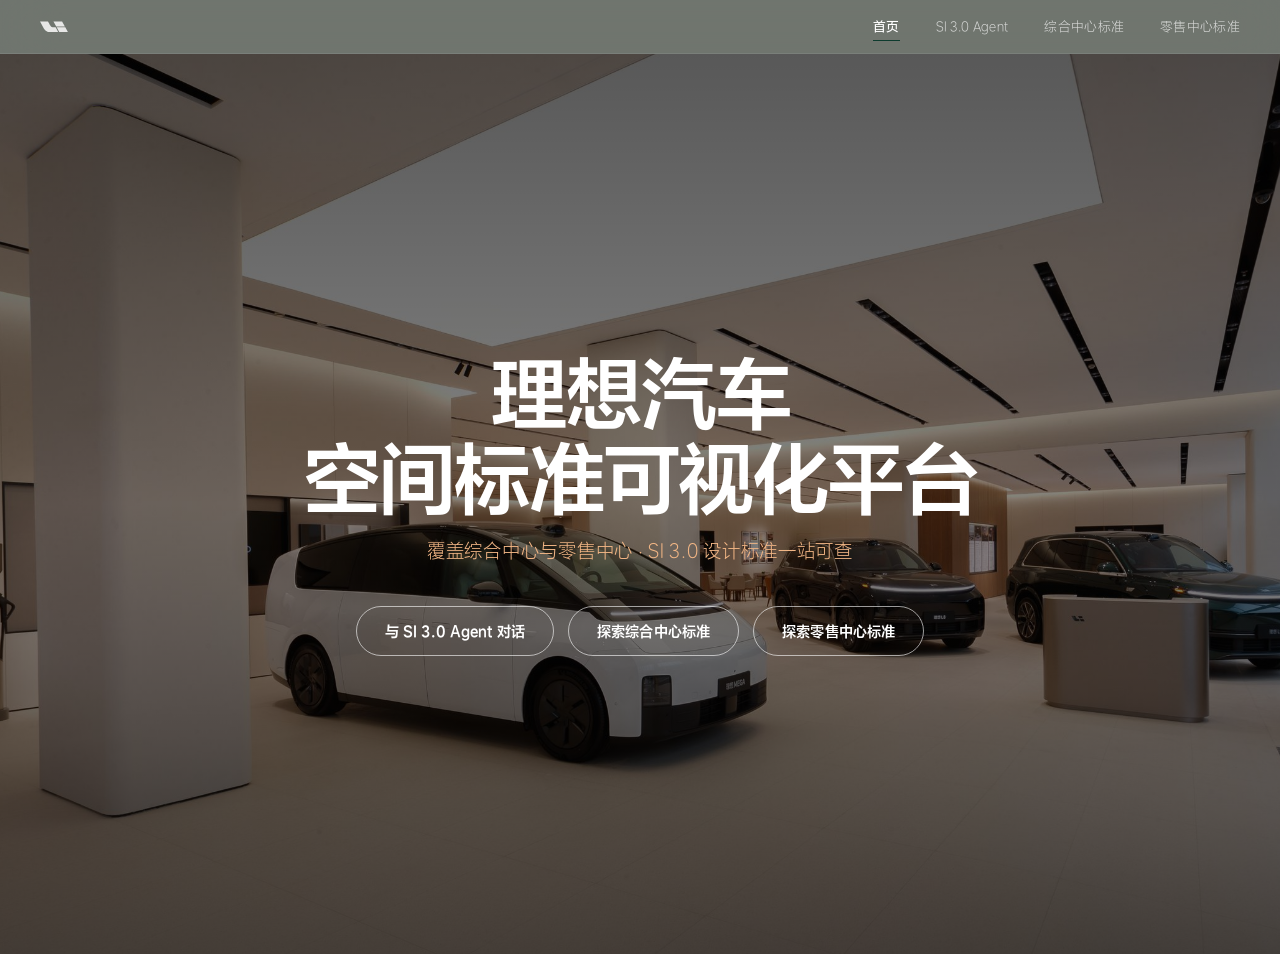
<file: index.html>
<!DOCTYPE html>
<html lang="zh-CN" translate="no">
<head>
  <meta charset="UTF-8">
  <meta name="viewport" content="width=device-width, initial-scale=1.0">
  <meta name="google" content="notranslate">
  <title>理想汽车 SI3.0 空间标准可视化平台</title>
  <link rel="icon" type="image/svg+xml" href="favicon.svg">
  <link rel="stylesheet" href="style.css?v=8">
  <link rel="stylesheet" href="interior.css?v=9">
  <link rel="preload" as="image" href="assets/home/cover.jpg" fetchpriority="high">
</head>
<body>

  <!-- ═══ NAV ═══ -->
  <nav class="nav">
    <div class="nav-inner">
      <div class="nav-logo" id="navLogo" title="返回首页">
        <svg width="54" height="22" viewBox="0 0 49 20" fill="none" xmlns="http://www.w3.org/2000/svg">
          <path fill-rule="evenodd" clip-rule="evenodd" fill="#111110" d="M38.3666 0.736389L43.2286 9.57411H28.2074L23.3684 0.736389H38.3666ZM24.1257 11.0241C22.4057 11.0241 20.617 10.8629 19.5162 9.91939C18.5987 9.20598 18.0941 8.37744 17.5667 7.43397C17.452 7.24681 16.1277 4.82963 15.106 2.96474L15.1055 2.96381C14.4929 1.84564 13.9891 0.926227 13.9204 0.80549H0C0.500179 1.7225 1.00036 2.64336 1.5011 3.56527L1.50114 3.56535L1.50117 3.56539C2.72228 5.81354 3.94676 8.06789 5.1828 10.2876C6.69629 13.0494 8.14103 15.6273 10.7783 17.5144C12.0399 18.4577 13.3698 19.0794 14.9294 19.4707C16.4659 19.839 18.0254 19.8849 19.6076 19.8849H31.9917L27.1299 11.0241H24.1257ZM29.0105 11.0011L33.8725 19.8849H48.8707L43.9857 11.0011H29.0105Z"/>
        </svg>
      </div>
      <div class="nav-links">
        <button class="nav-item active" data-section="home">首页</button>
        <button class="nav-item" data-section="agent">SI 3.0 Agent</button>
        <button class="nav-item" data-section="integrated">综合中心标准</button>
        <button class="nav-item" data-section="retail">零售中心标准</button>
      </div>
    </div>
  </nav>

  <!-- ═══ SECTION 0: 首页 Landing Page ═══ -->
  <section class="section active" id="section-home">
    <div class="home-lp-hero">
      <img src="assets/home/cover.jpg" class="home-lp-bg" alt="理想汽车综合中心" fetchpriority="high">
      <div class="home-lp-overlay"></div>
      <div class="home-lp-body">
        <h1 class="home-lp-title">理想汽车<br>空间标准可视化平台</h1>
        <p class="home-lp-subtitle">覆盖综合中心与零售中心 · SI 3.0 设计标准一站可查</p>
        <div class="home-lp-btns">
          <button id="lpBtnAgent" class="home-lp-btn home-lp-btn-outline">与 SI 3.0 Agent 对话</button>
          <button id="lpBtnIntegrated" class="home-lp-btn home-lp-btn-outline">探索综合中心标准</button>
          <button id="lpBtnRetail" class="home-lp-btn home-lp-btn-outline">探索零售中心标准</button>
        </div>
      </div>
    </div>
  </section>

  <!-- ═══ SECTION 1: SI 3.0 Agent（原首页）═══ -->
  <section class="section" id="section-agent">
    <div class="home-hero">
      <div class="home-hero-grid"></div>
      <div class="home-hero-radial"></div>
      <div class="home-hero-content">
        <h1 class="home-title">
          <span class="title-line">
            <span class="word-reveal" style="--d:0">理想汽车</span>
            <span class="word-reveal" style="--d:1">空间产品</span>
          </span>
          <span class="title-line">
            <span class="word-reveal accent-mint" style="--d:2" translate="no">SI 3.0</span>
            <span class="word-reveal accent-mint" style="--d:3" translate="no">Agent</span>
          </span>
        </h1>
        <div class="agent-card">
          <div class="agent-messages" id="agentMessages"></div>
          <div class="agent-chips" id="agentChips">
            <button class="chip" data-query="标识定位原则">标识定位原则</button>
            <button class="chip" data-query="横楣材料规格">横楣材料规格</button>
            <button class="chip" data-query="幕墙玻璃标准">幕墙玻璃标准</button>
            <button class="chip" data-query="门斗构造要求">门斗构造要求</button>
          </div>
          <div class="agent-input-row">
            <input class="agent-input" id="agentInput" type="text" placeholder="询问 SI 3.0 设计标准..." autocomplete="off">
            <button class="agent-send" id="agentSend">
              <svg width="16" height="16" viewBox="0 0 16 16" fill="none"><path d="M14 8L2 2l3 6-3 6 12-6z" fill="currentColor"/></svg>
            </button>
          </div>
        </div>
      </div>
    </div>
    <div class="home-features">
      <div class="feature-card" data-section="facade">
        <div class="fc-icon">
          <svg width="24" height="24" viewBox="0 0 24 24" fill="none"><rect x="3" y="3" width="18" height="18" rx="2" stroke="currentColor" stroke-width="1.5" fill="none"/><path d="M3 9h18M9 9v12" stroke="currentColor" stroke-width="1.2"/></svg>
        </div>
        <div class="fc-body">
          <div class="fc-title">外立面标准查询</div>
          <div class="fc-desc">交互式建筑立面，点击热点获取标识、横楣、幕墙、门斗设计规范</div>
        </div>
        <div class="fc-arrow">→</div>
      </div>
      <div class="feature-card" data-section="interior">
        <div class="fc-icon">
          <svg width="24" height="24" viewBox="0 0 24 24" fill="none"><rect x="3" y="4" width="18" height="16" rx="2" stroke="currentColor" stroke-width="1.5" fill="none"/><path d="M8 10h8M8 14h5" stroke="currentColor" stroke-width="1.2"/></svg>
        </div>
        <div class="fc-body">
          <div class="fc-title">室内空间设计</div>
          <div class="fc-desc">展厅、交付中心室内设计标准与空间配置规范</div>
        </div>
        <div class="fc-arrow">→</div>
      </div>
      <div class="feature-card fc-soon">
        <div class="fc-icon">
          <svg width="24" height="24" viewBox="0 0 24 24" fill="none"><circle cx="12" cy="12" r="3" stroke="currentColor" stroke-width="1.5" fill="none"/><path d="M12 2v3M12 19v3M2 12h3M19 12h3M4.2 4.2l2.1 2.1M17.7 17.7l2.1 2.1M17.7 6.3l-2.1 2.1M6.3 17.7l-2.1 2.1" stroke="currentColor" stroke-width="1.5"/></svg>
        </div>
        <div class="fc-body">
          <div class="fc-title">智能生成 <span translate="no">Agent</span></div>
          <div class="fc-desc">输入项目参数，自动生成符合 SI 3.0 标准的外立面方案</div>
        </div>
        <div class="fc-badge">即将推出</div>
      </div>
    </div>
    <footer class="home-footer">© 2026 理想汽车 · 空间设计标准 SI 3.0</footer>
  </section>

  <!-- ═══ SECTION 1: 综合中心标准 落地页 ═══ -->
  <section class="section" id="section-integrated">
    <div class="split-hero">
      <div class="split-panel" id="splitIntFacade">
        <img class="split-panel-bg" src="assets/标准封面图/综合中心外立面.jpg" alt="理想汽车综合中心外立面标准封面" loading="lazy">
        <div class="split-panel-overlay"></div>
        <div class="split-panel-content">
          <div class="split-panel-title">综合中心外立面标准</div>
          <div class="split-panel-desc">交互式建筑立面 · 标识 / 灯光 / 横楣 / 幕墙 / 门斗</div>
          <div class="split-panel-cta">进入 →</div>
        </div>
      </div>
      <div class="split-panel" id="splitIntInterior">
        <img class="split-panel-bg" src="assets/标准封面图/综合中心室内.jpg" alt="理想汽车综合中心室内标准封面" loading="lazy">
        <div class="split-panel-overlay"></div>
        <div class="split-panel-content">
          <div class="split-panel-title">综合中心室内标准</div>
          <div class="split-panel-desc">交互式室内标准 · 空间 / 材料 / 设计</div>
          <div class="split-panel-cta">进入 →</div>
        </div>
      </div>
    </div>
  </section>

  <!-- ═══ SECTION 2: 外立面标准 ═══ -->
  <section class="section" id="section-facade">

    <!-- Hero -->
    <div class="hero-wrap">
      <div class="hero-container">
        <img src="assets/facade.jpg" alt="理想汽车综合中心外立面" class="facade-img" draggable="false" loading="lazy">

        <!-- Click zones — recalibrated v3 from facade.jpg pixel analysis (4000×2000, building starts y=40%) -->
        <div class="hotspot-zones">
          <!-- 幕墙 z:3 — glass curtain wall: y 53%→78% -->
          <div class="hz" data-id="muqiang"    style="left:0;top:53%;width:100%;height:25%;z-index:3"></div>
          <!-- 横楣 z:4 — wave panel band: y 41%→51% -->
          <div class="hz" data-id="hengmei"   style="left:0;top:41%;width:100%;height:10%;z-index:4"></div>
          <!-- 灯光 top z:5 — top cornice LED strip: y 36%→41% -->
          <div class="hz" data-id="dengguang" style="left:0;top:36%;width:100%;height:5%;z-index:5"></div>
          <!-- 灯光 bottom z:5 — bottom cornice LED strip: y 51%→53.5% -->
          <div class="hz" data-id="dengguang" style="left:0;top:51%;width:100%;height:2.5%;z-index:5"></div>
          <!-- 标识 Logo z:6 — Li Auto logo center: x 44%→56%, y 41%→48% -->
          <div class="hz" data-id="biaoshi"   style="left:44%;top:41%;width:12%;height:7%;z-index:6"></div>
          <!-- 标识 名称牌 z:6 — 理想综合中心 sign: x 82%→95%, y 41%→51% -->
          <div class="hz" data-id="biaoshi"   style="left:82%;top:41%;width:13%;height:10%;z-index:6"></div>
          <!-- 门斗 z:7 — entrance vestibule: x 42%→58%, y 53%→69% -->
          <div class="hz" data-id="mendou"    style="left:42%;top:53%;width:16%;height:16%;z-index:7"></div>
          <!-- 标识 门斗发光字 z:8 — luminous sign above door: x 44%→56%, y 53%→57% -->
          <div class="hz" data-id="biaoshi"   style="left:44%;top:53%;width:12%;height:4%;z-index:8"></div>
        </div>

        <!-- Visual indicators: label → stem → dot (dot anchored at top:xx%) -->
        <div class="hotspot-indicators">
          <div class="hi" data-id="biaoshi"   style="left:48.5%;top:44%">
            <div class="hi-ring"></div>
            <div class="hi-dot"></div>
            <div class="hi-label">标识</div>
          </div>
          <div class="hi" data-id="dengguang" style="left:20%;top:39%">
            <div class="hi-ring"></div>
            <div class="hi-dot"></div>
            <div class="hi-label">灯光</div>
          </div>
          <div class="hi" data-id="hengmei"   style="left:7%;top:46%">
            <div class="hi-ring"></div>
            <div class="hi-dot"></div>
            <div class="hi-label">横楣</div>
          </div>
          <div class="hi" data-id="muqiang"   style="left:90%;top:65%">
            <div class="hi-ring"></div>
            <div class="hi-dot"></div>
            <div class="hi-label">幕墙</div>
          </div>
          <div class="hi" data-id="mendou"    style="left:48.5%;top:62%">
            <div class="hi-ring"></div>
            <div class="hi-dot"></div>
            <div class="hi-label">门斗</div>
          </div>
        </div>

        <!-- Guide button (replaced by nav mega menu) -->
        <div class="guide-wrap" id="guideWrap" style="display:none">
          <button class="guide-btn" id="guideBtn">
            <svg width="14" height="12" viewBox="0 0 14 12" fill="none"><rect y="0" width="14" height="1.5" rx="0.75" fill="currentColor"/><rect y="5" width="14" height="1.5" rx="0.75" fill="currentColor"/><rect y="10" width="14" height="1.5" rx="0.75" fill="currentColor"/></svg>
            指南
          </button>
          <div class="guide-dropdown hidden" id="guideDropdown">
            <div class="guide-item" data-id="biaoshi">
              <svg class="gd-icon" viewBox="0 0 16 16"><rect x="2" y="2" width="12" height="12" rx="2" stroke="currentColor" stroke-width="1.5" fill="none"/><path d="M5 8h6M8 5v6" stroke="currentColor" stroke-width="1.5"/></svg>
              标识定位原则
            </div>
            <div class="guide-item" data-id="dengguang">
              <svg class="gd-icon" viewBox="0 0 16 16"><circle cx="8" cy="8" r="3" stroke="currentColor" stroke-width="1.5" fill="none"/><path d="M8 2v1M8 13v1M2 8h1M13 8h1M3.5 3.5l.7.7M11.8 11.8l.7.7M11.8 4.2l-.7.7M4.2 11.8l-.7.7" stroke="currentColor" stroke-width="1.5"/></svg>
              灯光设计标准
            </div>
            <div class="guide-item" data-id="hengmei">
              <svg class="gd-icon" viewBox="0 0 16 16"><path d="M2 5c2-2 4 2 6 0s4-2 6 0M2 9c2-2 4 2 6 0s4-2 6 0" stroke="currentColor" stroke-width="1.5" fill="none"/></svg>
              横楣设计规范
            </div>
            <div class="guide-item" data-id="muqiang">
              <svg class="gd-icon" viewBox="0 0 16 16"><rect x="2" y="2" width="12" height="12" rx="1" stroke="currentColor" stroke-width="1.5" fill="none"/><path d="M2 8h12M8 2v12" stroke="currentColor" stroke-width="1"/></svg>
              幕墙饰面标准
            </div>
            <div class="guide-item" data-id="mendou">
              <svg class="gd-icon" viewBox="0 0 16 16"><path d="M4 14V6l4-4 4 4v8" stroke="currentColor" stroke-width="1.5" fill="none"/><rect x="6" y="9" width="4" height="5" stroke="currentColor" stroke-width="1.2" fill="none"/></svg>
              门斗构造细则
            </div>
          </div>
        </div>
      </div>

      <!-- Hero text -->
      <div class="hero-text">
        <h1 class="hero-title">交互式外立面标准</h1>
        <p class="hero-sub">点击建筑上的热点查看设计标准细节</p>
        <div class="scroll-hint">
          <svg width="16" height="20" viewBox="0 0 16 20" fill="none"><rect x="5.5" y="0.5" width="5" height="9" rx="2.5" stroke="#999" stroke-width="1"/><circle cx="8" cy="4" r="1.5" fill="#999"/><path d="M4 13l4 4 4-4" stroke="#999" stroke-width="1.2"/></svg>
          向下滑动查看设计总览
        </div>
      </div>
    </div>

    <!-- ─── Overview sections ─── -->
    <div class="overview-wrap">
      <h2 class="overview-heading">外观设计总览</h2>

      <!-- 设计理念 -->
      <div class="overview-row reveal">
        <div class="overview-left">
          <h3 class="overview-sub-title">设计理念</h3>
          <p class="overview-desc">临街展示面：科技感、通透性、统一性。</p>
        </div>
        <div class="overview-right">
          <div class="photo-grid">
            <div class="photo-cell"><img src="assets/overview/photo1.jpg" alt="横楣波浪板立面" loading="lazy"></div>
            <div class="photo-cell"><img src="assets/overview/photo2.jpg" alt="幕墙通透立面" loading="lazy"></div>
            <div class="photo-cell"><img src="assets/overview/photo3.jpg" alt="铝板幕墙立面" loading="lazy"></div>
          </div>
        </div>
      </div>

      <!-- 构成元素 -->
      <div class="overview-row reveal">
        <div class="overview-left">
          <h3 class="overview-sub-title">构成元素</h3>
          <ul class="overview-list">
            <li>外立面由标识、横楣、幕墙三大元素构成；</li>
            <li>一般情况下三种元素都为必选，其中墙体材质需结合预算选用铝塑板或铝单板。</li>
          </ul>
        </div>
        <div class="overview-right">
          <div class="material-grid">

            <!-- ── 标识 ── -->
            <div class="material-col">
              <div class="mcol-head">标识</div>
              <div class="mcard required">
                <div class="mswatch"><img src="assets/overview/biaoshi-swatch-1.jpg" alt="一级标识" loading="lazy"></div>
                <div class="mname">一级标识</div>
                <div class="mspec">颜色：LED灯（正发光）<br>材料：5mm 乳白色亚克力<br>色温：6500K</div>
              </div>
              <div class="mcard required">
                <div class="mswatch"><img src="assets/overview/biaoshi-swatch-2.jpg" alt="二级标识" loading="lazy"></div>
                <div class="mname">二级标识</div>
                <div class="mspec">颜色：LED灯（正发光）<br>材料：5mm 乳白色亚克力<br>色温：6500K</div>
              </div>
              <div class="mcard optional">
                <div class="mswatch"><img src="assets/overview/biaoshi-swatch-3.jpg" alt="三级标识" loading="lazy"></div>
                <div class="mname">三级标识</div>
                <div class="mspec">颜色：LED灯（正发光）<br>材料：5mm 乳白色亚克力<br>色温：6500K</div>
              </div>
            </div>

            <!-- ── 门楣 ── -->
            <div class="material-col">
              <div class="mcol-head">门楣</div>
              <div class="mcard required">
                <div class="mswatch"><img src="assets/overview/hengmei-swatch-1.jpg" alt="波浪板" loading="lazy"></div>
                <div class="mname">波浪板</div>
                <div class="mspec">规格：直径70mm<br>颜色：鼠灰-JX816<br>吉祥铝塑板色卡</div>
              </div>
              <div class="mcard required">
                <div class="mswatch"><img src="assets/overview/hengmei-swatch-2.jpg" alt="铝塑板/铝单板" loading="lazy"></div>
                <div class="mname">铝塑板 / 铝单板</div>
                <div class="mspec">颜色：珠珠灰-JX815<br>（吉祥铝塑板色卡）</div>
              </div>
              <div class="mcard required">
                <div class="mswatch"><img src="assets/overview/hengmei-swatch-3.jpg" alt="洗墙灯" loading="lazy"></div>
                <div class="mname">洗墙灯</div>
                <div class="mspec">材料：LED 线条灯（待定）<br>色温：5500K</div>
              </div>
            </div>

            <!-- ── 幕墙 ── -->
            <div class="material-col">
              <div class="mcol-head">幕墙</div>
              <div class="mcard required">
                <div class="mswatch"><img src="assets/overview/muqiang-swatch-1.jpg" alt="铝塑板/铝单板" loading="lazy"></div>
                <div class="mname">铝塑板 / 铝单板</div>
                <div class="mspec">颜色：珠珠灰-JX815<br>（吉祥铝塑板色卡）</div>
              </div>
              <div class="mcard required">
                <div class="mswatch"><img src="assets/overview/muqiang-swatch-2.jpg" alt="透明玻璃" loading="lazy"></div>
                <div class="mname">透明玻璃</div>
                <div class="mspec">材料：双层钢化玻璃（夹胶或中空）<br>颜色：超白 / 普白<br>透光率75%以上</div>
              </div>
            </div>

          </div><!-- /material-grid -->

          <div class="mat-legend">
            <span class="leg-req">● 必选</span>
            <span class="leg-opt">○ 方案决定</span>
          </div>
        </div>
      </div>

    </div>
  </section>

  <!-- ═══ SECTION 3: 室内标准 ═══ -->
  <section class="section" id="section-interior">

    <!-- ① 360° 虚拟漫游 Hero -->
    <div class="int-hero" id="int-heroSection">
      <div class="int-hero-scene-overlay" id="int-heroSceneOverlay"></div>
      <div class="int-hero-pan-hint" id="int-heroPanHint">
        <span class="int-hero-pan-text">拖拽探索 360° 空间</span>
        <div class="int-hero-pan-arrows">
          <svg width="36" height="36" viewBox="0 0 36 36" fill="none" stroke="rgba(255,255,255,.6)" stroke-width="1.4" stroke-linecap="round" stroke-linejoin="round">
            <path d="M18 4 L18 8M18 28 L18 32M4 18 L8 18M28 18 L32 18"/>
            <path d="M18 4 L15 7M18 4 L21 7M18 32 L15 29M18 32 L21 29M4 18 L7 15M4 18 L7 21M32 18 L29 15M32 18 L29 21"/>
            <circle cx="18" cy="18" r="6" stroke-dasharray="3 2"/>
          </svg>
        </div>
      </div>
    </div>
    <div class="hero-text">
      <h1 class="hero-title">交互式室内标准</h1>
      <p class="hero-sub">点击热点查看室内设计标准细节</p>
      <div class="scroll-hint">
        <svg width="16" height="20" viewBox="0 0 16 20" fill="none"><rect x="5.5" y="0.5" width="5" height="9" rx="2.5" stroke="#999" stroke-width="1"/><circle cx="8" cy="4" r="1.5" fill="#999"/><path d="M4 13l4 4 4-4" stroke="#999" stroke-width="1.2"/></svg>
        向下滑动查看设计总览
      </div>
    </div>

    <!-- ② 设计原则介绍 -->
    <section class="int-philosophy">
      <div class="container">
        <span class="int-eyebrow fade-up">理想汽车 SI3.0</span>
        <h2 class="int-display-title fade-up" data-delay="1">室内设计原则</h2>
      </div>
    </section>

    <!-- ③ 三大版块卡片 -->
    <section class="int-zones-section">
      <div class="container">
        <div class="int-zones-grid">
          <div class="int-zone-card fade-up" data-delay="1" onclick="location.href='interior-overview.html'">
            <div class="int-zone-bar" style="background:#004724"></div>
            <div class="int-zone-name">室内设计原则</div>
            <div class="int-zone-desc">从设计总览到模块与软装原则，涵盖各功能分区的室内设计完整体系。</div>
            <div class="int-zone-link">点击查看具体信息</div>
            <div class="int-zone-ghost">01</div>
          </div>
          <div class="int-zone-card fade-up" data-delay="2">
            <div class="int-zone-bar" style="background:#004724"></div>
            <div class="int-zone-name">空间系统原则</div>
            <div class="int-zone-desc">照明系统与标识系统规范，构建理想门店完整的空间体验框架。</div>
            <div class="int-zone-link" style="color:#ddd">即将推出</div>
            <div class="int-zone-ghost">02</div>
          </div>
          <div class="int-zone-card fade-up" data-delay="3">
            <div class="int-zone-bar" style="background:#004724"></div>
            <div class="int-zone-name">材料与节点</div>
            <div class="int-zone-desc">主材、五金清单及各类节点详图，为施工落地提供精准的材料与工艺依据。</div>
            <div class="int-zone-link" style="color:#ddd">即将推出</div>
            <div class="int-zone-ghost">03</div>
          </div>
        </div>
      </div>
    </section>

    <!-- detail content lives in interior-overview.html -->

  </section>

  <!-- ═══ SECTION 4: 零售中心标准 落地页 ═══ -->
  <section class="section" id="section-retail">
    <div class="split-hero">
      <div class="split-panel split-panel--disabled">
        <img src="assets/标准封面图/零售中心外立面..jpg" class="split-panel-bg" alt="理想汽车零售中心外立面标准封面" loading="lazy">
        <div class="split-panel-overlay"></div>
        <div class="split-panel-content">
          <div class="split-panel-title">零售中心外立面标准</div>
          <div class="split-panel-desc">零售中心外立面设计规范</div>
        </div>
      </div>
      <div class="split-panel split-panel--disabled">
        <img src="assets/标准封面图/零售中心室内.jpg" class="split-panel-bg" alt="理想汽车零售中心室内标准封面" loading="lazy">
        <div class="split-panel-overlay"></div>
        <div class="split-panel-content">
          <div class="split-panel-title">零售中心室内标准</div>
          <div class="split-panel-desc">零售中心室内设计规范</div>
        </div>
      </div>
    </div>
  </section>

  <!-- ═══ MODAL ═══ -->
  <div class="modal-overlay hidden" id="modalOverlay">
    <div class="modal-card" id="modalCard">
      <button class="modal-close" id="modalClose">×</button>
      <h2 class="modal-title" id="modalTitle"></h2>
      <div class="modal-divider"></div>
      <div class="modal-body" id="modalBody"></div>
    </div>
  </div>


  <div id="globalToast" class="global-toast"></div>

  <script src="three.min.js" defer></script>
  <script src="data.js" defer></script>
  <script src="main.js" defer></script>
</body>
</html>
</file>
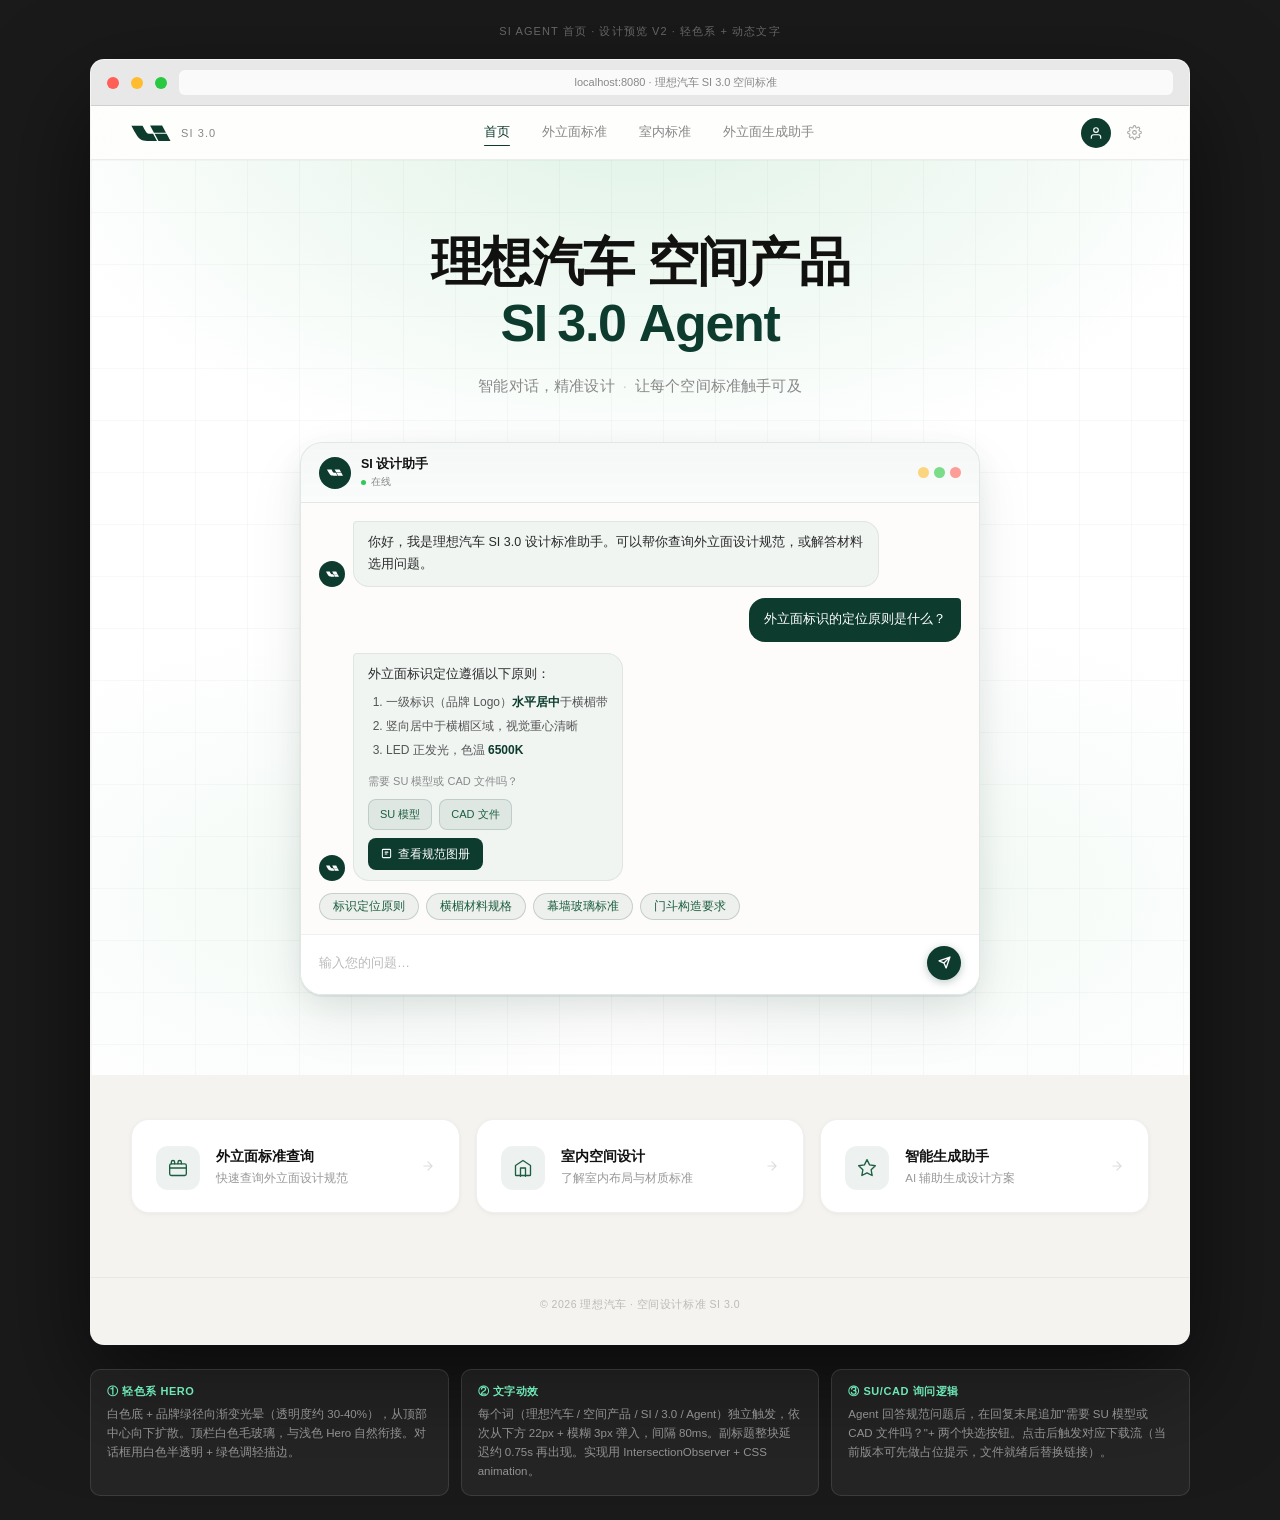
<file: .superpowers/brainstorm/2478-1777000662/content/design-preview-v2.html>
<!DOCTYPE html>
<html lang="zh-CN">
<head>
<meta charset="UTF-8">
<meta name="viewport" content="width=device-width, initial-scale=1.0">
<title>SI Agent 首页设计预览 v2</title>
<style>
  * { box-sizing: border-box; margin: 0; padding: 0; }
  body {
    font-family: "PingFang SC", "Hiragino Sans GB", "Microsoft YaHei", -apple-system, sans-serif;
    background: #1a1a1a;
    color: #fff;
    padding: 24px;
    min-height: 100vh;
    display: flex;
    flex-direction: column;
    align-items: center;
    gap: 20px;
  }

  .preview-label {
    font-size: 11px;
    letter-spacing: 0.1em;
    text-transform: uppercase;
    color: rgba(255,255,255,0.35);
    text-align: center;
  }

  .browser-frame {
    width: 100%;
    max-width: 1100px;
    background: #f4f3ef;
    border-radius: 14px;
    overflow: hidden;
    box-shadow: 0 40px 100px rgba(0,0,0,0.6);
    border: 1px solid rgba(255,255,255,0.08);
  }

  .browser-chrome {
    background: #e8e8e8;
    padding: 10px 16px;
    display: flex;
    align-items: center;
    gap: 12px;
    border-bottom: 1px solid rgba(0,0,0,0.1);
  }
  .dot { width: 12px; height: 12px; border-radius: 50%; }
  .dot-r { background: #FF5F57; } .dot-y { background: #FEBC2E; } .dot-g { background: #28C840; }
  .url-bar {
    flex: 1;
    background: rgba(255,255,255,0.8);
    border-radius: 6px;
    padding: 5px 12px;
    font-size: 11px;
    color: #888;
    text-align: center;
  }

  /* ══════════════════════════════
     NAV — gradient to white
  ══════════════════════════════ */
  .nav {
    position: sticky;
    top: 0;
    background: rgba(255,255,255,0.85);
    backdrop-filter: saturate(200%) blur(24px);
    -webkit-backdrop-filter: saturate(200%) blur(24px);
    padding: 0 40px;
    height: 54px;
    display: flex;
    align-items: center;
    justify-content: space-between;
    border-bottom: 0.5px solid rgba(0,0,0,0.07);
    z-index: 100;
  }
  .nav-left { display: flex; align-items: center; gap: 10px; cursor: pointer; }
  .nav-brand-si { font-size: 11px; font-weight: 500; color: #888; letter-spacing: 0.1em; }

  .nav-links { display: flex; gap: 32px; }
  .nav-link { font-size: 12.5px; color: #888; position: relative; padding: 4px 0; cursor: pointer; transition: color 0.2s; }
  .nav-link:hover { color: #111; }
  .nav-link.active { color: #0D3B2E; font-weight: 500; }
  .nav-link.active::after { content:''; position:absolute; bottom:-1px; left:0; right:0; height:1.5px; background:#0D3B2E; border-radius:1px; }

  .nav-right { display: flex; align-items: center; gap: 8px; }
  .nav-avatar { width: 30px; height: 30px; border-radius: 50%; background: #0D3B2E; display: flex; align-items: center; justify-content: center; cursor: pointer; }
  .nav-settings { width: 30px; height: 30px; border-radius: 50%; display: flex; align-items: center; justify-content: center; cursor: pointer; color: #aaa; }
  .nav-settings:hover { background: rgba(0,0,0,0.05); color: #444; }

  /* ══════════════════════════════
     HERO — light green gradient
  ══════════════════════════════ */
  .hero {
    position: relative;
    padding: 72px 40px 80px;
    display: flex;
    flex-direction: column;
    align-items: center;
    overflow: hidden;
    /* Light warm-green radial gradient */
    background:
      radial-gradient(ellipse 90% 70% at 50% -10%, rgba(167,220,185,0.38) 0%, transparent 65%),
      radial-gradient(ellipse 60% 50% at 20% 80%, rgba(167,220,185,0.12) 0%, transparent 60%),
      radial-gradient(ellipse 60% 50% at 80% 80%, rgba(167,220,185,0.12) 0%, transparent 60%),
      #ffffff;
  }

  /* Very subtle architectural mesh */
  .hero::before {
    content: '';
    position: absolute; inset: 0;
    background-image:
      linear-gradient(rgba(13,59,46,0.03) 1px, transparent 1px),
      linear-gradient(90deg, rgba(13,59,46,0.03) 1px, transparent 1px);
    background-size: 52px 52px;
    pointer-events: none;
  }

  .hero-content {
    position: relative;
    z-index: 1;
    text-align: center;
    margin-bottom: 44px;
  }

  /* Apple-style word-by-word reveal animation */
  .hero-title {
    font-size: clamp(38px, 5vw, 52px);
    font-weight: 700;
    line-height: 1.18;
    color: #111110;
    margin-bottom: 18px;
    letter-spacing: -0.025em;
    perspective: 600px;
  }

  .hero-title .line1 { display: block; }
  .hero-title .line2 { display: block; color: #0D3B2E; }

  .word {
    display: inline-block;
    opacity: 0;
    transform: translateY(22px);
    filter: blur(3px);
    animation: wordReveal 0.65s cubic-bezier(0.34, 1.15, 0.64, 1) forwards;
  }

  /* staggered delays for each word */
  .w1  { animation-delay: 0.05s; }
  .w2  { animation-delay: 0.13s; }
  .w3  { animation-delay: 0.21s; }
  .w4  { animation-delay: 0.29s; }
  .w5  { animation-delay: 0.37s; }
  .w6  { animation-delay: 0.45s; }
  .w7  { animation-delay: 0.53s; }
  .w8  { animation-delay: 0.60s; }

  @keyframes wordReveal {
    from { opacity: 0; transform: translateY(22px); filter: blur(3px); }
    to   { opacity: 1; transform: translateY(0);    filter: blur(0); }
  }

  .hero-sub {
    font-size: 15px;
    color: #888;
    line-height: 1.7;
    letter-spacing: 0.01em;
    opacity: 0;
    transform: translateY(14px);
    animation: wordReveal 0.6s cubic-bezier(0.34, 1.15, 0.64, 1) 0.75s forwards;
  }
  .hero-sub .sep { color: #ccc; margin: 0 8px; }

  /* ══════════════════════════════
     AGENT CARD — light, crisp
  ══════════════════════════════ */
  .agent-wrap {
    position: relative;
    z-index: 1;
    width: 100%;
    max-width: 680px;
    opacity: 0;
    transform: translateY(20px);
    animation: wordReveal 0.65s cubic-bezier(0.34, 1.15, 0.64, 1) 0.9s forwards;
  }

  .agent-card {
    background: rgba(255,255,255,0.92);
    backdrop-filter: blur(20px) saturate(180%);
    -webkit-backdrop-filter: blur(20px) saturate(180%);
    border: 0.5px solid rgba(13,59,46,0.12);
    border-radius: 22px;
    overflow: hidden;
    box-shadow:
      0 2px 0 0 rgba(13,59,46,0.06),
      0 8px 32px rgba(13,59,46,0.08),
      0 24px 60px rgba(0,0,0,0.07);
  }

  /* Card header — very light green tint */
  .agent-hd {
    background: linear-gradient(180deg, rgba(13,59,46,0.04) 0%, rgba(13,59,46,0.02) 100%);
    border-bottom: 0.5px solid rgba(13,59,46,0.08);
    padding: 13px 18px;
    display: flex;
    align-items: center;
    justify-content: space-between;
  }
  .agent-hd-l { display: flex; align-items: center; gap: 10px; }
  .agent-av {
    width: 32px; height: 32px;
    border-radius: 50%;
    background: #0D3B2E;
    display: flex; align-items: center; justify-content: center;
    flex-shrink: 0;
  }
  .agent-name { font-size: 12.5px; font-weight: 600; color: #111; margin-bottom: 2px; }
  .agent-status { display: flex; align-items: center; gap: 5px; font-size: 10px; color: #888; }
  .status-dot { width: 5px; height: 5px; border-radius: 50%; background: #34C759; }
  .win-dots { display: flex; gap: 5px; }
  .wd { width: 11px; height: 11px; border-radius: 50%; opacity: 0.6; }

  /* Messages */
  .agent-msgs {
    padding: 18px 18px 12px;
    display: flex;
    flex-direction: column;
    gap: 11px;
    background: #fdfcfa;
  }

  .msg-row { display: flex; align-items: flex-end; gap: 8px; }
  .msg-row.user { flex-direction: row-reverse; }

  .msg-av {
    width: 26px; height: 26px;
    border-radius: 50%;
    background: #0D3B2E;
    display: flex; align-items: center; justify-content: center;
    flex-shrink: 0;
  }
  .msg-av svg { width: 13px; height: 6px; }

  .msg-bubble {
    max-width: 82%;
    padding: 10px 14px;
    border-radius: 4px 16px 16px 16px;
    font-size: 12.5px;
    line-height: 1.75;
    color: #2a2a2a;
    background: #f0f5f2;
    border: 0.5px solid rgba(13,59,46,0.08);
  }
  .msg-row.user .msg-bubble {
    border-radius: 16px 4px 16px 16px;
    background: #0D3B2E;
    color: white;
    border-color: transparent;
  }

  .msg-bubble ol { padding-left: 18px; margin-top: 6px; }
  .msg-bubble li { margin-bottom: 3px; font-size: 12px; color: #555; }
  .msg-bubble strong { color: #0D3B2E; font-weight: 600; }

  .msg-cta-btn {
    display: inline-flex;
    align-items: center;
    gap: 6px;
    margin-top: 10px;
    padding: 6px 13px;
    background: #0D3B2E;
    border-radius: 8px;
    font-size: 11.5px;
    color: white;
    font-weight: 500;
    cursor: pointer;
  }

  /* Chips */
  .chips {
    padding: 0 18px 14px;
    display: flex;
    gap: 7px;
    flex-wrap: wrap;
    background: #fdfcfa;
  }
  .chip {
    font-size: 11.5px;
    font-weight: 500;
    color: #1B5E40;
    background: rgba(13,59,46,0.06);
    border: 0.5px solid rgba(13,59,46,0.18);
    border-radius: 20px;
    padding: 5px 13px;
    cursor: pointer;
    transition: all 0.18s;
  }
  .chip:hover { background: #0D3B2E; color: white; }

  /* Input */
  .agent-input-row {
    display: flex;
    align-items: center;
    gap: 10px;
    padding: 11px 18px 14px;
    border-top: 0.5px solid rgba(0,0,0,0.06);
    background: rgba(255,255,255,0.8);
  }
  .ph { flex: 1; font-size: 13px; color: #bbb; }
  .send-btn {
    width: 34px; height: 34px;
    border-radius: 50%;
    background: #0D3B2E;
    display: flex; align-items: center; justify-content: center;
    box-shadow: 0 2px 8px rgba(13,59,46,0.28);
  }

  /* ══════════════════════════════
     FEATURE CARDS
  ══════════════════════════════ */
  .cards-section {
    background: #F4F3EF;
    padding: 44px 40px 64px;
  }
  .cards-grid {
    display: grid;
    grid-template-columns: repeat(3, 1fr);
    gap: 16px;
    max-width: 1020px;
    margin: 0 auto;
  }
  .fcard {
    background: white;
    border-radius: 18px;
    padding: 26px 24px 22px;
    display: flex;
    align-items: center;
    gap: 16px;
    border: 0.5px solid rgba(0,0,0,0.06);
    box-shadow: 0 1px 4px rgba(0,0,0,0.05);
    cursor: pointer;
    transition: all 0.28s cubic-bezier(0.25,0.46,0.45,0.94);
  }
  .fcard:hover { transform: translateY(-4px); box-shadow: 0 10px 28px rgba(13,59,46,0.1); border-color: rgba(13,59,46,0.12); }

  .fcard-icon {
    width: 44px; height: 44px;
    border-radius: 12px;
    background: rgba(13,59,46,0.07);
    display: flex; align-items: center; justify-content: center; flex-shrink: 0;
    transition: background 0.25s;
  }
  .fcard:hover .fcard-icon { background: rgba(13,59,46,0.13); }
  .fcard-icon svg { width: 20px; height: 20px; stroke: #1B5E40; fill: none; stroke-width: 1.6; stroke-linecap: round; stroke-linejoin: round; }
  .fcard-body { flex: 1; }
  .fcard-title { font-size: 13.5px; font-weight: 600; color: #111; margin-bottom: 4px; }
  .fcard-desc { font-size: 11.5px; color: #999; line-height: 1.5; }
  .fcard-arrow { color: #ddd; transition: color 0.22s, transform 0.28s; }
  .fcard:hover .fcard-arrow { color: #1B5E40; transform: translateX(4px); }

  /* Footer */
  .footer { background: #F4F3EF; text-align: center; padding: 0 40px 32px; font-size: 10.5px; color: #bbb; letter-spacing: 0.05em; border-top: 0.5px solid rgba(0,0,0,0.05); padding-top: 20px; }

  /* Annotations */
  .annotations {
    width: 100%; max-width: 1100px;
    display: grid; grid-template-columns: repeat(3,1fr); gap: 12px; margin-top: 4px;
  }
  .ann { background: rgba(255,255,255,0.05); border: 0.5px solid rgba(255,255,255,0.1); border-radius: 10px; padding: 14px 16px; }
  .ann-title { font-size: 11px; font-weight: 600; color: #6EE7B7; letter-spacing: 0.05em; margin-bottom: 6px; text-transform: uppercase; }
  .ann-body { font-size: 11.5px; color: rgba(255,255,255,0.5); line-height: 1.65; }
</style>
</head>
<body>

<p class="preview-label">SI AGENT 首页 · 设计预览 v2 · 轻色系 + 动态文字</p>

<div class="browser-frame">
  <div class="browser-chrome">
    <div class="dot dot-r"></div><div class="dot dot-y"></div><div class="dot dot-g"></div>
    <div class="url-bar">localhost:8080 · 理想汽车 SI 3.0 空间标准</div>
  </div>

  <!-- NAV -->
  <div class="nav">
    <div class="nav-left">
      <svg width="40" height="16" viewBox="0 0 49 20" fill="none"><path fill-rule="evenodd" clip-rule="evenodd" fill="#0D3B2E" d="M38.4 0.7L43.2 9.6H28.2L23.4 0.7H38.4ZM24.1 11C22.4 11 20.6 10.9 19.5 9.9C18.6 9.2 18.1 8.4 17.6 7.4C17.5 7.2 16.1 4.8 15.1 3L15.1 2.96C14.5 1.85 14 0.93 13.9 0.8H0C0.5 1.7 1 2.6 1.5 3.6C2.7 5.8 3.9 8.1 5.2 10.3C6.7 13 8.1 15.6 10.8 17.5C12 18.5 13.4 19.1 14.9 19.5C16.5 19.8 18 19.9 19.6 19.9H32L27.1 11H24.1ZM29 11L33.9 19.9H48.9L44 11H29Z"/></svg>
      <span class="nav-brand-si">SI 3.0</span>
    </div>
    <div class="nav-links">
      <span class="nav-link active">首页</span>
      <span class="nav-link">外立面标准</span>
      <span class="nav-link">室内标准</span>
      <span class="nav-link">外立面生成助手</span>
    </div>
    <div class="nav-right">
      <div class="nav-avatar">
        <svg width="14" height="14" viewBox="0 0 24 24" fill="none" stroke="white" stroke-width="2" stroke-linecap="round" stroke-linejoin="round"><path d="M20 21v-2a4 4 0 00-4-4H8a4 4 0 00-4 4v2"/><circle cx="12" cy="7" r="4"/></svg>
      </div>
      <div class="nav-settings">
        <svg width="15" height="15" viewBox="0 0 24 24" fill="none" stroke="currentColor" stroke-width="1.8" stroke-linecap="round" stroke-linejoin="round"><circle cx="12" cy="12" r="3"/><path d="M19.4 15a1.65 1.65 0 00.33 1.82l.06.06a2 2 0 010 2.83 2 2 0 01-2.83 0l-.06-.06a1.65 1.65 0 00-1.82-.33 1.65 1.65 0 00-1 1.51V21a2 2 0 01-4 0v-.09A1.65 1.65 0 009 19.4a1.65 1.65 0 00-1.82.33l-.06.06a2 2 0 01-2.83-2.83l.06-.06A1.65 1.65 0 004.68 15a1.65 1.65 0 00-1.51-1H3a2 2 0 010-4h.09A1.65 1.65 0 004.6 9a1.65 1.65 0 00-.33-1.82l-.06-.06a2 2 0 012.83-2.83l.06.06A1.65 1.65 0 009 4.68a1.65 1.65 0 001-1.51V3a2 2 0 014 0v.09a1.65 1.65 0 001 1.51 1.65 1.65 0 001.82-.33l.06-.06a2 2 0 012.83 2.83l-.06.06A1.65 1.65 0 0019.4 9a1.65 1.65 0 001.51 1H21a2 2 0 010 4h-.09a1.65 1.65 0 00-1.51 1z"/></svg>
      </div>
    </div>
  </div>

  <!-- HERO -->
  <div class="hero">
    <div class="hero-content">
      <h1 class="hero-title">
        <span class="line1">
          <span class="word w1">理想汽车</span><span class="word w2" style="margin-left:0.25em;">空间产品</span>
        </span>
        <span class="line2">
          <span class="word w3">SI</span><span class="word w4" style="margin-left:0.2em;">3.0</span><span class="word w5" style="margin-left:0.25em;">Agent</span>
        </span>
      </h1>
      <p class="hero-sub">
        智能对话，精准设计<span class="sep">·</span>让每个空间标准触手可及
      </p>
    </div>

    <!-- Agent Card -->
    <div class="agent-wrap">
      <div class="agent-card">
        <div class="agent-hd">
          <div class="agent-hd-l">
            <div class="agent-av">
              <svg width="16" height="7" viewBox="0 0 49 20" fill="none"><path fill-rule="evenodd" clip-rule="evenodd" fill="white" d="M38.4 0.7L43.2 9.6H28.2L23.4 0.7H38.4ZM24.1 11C22.4 11 20.6 10.9 19.5 9.9C18.6 9.2 18.1 8.4 17.6 7.4C17.5 7.2 16.1 4.8 15.1 3L15.1 2.96C14.5 1.85 14 0.93 13.9 0.8H0C0.5 1.7 1 2.6 1.5 3.6C2.7 5.8 3.9 8.1 5.2 10.3C6.7 13 8.1 15.6 10.8 17.5C12 18.5 13.4 19.1 14.9 19.5C16.5 19.8 18 19.9 19.6 19.9H32L27.1 11H24.1ZM29 11L33.9 19.9H48.9L44 11H29Z"/></svg>
            </div>
            <div>
              <div class="agent-name">SI 设计助手</div>
              <div class="agent-status"><span class="status-dot"></span>在线</div>
            </div>
          </div>
          <div class="win-dots">
            <div class="wd" style="background:#FEBC2E"></div>
            <div class="wd" style="background:#28C840"></div>
            <div class="wd" style="background:#FF5F57"></div>
          </div>
        </div>

        <div class="agent-msgs">
          <div class="msg-row">
            <div class="msg-av"><svg viewBox="0 0 49 20" fill="none"><path fill-rule="evenodd" clip-rule="evenodd" fill="white" d="M38.4 0.7L43.2 9.6H28.2L23.4 0.7H38.4ZM24.1 11C22.4 11 20.6 10.9 19.5 9.9C18.6 9.2 18.1 8.4 17.6 7.4C17.5 7.2 16.1 4.8 15.1 3L15.1 2.96C14.5 1.85 14 0.93 13.9 0.8H0C0.5 1.7 1 2.6 1.5 3.6C2.7 5.8 3.9 8.1 5.2 10.3C6.7 13 8.1 15.6 10.8 17.5C12 18.5 13.4 19.1 14.9 19.5C16.5 19.8 18 19.9 19.6 19.9H32L27.1 11H24.1ZM29 11L33.9 19.9H48.9L44 11H29Z"/></svg></div>
            <div class="msg-bubble">你好，我是理想汽车 SI 3.0 设计标准助手。可以帮你查询外立面设计规范，或解答材料选用问题。</div>
          </div>
          <div class="msg-row user">
            <div class="msg-bubble">外立面标识的定位原则是什么？</div>
          </div>
          <div class="msg-row">
            <div class="msg-av"><svg viewBox="0 0 49 20" fill="none"><path fill-rule="evenodd" clip-rule="evenodd" fill="white" d="M38.4 0.7L43.2 9.6H28.2L23.4 0.7H38.4ZM24.1 11C22.4 11 20.6 10.9 19.5 9.9C18.6 9.2 18.1 8.4 17.6 7.4C17.5 7.2 16.1 4.8 15.1 3L15.1 2.96C14.5 1.85 14 0.93 13.9 0.8H0C0.5 1.7 1 2.6 1.5 3.6C2.7 5.8 3.9 8.1 5.2 10.3C6.7 13 8.1 15.6 10.8 17.5C12 18.5 13.4 19.1 14.9 19.5C16.5 19.8 18 19.9 19.6 19.9H32L27.1 11H24.1ZM29 11L33.9 19.9H48.9L44 11H29Z"/></svg></div>
            <div class="msg-bubble">
              外立面标识定位遵循以下原则：
              <ol>
                <li>一级标识（品牌 Logo）<strong>水平居中</strong>于横楣带</li>
                <li>竖向居中于横楣区域，视觉重心清晰</li>
                <li>LED 正发光，色温 <strong>6500K</strong></li>
              </ol>
              <div>
                <span style="display:inline-block;margin-top:8px;font-size:11px;color:#888;">需要 SU 模型或 CAD 文件吗？</span>
                <div style="display:flex;gap:7px;margin-top:6px;">
                  <span style="display:inline-flex;align-items:center;gap:5px;padding:5px 11px;background:rgba(13,59,46,0.07);border:0.5px solid rgba(13,59,46,0.15);border-radius:8px;font-size:11px;color:#1B5E40;cursor:pointer;font-weight:500;">SU 模型</span>
                  <span style="display:inline-flex;align-items:center;gap:5px;padding:5px 11px;background:rgba(13,59,46,0.07);border:0.5px solid rgba(13,59,46,0.15);border-radius:8px;font-size:11px;color:#1B5E40;cursor:pointer;font-weight:500;">CAD 文件</span>
                </div>
              </div>
              <div class="msg-cta-btn" style="margin-top:8px;">
                <svg width="11" height="11" viewBox="0 0 24 24" fill="none" stroke="currentColor" stroke-width="2.2" stroke-linecap="round" stroke-linejoin="round"><rect x="3" y="3" width="18" height="18" rx="2"/><path d="M9 9h6M9 13h4"/></svg>
                查看规范图册
              </div>
            </div>
          </div>
        </div>

        <div class="chips">
          <span class="chip">标识定位原则</span>
          <span class="chip">横楣材料规格</span>
          <span class="chip">幕墙玻璃标准</span>
          <span class="chip">门斗构造要求</span>
        </div>

        <div class="agent-input-row">
          <span class="ph">输入您的问题…</span>
          <div class="send-btn">
            <svg width="13" height="13" viewBox="0 0 24 24" fill="none" stroke="white" stroke-width="2.5" stroke-linecap="round" stroke-linejoin="round"><path d="M22 2L11 13M22 2L15 22L11 13M22 2L2 9L11 13"/></svg>
          </div>
        </div>
      </div>
    </div>
  </div>

  <!-- CARDS -->
  <div class="cards-section">
    <div class="cards-grid">
      <div class="fcard">
        <div class="fcard-icon">
          <svg viewBox="0 0 24 24"><rect x="2" y="7" width="20" height="14" rx="2"/><path d="M16 7V5a2 2 0 00-4 0v2M8 7V5a2 2 0 00-4 0v2M2 12h20"/></svg>
        </div>
        <div class="fcard-body">
          <div class="fcard-title">外立面标准查询</div>
          <div class="fcard-desc">快速查询外立面设计规范</div>
        </div>
        <div class="fcard-arrow"><svg width="14" height="14" viewBox="0 0 24 24" fill="none" stroke="currentColor" stroke-width="2" stroke-linecap="round" stroke-linejoin="round"><path d="M5 12h14M12 5l7 7-7 7"/></svg></div>
      </div>
      <div class="fcard">
        <div class="fcard-icon">
          <svg viewBox="0 0 24 24"><path d="M3 9l9-6 9 6v11a1 1 0 01-1 1H4a1 1 0 01-1-1z"/><path d="M9 22V12h6v10"/></svg>
        </div>
        <div class="fcard-body">
          <div class="fcard-title">室内空间设计</div>
          <div class="fcard-desc">了解室内布局与材质标准</div>
        </div>
        <div class="fcard-arrow"><svg width="14" height="14" viewBox="0 0 24 24" fill="none" stroke="currentColor" stroke-width="2" stroke-linecap="round" stroke-linejoin="round"><path d="M5 12h14M12 5l7 7-7 7"/></svg></div>
      </div>
      <div class="fcard">
        <div class="fcard-icon">
          <svg viewBox="0 0 24 24"><path d="M12 2l3.09 6.26L22 9.27l-5 4.87 1.18 6.88L12 17.77l-6.18 3.25L7 14.14 2 9.27l6.91-1.01L12 2z"/></svg>
        </div>
        <div class="fcard-body">
          <div class="fcard-title">智能生成助手</div>
          <div class="fcard-desc">AI 辅助生成设计方案</div>
        </div>
        <div class="fcard-arrow"><svg width="14" height="14" viewBox="0 0 24 24" fill="none" stroke="currentColor" stroke-width="2" stroke-linecap="round" stroke-linejoin="round"><path d="M5 12h14M12 5l7 7-7 7"/></svg></div>
      </div>
    </div>
  </div>

  <div class="footer">© 2026 理想汽车 · 空间设计标准 SI 3.0</div>
</div>

<!-- Annotations -->
<div class="annotations">
  <div class="ann">
    <div class="ann-title">① 轻色系 Hero</div>
    <div class="ann-body">白色底 + 品牌绿径向渐变光晕（透明度约 30-40%），从顶部中心向下扩散。顶栏白色毛玻璃，与浅色 Hero 自然衔接。对话框用白色半透明 + 绿色调轻描边。</div>
  </div>
  <div class="ann">
    <div class="ann-title">② 文字动效</div>
    <div class="ann-body">每个词（理想汽车 / 空间产品 / SI / 3.0 / Agent）独立触发，依次从下方 22px + 模糊 3px 弹入，间隔 80ms。副标题整块延迟约 0.75s 再出现。实现用 IntersectionObserver + CSS animation。</div>
  </div>
  <div class="ann">
    <div class="ann-title">③ SU/CAD 询问逻辑</div>
    <div class="ann-body">Agent 回答规范问题后，在回复末尾追加"需要 SU 模型或 CAD 文件吗？"+ 两个快选按钮。点击后触发对应下载流（当前版本可先做占位提示，文件就绪后替换链接）。</div>
  </div>
</div>

</body>
</html>
</file>
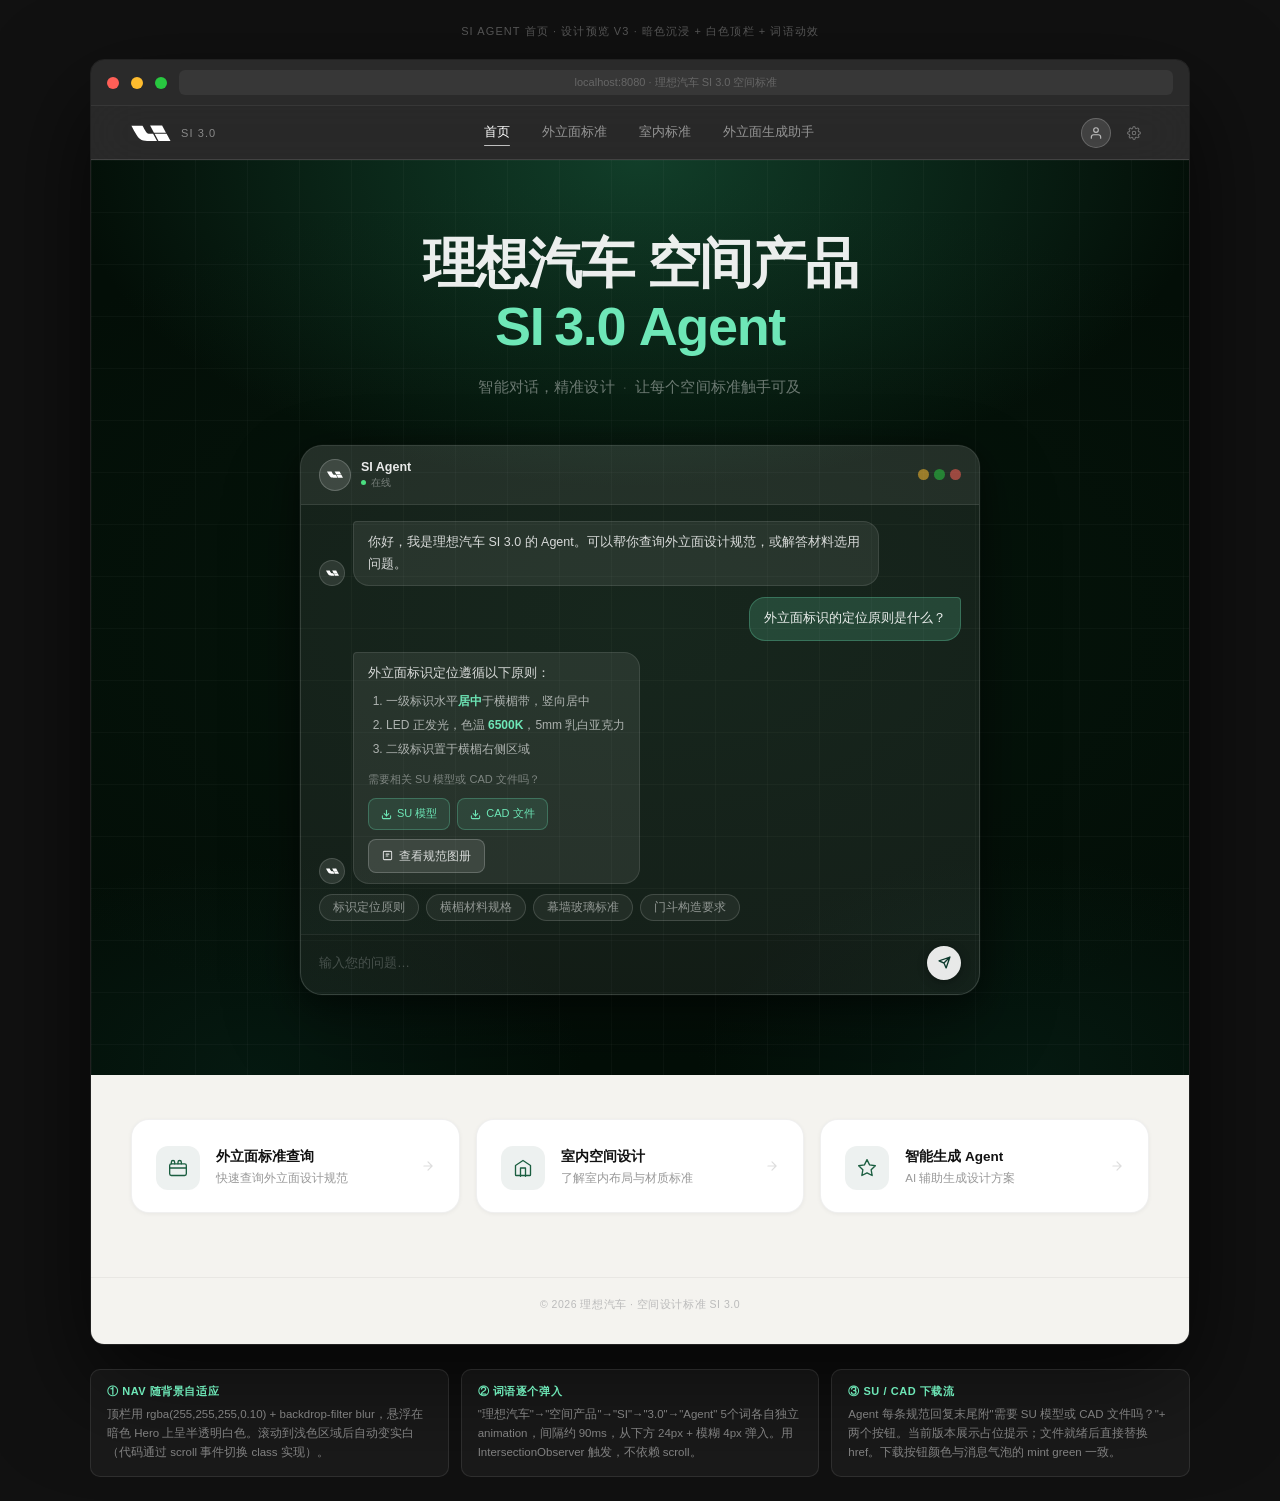
<file: .superpowers/brainstorm/2478-1777000662/content/design-preview-v3.html>
<!DOCTYPE html>
<html lang="zh-CN">
<head>
<meta charset="UTF-8">
<meta name="viewport" content="width=device-width, initial-scale=1.0">
<title>SI Agent 首页设计预览 v3</title>
<style>
  * { box-sizing: border-box; margin: 0; padding: 0; }
  body {
    font-family: "PingFang SC", "Hiragino Sans GB", "Microsoft YaHei", -apple-system, sans-serif;
    background: #111;
    color: #fff;
    padding: 24px;
    min-height: 100vh;
    display: flex;
    flex-direction: column;
    align-items: center;
    gap: 20px;
  }
  .preview-label { font-size: 11px; letter-spacing: 0.1em; text-transform: uppercase; color: rgba(255,255,255,0.3); text-align: center; }

  .browser-frame {
    width: 100%; max-width: 1100px;
    border-radius: 14px; overflow: hidden;
    box-shadow: 0 40px 100px rgba(0,0,0,0.7);
    border: 1px solid rgba(255,255,255,0.07);
  }
  .browser-chrome {
    background: #2a2a2a; padding: 10px 16px;
    display: flex; align-items: center; gap: 12px;
    border-bottom: 1px solid rgba(255,255,255,0.06);
  }
  .dot { width: 12px; height: 12px; border-radius: 50%; }
  .dot-r{background:#FF5F57;}.dot-y{background:#FEBC2E;}.dot-g{background:#28C840;}
  .url-bar { flex:1; background:rgba(255,255,255,0.06); border-radius:6px; padding:5px 12px; font-size:11px; color:#666; text-align:center; }

  /* ══ NAV — frosted white over dark ══ */
  .nav {
    background: rgba(255,255,255,0.10);
    backdrop-filter: saturate(160%) blur(28px);
    -webkit-backdrop-filter: saturate(160%) blur(28px);
    border-bottom: 0.5px solid rgba(255,255,255,0.12);
    padding: 0 40px;
    height: 54px;
    display: flex; align-items: center; justify-content: space-between;
  }
  .nav-left { display:flex; align-items:center; gap:10px; cursor:pointer; }
  .nav-brand-si { font-size:11px; font-weight:500; color:rgba(255,255,255,0.45); letter-spacing:0.1em; }
  .nav-links { display:flex; gap:32px; }
  .nav-link { font-size:12.5px; color:rgba(255,255,255,0.5); position:relative; padding:4px 0; cursor:pointer; transition:color 0.2s; }
  .nav-link:hover { color:rgba(255,255,255,0.85); }
  .nav-link.active { color:white; font-weight:500; }
  .nav-link.active::after { content:''; position:absolute; bottom:-1px; left:0; right:0; height:1.5px; background:rgba(255,255,255,0.7); border-radius:1px; }
  .nav-right { display:flex; align-items:center; gap:8px; }
  .nav-avatar { width:30px; height:30px; border-radius:50%; background:rgba(255,255,255,0.12); border:0.5px solid rgba(255,255,255,0.2); display:flex; align-items:center; justify-content:center; cursor:pointer; }
  .nav-settings { width:30px; height:30px; border-radius:50%; display:flex; align-items:center; justify-content:center; cursor:pointer; color:rgba(255,255,255,0.35); }
  .nav-settings:hover { background:rgba(255,255,255,0.08); color:rgba(255,255,255,0.7); }

  /* ══ HERO — dark immersive ══ */
  .hero {
    position: relative;
    background: #040f09;
    padding: 72px 40px 80px;
    display: flex; flex-direction:column; align-items:center;
    overflow: hidden;
    /* Layered green radial glows */
    background:
      radial-gradient(ellipse 80% 55% at 50% 0%,   rgba(27,94,64,0.60) 0%, transparent 65%),
      radial-gradient(ellipse 50% 40% at 15% 100%,  rgba(13,59,46,0.25) 0%, transparent 60%),
      radial-gradient(ellipse 50% 40% at 85% 100%,  rgba(13,59,46,0.25) 0%, transparent 60%),
      #030e07;
  }
  /* Architectural grid */
  .hero::before {
    content:''; position:absolute; inset:0;
    background-image:
      linear-gradient(rgba(255,255,255,0.028) 1px, transparent 1px),
      linear-gradient(90deg, rgba(255,255,255,0.028) 1px, transparent 1px);
    background-size: 52px 52px;
    pointer-events:none;
  }
  /* Subtle noise texture via SVG filter */
  .hero::after {
    content:''; position:absolute; inset:0;
    background: radial-gradient(ellipse 100% 70% at 50% 50%, rgba(20,70,40,0.15) 0%, transparent 70%);
    pointer-events:none;
  }

  .hero-content { position:relative; z-index:1; text-align:center; margin-bottom:44px; }

  /* Apple-style word-by-word reveal */
  .hero-title {
    font-size: clamp(40px, 5vw, 54px);
    font-weight: 700;
    line-height: 1.16;
    letter-spacing: -0.025em;
    margin-bottom: 18px;
  }
  .line1 { display:block; color: rgba(255,255,255,0.92); }
  .line2 { display:block; color: #6EE7B7; }  /* mint accent */

  .word {
    display: inline-block;
    opacity: 0;
    transform: translateY(24px);
    filter: blur(4px);
    animation: reveal 0.7s cubic-bezier(0.34, 1.15, 0.64, 1) forwards;
  }
  .w1{animation-delay:0.05s;}.w2{animation-delay:0.14s;}.w3{animation-delay:0.23s;}
  .w4{animation-delay:0.31s;}.w5{animation-delay:0.39s;}

  @keyframes reveal {
    to { opacity:1; transform:translateY(0); filter:blur(0); }
  }

  .hero-sub {
    font-size: 14.5px;
    color: rgba(255,255,255,0.40);
    line-height: 1.75;
    letter-spacing: 0.01em;
    opacity:0; transform:translateY(14px);
    animation: reveal 0.65s cubic-bezier(0.34,1.15,0.64,1) 0.52s forwards;
  }
  .hero-sub .sep { color: rgba(255,255,255,0.18); margin: 0 8px; }

  /* ══ AGENT CARD — glassmorphism ══ */
  .agent-wrap {
    position:relative; z-index:1;
    width:100%; max-width:680px;
    opacity:0; transform:translateY(22px);
    animation: reveal 0.65s cubic-bezier(0.34,1.15,0.64,1) 0.68s forwards;
  }

  .agent-card {
    background: rgba(255,255,255,0.07);
    backdrop-filter: blur(28px) saturate(180%);
    -webkit-backdrop-filter: blur(28px) saturate(180%);
    border: 0.5px solid rgba(255,255,255,0.14);
    border-radius: 22px;
    overflow: hidden;
    box-shadow:
      0 0 0 0.5px rgba(255,255,255,0.04),
      0 8px 32px rgba(0,0,0,0.45),
      0 32px 80px rgba(0,0,0,0.28);
  }

  .agent-hd {
    background: rgba(255,255,255,0.06);
    border-bottom: 0.5px solid rgba(255,255,255,0.09);
    padding: 13px 18px;
    display:flex; align-items:center; justify-content:space-between;
  }
  .agent-hd-l { display:flex; align-items:center; gap:10px; }
  .agent-av {
    width:32px; height:32px; border-radius:50%;
    background: rgba(255,255,255,0.12);
    border: 0.5px solid rgba(255,255,255,0.2);
    display:flex; align-items:center; justify-content:center; flex-shrink:0;
  }
  .agent-name  { font-size:12.5px; font-weight:600; color:rgba(255,255,255,0.9); margin-bottom:2px; }
  .agent-status { display:flex; align-items:center; gap:5px; font-size:10px; color:rgba(255,255,255,0.38); }
  .sdot { width:5px; height:5px; border-radius:50%; background:#4ADE80; }
  .win-dots { display:flex; gap:5px; }
  .wd { width:11px; height:11px; border-radius:50%; opacity:0.55; }

  .agent-msgs {
    padding:16px 18px 10px;
    display:flex; flex-direction:column; gap:11px;
  }
  .msg-row { display:flex; align-items:flex-end; gap:8px; }
  .msg-row.user { flex-direction:row-reverse; }
  .msg-av {
    width:26px; height:26px; border-radius:50%;
    background:rgba(255,255,255,0.10);
    border:0.5px solid rgba(255,255,255,0.15);
    display:flex; align-items:center; justify-content:center; flex-shrink:0;
  }
  .msg-av svg { width:13px; height:6px; }
  .msg-bubble {
    max-width:82%; padding:10px 14px;
    border-radius:4px 16px 16px 16px;
    font-size:12.5px; line-height:1.75;
    color:rgba(255,255,255,0.82);
    background:rgba(255,255,255,0.08);
    border:0.5px solid rgba(255,255,255,0.10);
  }
  .msg-row.user .msg-bubble {
    border-radius:16px 4px 16px 16px;
    background:rgba(110,231,183,0.18);
    border-color:rgba(110,231,183,0.28);
    color:rgba(255,255,255,0.9);
  }
  .msg-bubble ol { padding-left:18px; margin-top:6px; }
  .msg-bubble li { margin-bottom:3px; font-size:12px; color:rgba(255,255,255,0.62); }
  .msg-bubble strong { color:#6EE7B7; font-weight:600; }

  .su-cad-row { display:flex; gap:7px; margin-top:9px; }
  .su-q { font-size:11px; color:rgba(255,255,255,0.4); margin-bottom:6px; }
  .su-btn {
    display:inline-flex; align-items:center; gap:5px;
    padding:5px 12px;
    background:rgba(110,231,183,0.10);
    border:0.5px solid rgba(110,231,183,0.28);
    border-radius:8px;
    font-size:11px; color:#6EE7B7; font-weight:500; cursor:pointer;
  }

  .msg-cta {
    display:inline-flex; align-items:center; gap:6px;
    margin-top:9px; padding:6px 13px;
    background:rgba(255,255,255,0.10);
    border:0.5px solid rgba(255,255,255,0.20);
    border-radius:8px; font-size:11.5px; color:rgba(255,255,255,0.8); font-weight:500; cursor:pointer;
  }
  .msg-cta:hover { background:rgba(255,255,255,0.18); }

  .chips { padding:0 18px 13px; display:flex; gap:7px; flex-wrap:wrap; }
  .chip {
    font-size:11.5px; font-weight:500;
    color:rgba(255,255,255,0.5);
    background:rgba(255,255,255,0.06);
    border:0.5px solid rgba(255,255,255,0.14);
    border-radius:20px; padding:5px 13px; cursor:pointer;
    transition:all 0.18s;
  }
  .chip:hover { background:rgba(110,231,183,0.15); color:#6EE7B7; border-color:rgba(110,231,183,0.3); }

  .input-row {
    display:flex; align-items:center; gap:10px;
    padding:11px 18px 14px;
    border-top:0.5px solid rgba(255,255,255,0.07);
    background:rgba(0,0,0,0.12);
  }
  .input-ph { flex:1; font-size:13px; color:rgba(255,255,255,0.22); }
  .send-btn {
    width:34px; height:34px; border-radius:50%;
    background:rgba(255,255,255,0.9);
    display:flex; align-items:center; justify-content:center;
    box-shadow:0 2px 10px rgba(0,0,0,0.35);
  }

  /* ══ FEATURE CARDS — light section ══ */
  .cards-section { background:#F4F3EF; padding:44px 40px 64px; }
  .cards-grid { display:grid; grid-template-columns:repeat(3,1fr); gap:16px; max-width:1020px; margin:0 auto; }
  .fcard {
    background:white; border-radius:18px; padding:26px 24px 22px;
    display:flex; align-items:center; gap:16px;
    border:0.5px solid rgba(0,0,0,0.06);
    box-shadow:0 1px 4px rgba(0,0,0,0.05);
    cursor:pointer; transition:all 0.28s cubic-bezier(0.25,0.46,0.45,0.94);
  }
  .fcard:hover { transform:translateY(-4px); box-shadow:0 10px 28px rgba(13,59,46,0.10); border-color:rgba(13,59,46,0.12); }
  .fcard-icon { width:44px; height:44px; border-radius:12px; background:rgba(13,59,46,0.07); display:flex; align-items:center; justify-content:center; flex-shrink:0; transition:background 0.25s; }
  .fcard:hover .fcard-icon { background:rgba(13,59,46,0.13); }
  .fcard-icon svg { width:20px; height:20px; stroke:#1B5E40; fill:none; stroke-width:1.6; stroke-linecap:round; stroke-linejoin:round; }
  .fcard-body { flex:1; }
  .fcard-title { font-size:13.5px; font-weight:600; color:#111; margin-bottom:4px; }
  .fcard-desc { font-size:11.5px; color:#999; line-height:1.5; }
  .fcard-arrow { color:#ddd; transition:color 0.22s, transform 0.28s; }
  .fcard:hover .fcard-arrow { color:#1B5E40; transform:translateX(4px); }

  .footer { background:#F4F3EF; text-align:center; padding:20px 40px 32px; font-size:10.5px; color:#bbb; letter-spacing:0.05em; border-top:0.5px solid rgba(0,0,0,0.05); }

  /* Annotations */
  .annotations { width:100%; max-width:1100px; display:grid; grid-template-columns:repeat(3,1fr); gap:12px; margin-top:4px; }
  .ann { background:rgba(255,255,255,0.04); border:0.5px solid rgba(255,255,255,0.09); border-radius:10px; padding:14px 16px; }
  .ann-title { font-size:11px; font-weight:600; color:#6EE7B7; letter-spacing:0.05em; margin-bottom:6px; text-transform:uppercase; }
  .ann-body { font-size:11.5px; color:rgba(255,255,255,0.45); line-height:1.65; }
</style>
</head>
<body>

<p class="preview-label">SI AGENT 首页 · 设计预览 v3 · 暗色沉浸 + 白色顶栏 + 词语动效</p>

<div class="browser-frame">
  <div class="browser-chrome">
    <div class="dot dot-r"></div><div class="dot dot-y"></div><div class="dot dot-g"></div>
    <div class="url-bar">localhost:8080 · 理想汽车 SI 3.0 空间标准</div>
  </div>

  <!-- NAV -->
  <div class="nav">
    <div class="nav-left">
      <svg width="40" height="16" viewBox="0 0 49 20" fill="none"><path fill-rule="evenodd" clip-rule="evenodd" fill="white" d="M38.4 0.7L43.2 9.6H28.2L23.4 0.7H38.4ZM24.1 11C22.4 11 20.6 10.9 19.5 9.9C18.6 9.2 18.1 8.4 17.6 7.4C17.5 7.2 16.1 4.8 15.1 3L15.1 2.96C14.5 1.85 14 0.93 13.9 0.8H0C0.5 1.7 1 2.6 1.5 3.6C2.7 5.8 3.9 8.1 5.2 10.3C6.7 13 8.1 15.6 10.8 17.5C12 18.5 13.4 19.1 14.9 19.5C16.5 19.8 18 19.9 19.6 19.9H32L27.1 11H24.1ZM29 11L33.9 19.9H48.9L44 11H29Z"/></svg>
      <span class="nav-brand-si">SI 3.0</span>
    </div>
    <div class="nav-links">
      <span class="nav-link active">首页</span>
      <span class="nav-link">外立面标准</span>
      <span class="nav-link">室内标准</span>
      <span class="nav-link">外立面生成助手</span>
    </div>
    <div class="nav-right">
      <div class="nav-avatar">
        <svg width="14" height="14" viewBox="0 0 24 24" fill="none" stroke="rgba(255,255,255,0.65)" stroke-width="2" stroke-linecap="round" stroke-linejoin="round"><path d="M20 21v-2a4 4 0 00-4-4H8a4 4 0 00-4 4v2"/><circle cx="12" cy="7" r="4"/></svg>
      </div>
      <div class="nav-settings">
        <svg width="14" height="14" viewBox="0 0 24 24" fill="none" stroke="currentColor" stroke-width="1.8" stroke-linecap="round" stroke-linejoin="round"><circle cx="12" cy="12" r="3"/><path d="M19.4 15a1.65 1.65 0 00.33 1.82l.06.06a2 2 0 010 2.83 2 2 0 01-2.83 0l-.06-.06a1.65 1.65 0 00-1.82-.33 1.65 1.65 0 00-1 1.51V21a2 2 0 01-4 0v-.09A1.65 1.65 0 009 19.4a1.65 1.65 0 00-1.82.33l-.06.06a2 2 0 01-2.83-2.83l.06-.06A1.65 1.65 0 004.68 15a1.65 1.65 0 00-1.51-1H3a2 2 0 010-4h.09A1.65 1.65 0 004.6 9a1.65 1.65 0 00-.33-1.82l-.06-.06a2 2 0 012.83-2.83l.06.06A1.65 1.65 0 009 4.68a1.65 1.65 0 001-1.51V3a2 2 0 014 0v.09a1.65 1.65 0 001 1.51 1.65 1.65 0 001.82-.33l.06-.06a2 2 0 012.83 2.83l-.06.06A1.65 1.65 0 0019.4 9a1.65 1.65 0 001.51 1H21a2 2 0 010 4h-.09a1.65 1.65 0 00-1.51 1z"/></svg>
      </div>
    </div>
  </div>

  <!-- HERO -->
  <div class="hero">
    <div class="hero-content">
      <h1 class="hero-title">
        <span class="line1">
          <span class="word w1">理想汽车</span><span style="display:inline-block;width:0.25em"></span><span class="word w2">空间产品</span>
        </span>
        <span class="line2">
          <span class="word w3">SI</span><span style="display:inline-block;width:0.2em"></span><span class="word w4">3.0</span><span style="display:inline-block;width:0.25em"></span><span class="word w5">Agent</span>
        </span>
      </h1>
      <p class="hero-sub">智能对话，精准设计<span class="sep">·</span>让每个空间标准触手可及</p>
    </div>

    <!-- Agent Card -->
    <div class="agent-wrap">
      <div class="agent-card">
        <div class="agent-hd">
          <div class="agent-hd-l">
            <div class="agent-av">
              <svg width="16" height="7" viewBox="0 0 49 20" fill="none"><path fill-rule="evenodd" clip-rule="evenodd" fill="white" d="M38.4 0.7L43.2 9.6H28.2L23.4 0.7H38.4ZM24.1 11C22.4 11 20.6 10.9 19.5 9.9C18.6 9.2 18.1 8.4 17.6 7.4C17.5 7.2 16.1 4.8 15.1 3L15.1 2.96C14.5 1.85 14 0.93 13.9 0.8H0C0.5 1.7 1 2.6 1.5 3.6C2.7 5.8 3.9 8.1 5.2 10.3C6.7 13 8.1 15.6 10.8 17.5C12 18.5 13.4 19.1 14.9 19.5C16.5 19.8 18 19.9 19.6 19.9H32L27.1 11H24.1ZM29 11L33.9 19.9H48.9L44 11H29Z"/></svg>
            </div>
            <div>
              <div class="agent-name">SI Agent</div>
              <div class="agent-status"><span class="sdot"></span>在线</div>
            </div>
          </div>
          <div class="win-dots">
            <div class="wd" style="background:#FEBC2E"></div>
            <div class="wd" style="background:#28C840"></div>
            <div class="wd" style="background:#FF5F57"></div>
          </div>
        </div>

        <div class="agent-msgs">
          <!-- Welcome -->
          <div class="msg-row">
            <div class="msg-av"><svg viewBox="0 0 49 20" fill="none"><path fill-rule="evenodd" clip-rule="evenodd" fill="white" d="M38.4 0.7L43.2 9.6H28.2L23.4 0.7H38.4ZM24.1 11C22.4 11 20.6 10.9 19.5 9.9C18.6 9.2 18.1 8.4 17.6 7.4C17.5 7.2 16.1 4.8 15.1 3L15.1 2.96C14.5 1.85 14 0.93 13.9 0.8H0C0.5 1.7 1 2.6 1.5 3.6C2.7 5.8 3.9 8.1 5.2 10.3C6.7 13 8.1 15.6 10.8 17.5C12 18.5 13.4 19.1 14.9 19.5C16.5 19.8 18 19.9 19.6 19.9H32L27.1 11H24.1ZM29 11L33.9 19.9H48.9L44 11H29Z"/></svg></div>
            <div class="msg-bubble">你好，我是理想汽车 SI 3.0 的 Agent。可以帮你查询外立面设计规范，或解答材料选用问题。</div>
          </div>
          <!-- User -->
          <div class="msg-row user">
            <div class="msg-bubble">外立面标识的定位原则是什么？</div>
          </div>
          <!-- AI response -->
          <div class="msg-row">
            <div class="msg-av"><svg viewBox="0 0 49 20" fill="none"><path fill-rule="evenodd" clip-rule="evenodd" fill="white" d="M38.4 0.7L43.2 9.6H28.2L23.4 0.7H38.4ZM24.1 11C22.4 11 20.6 10.9 19.5 9.9C18.6 9.2 18.1 8.4 17.6 7.4C17.5 7.2 16.1 4.8 15.1 3L15.1 2.96C14.5 1.85 14 0.93 13.9 0.8H0C0.5 1.7 1 2.6 1.5 3.6C2.7 5.8 3.9 8.1 5.2 10.3C6.7 13 8.1 15.6 10.8 17.5C12 18.5 13.4 19.1 14.9 19.5C16.5 19.8 18 19.9 19.6 19.9H32L27.1 11H24.1ZM29 11L33.9 19.9H48.9L44 11H29Z"/></svg></div>
            <div class="msg-bubble">
              外立面标识定位遵循以下原则：
              <ol>
                <li>一级标识水平<strong>居中</strong>于横楣带，竖向居中</li>
                <li>LED 正发光，色温 <strong>6500K</strong>，5mm 乳白亚克力</li>
                <li>二级标识置于横楣右侧区域</li>
              </ol>
              <div style="margin-top:10px;">
                <div class="su-q">需要相关 SU 模型或 CAD 文件吗？</div>
                <div class="su-cad-row">
                  <span class="su-btn">
                    <svg width="11" height="11" viewBox="0 0 24 24" fill="none" stroke="currentColor" stroke-width="2.2" stroke-linecap="round" stroke-linejoin="round"><path d="M21 15v4a2 2 0 01-2 2H5a2 2 0 01-2-2v-4"/><polyline points="7 10 12 15 17 10"/><line x1="12" y1="15" x2="12" y2="3"/></svg>
                    SU 模型
                  </span>
                  <span class="su-btn">
                    <svg width="11" height="11" viewBox="0 0 24 24" fill="none" stroke="currentColor" stroke-width="2.2" stroke-linecap="round" stroke-linejoin="round"><path d="M21 15v4a2 2 0 01-2 2H5a2 2 0 01-2-2v-4"/><polyline points="7 10 12 15 17 10"/><line x1="12" y1="15" x2="12" y2="3"/></svg>
                    CAD 文件
                  </span>
                </div>
              </div>
              <div class="msg-cta">
                <svg width="11" height="11" viewBox="0 0 24 24" fill="none" stroke="currentColor" stroke-width="2.2" stroke-linecap="round" stroke-linejoin="round"><rect x="3" y="3" width="18" height="18" rx="2"/><path d="M9 9h6M9 13h4"/></svg>
                查看规范图册
              </div>
            </div>
          </div>
        </div>

        <div class="chips">
          <span class="chip">标识定位原则</span>
          <span class="chip">横楣材料规格</span>
          <span class="chip">幕墙玻璃标准</span>
          <span class="chip">门斗构造要求</span>
        </div>

        <div class="input-row">
          <span class="input-ph">输入您的问题…</span>
          <div class="send-btn">
            <svg width="13" height="13" viewBox="0 0 24 24" fill="none" stroke="#0D3B2E" stroke-width="2.5" stroke-linecap="round" stroke-linejoin="round"><path d="M22 2L11 13M22 2L15 22L11 13M22 2L2 9L11 13"/></svg>
          </div>
        </div>
      </div>
    </div>
  </div>

  <!-- CARDS -->
  <div class="cards-section">
    <div class="cards-grid">
      <div class="fcard">
        <div class="fcard-icon"><svg viewBox="0 0 24 24"><rect x="2" y="7" width="20" height="14" rx="2"/><path d="M16 7V5a2 2 0 00-4 0v2M8 7V5a2 2 0 00-4 0v2M2 12h20"/></svg></div>
        <div class="fcard-body"><div class="fcard-title">外立面标准查询</div><div class="fcard-desc">快速查询外立面设计规范</div></div>
        <div class="fcard-arrow"><svg width="14" height="14" viewBox="0 0 24 24" fill="none" stroke="currentColor" stroke-width="2" stroke-linecap="round" stroke-linejoin="round"><path d="M5 12h14M12 5l7 7-7 7"/></svg></div>
      </div>
      <div class="fcard">
        <div class="fcard-icon"><svg viewBox="0 0 24 24"><path d="M3 9l9-6 9 6v11a1 1 0 01-1 1H4a1 1 0 01-1-1z"/><path d="M9 22V12h6v10"/></svg></div>
        <div class="fcard-body"><div class="fcard-title">室内空间设计</div><div class="fcard-desc">了解室内布局与材质标准</div></div>
        <div class="fcard-arrow"><svg width="14" height="14" viewBox="0 0 24 24" fill="none" stroke="currentColor" stroke-width="2" stroke-linecap="round" stroke-linejoin="round"><path d="M5 12h14M12 5l7 7-7 7"/></svg></div>
      </div>
      <div class="fcard">
        <div class="fcard-icon"><svg viewBox="0 0 24 24"><path d="M12 2l3.09 6.26L22 9.27l-5 4.87 1.18 6.88L12 17.77l-6.18 3.25L7 14.14 2 9.27l6.91-1.01L12 2z"/></svg></div>
        <div class="fcard-body"><div class="fcard-title">智能生成 Agent</div><div class="fcard-desc">AI 辅助生成设计方案</div></div>
        <div class="fcard-arrow"><svg width="14" height="14" viewBox="0 0 24 24" fill="none" stroke="currentColor" stroke-width="2" stroke-linecap="round" stroke-linejoin="round"><path d="M5 12h14M12 5l7 7-7 7"/></svg></div>
      </div>
    </div>
  </div>
  <div class="footer">© 2026 理想汽车 · 空间设计标准 SI 3.0</div>
</div>

<div class="annotations">
  <div class="ann">
    <div class="ann-title">① Nav 随背景自适应</div>
    <div class="ann-body">顶栏用 rgba(255,255,255,0.10) + backdrop-filter blur，悬浮在暗色 Hero 上呈半透明白色。滚动到浅色区域后自动变实白（代码通过 scroll 事件切换 class 实现）。</div>
  </div>
  <div class="ann">
    <div class="ann-title">② 词语逐个弹入</div>
    <div class="ann-body">"理想汽车"→"空间产品"→"SI"→"3.0"→"Agent" 5个词各自独立 animation，间隔约 90ms，从下方 24px + 模糊 4px 弹入。用 IntersectionObserver 触发，不依赖 scroll。</div>
  </div>
  <div class="ann">
    <div class="ann-title">③ SU / CAD 下载流</div>
    <div class="ann-body">Agent 每条规范回复末尾附"需要 SU 模型或 CAD 文件吗？"+ 两个按钮。当前版本展示占位提示；文件就绪后直接替换 href。下载按钮颜色与消息气泡的 mint green 一致。</div>
  </div>
</div>

</body>
</html>
</file>
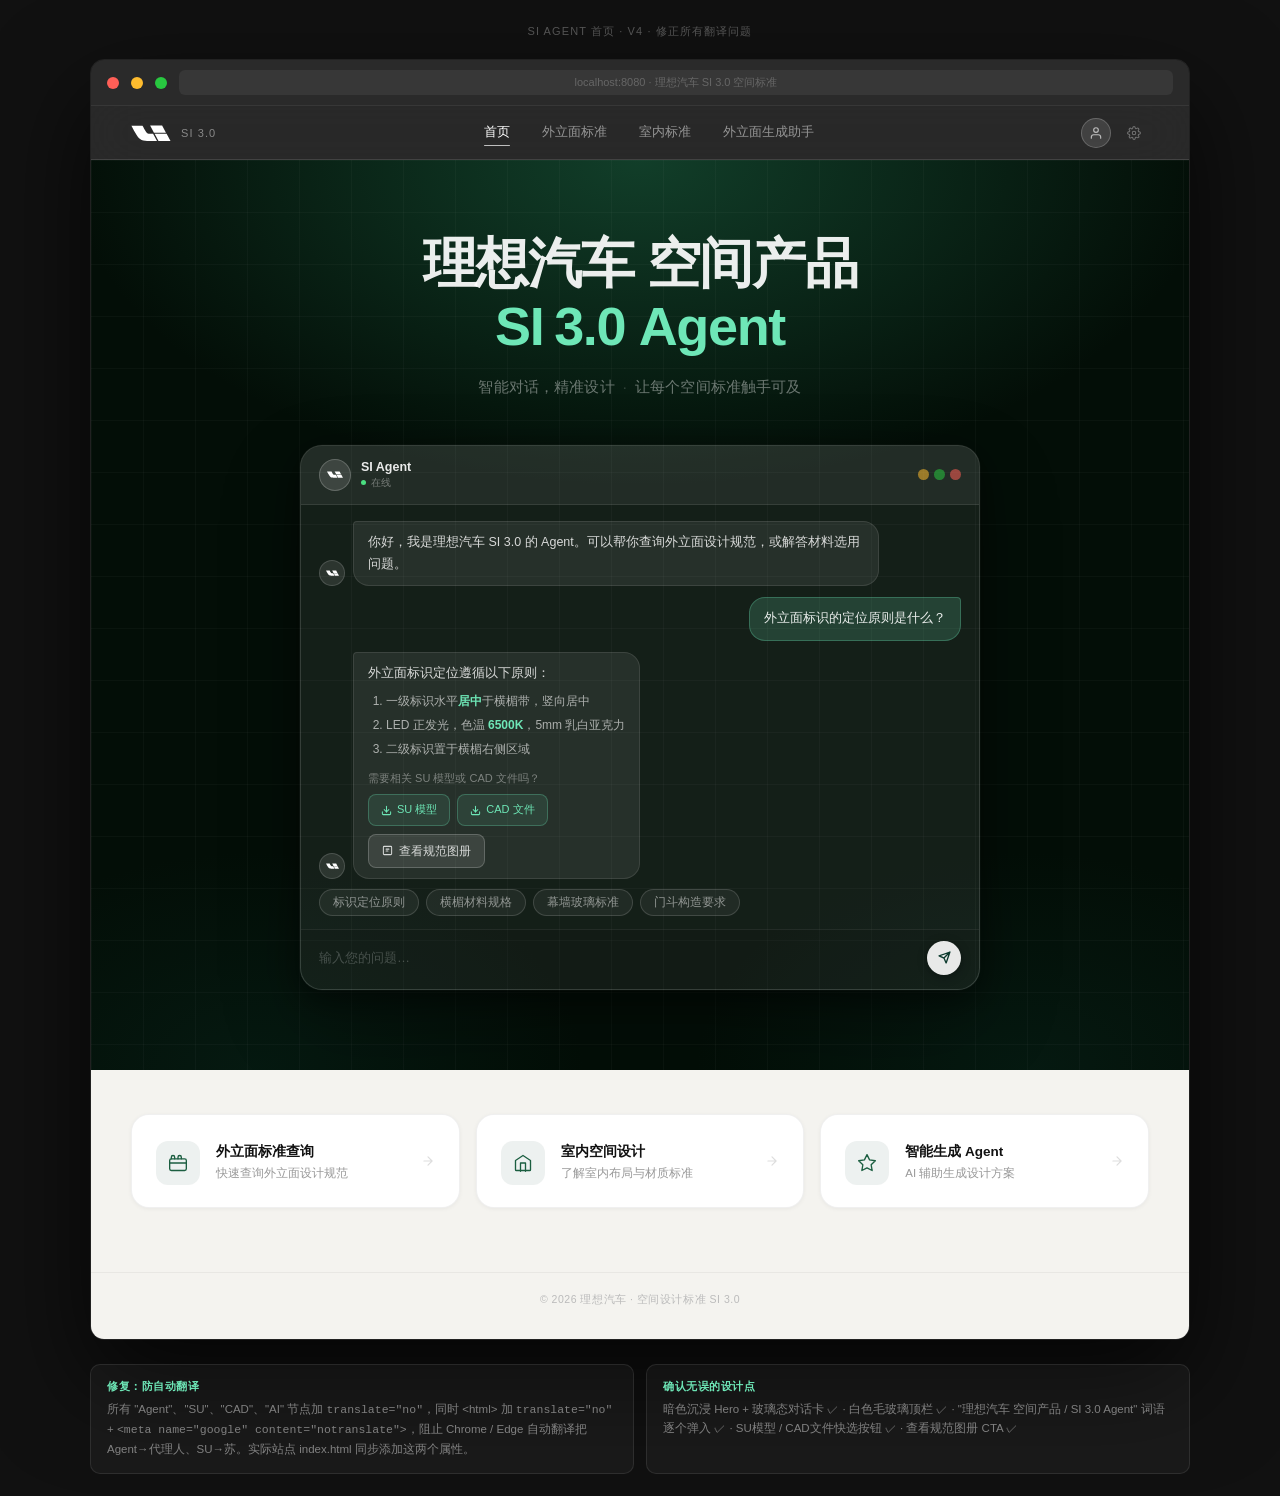
<file: .superpowers/brainstorm/2478-1777000662/content/design-preview-v4.html>
<!DOCTYPE html>
<html lang="zh-CN" translate="no">
<head>
<meta charset="UTF-8">
<meta name="viewport" content="width=device-width, initial-scale=1.0">
<meta name="google" content="notranslate">
<title>SI Agent 首页设计预览 v4</title>
<style>
  * { box-sizing: border-box; margin: 0; padding: 0; }
  body {
    font-family: "PingFang SC", "Hiragino Sans GB", "Microsoft YaHei", -apple-system, sans-serif;
    background: #111;
    color: #fff;
    padding: 24px;
    min-height: 100vh;
    display: flex;
    flex-direction: column;
    align-items: center;
    gap: 20px;
  }
  .preview-label { font-size: 11px; letter-spacing: 0.1em; text-transform: uppercase; color: rgba(255,255,255,0.3); text-align: center; }

  .browser-frame { width: 100%; max-width: 1100px; border-radius: 14px; overflow: hidden; box-shadow: 0 40px 100px rgba(0,0,0,0.7); border: 1px solid rgba(255,255,255,0.07); }
  .browser-chrome { background: #2a2a2a; padding: 10px 16px; display: flex; align-items: center; gap: 12px; border-bottom: 1px solid rgba(255,255,255,0.06); }
  .dot { width: 12px; height: 12px; border-radius: 50%; }
  .dot-r{background:#FF5F57;}.dot-y{background:#FEBC2E;}.dot-g{background:#28C840;}
  .url-bar { flex:1; background:rgba(255,255,255,0.06); border-radius:6px; padding:5px 12px; font-size:11px; color:#666; text-align:center; }

  /* NAV */
  .nav {
    background: rgba(255,255,255,0.10);
    backdrop-filter: saturate(160%) blur(28px);
    -webkit-backdrop-filter: saturate(160%) blur(28px);
    border-bottom: 0.5px solid rgba(255,255,255,0.12);
    padding: 0 40px; height: 54px;
    display: flex; align-items: center; justify-content: space-between;
  }
  .nav-left { display:flex; align-items:center; gap:10px; cursor:pointer; }
  .nav-brand-si { font-size:11px; font-weight:500; color:rgba(255,255,255,0.45); letter-spacing:0.1em; }
  .nav-links { display:flex; gap:32px; }
  .nav-link { font-size:12.5px; color:rgba(255,255,255,0.5); position:relative; padding:4px 0; cursor:pointer; }
  .nav-link.active { color:white; font-weight:500; }
  .nav-link.active::after { content:''; position:absolute; bottom:-1px; left:0; right:0; height:1.5px; background:rgba(255,255,255,0.7); border-radius:1px; }
  .nav-right { display:flex; align-items:center; gap:8px; }
  .nav-avatar { width:30px; height:30px; border-radius:50%; background:rgba(255,255,255,0.12); border:0.5px solid rgba(255,255,255,0.2); display:flex; align-items:center; justify-content:center; cursor:pointer; }
  .nav-settings { width:30px; height:30px; border-radius:50%; display:flex; align-items:center; justify-content:center; cursor:pointer; color:rgba(255,255,255,0.35); }

  /* HERO */
  .hero {
    position: relative;
    padding: 72px 40px 80px;
    display: flex; flex-direction:column; align-items:center;
    overflow: hidden;
    background:
      radial-gradient(ellipse 80% 55% at 50% 0%,   rgba(27,94,64,0.60) 0%, transparent 65%),
      radial-gradient(ellipse 50% 40% at 15% 100%,  rgba(13,59,46,0.25) 0%, transparent 60%),
      radial-gradient(ellipse 50% 40% at 85% 100%,  rgba(13,59,46,0.25) 0%, transparent 60%),
      #030e07;
  }
  .hero::before {
    content:''; position:absolute; inset:0;
    background-image:
      linear-gradient(rgba(255,255,255,0.028) 1px, transparent 1px),
      linear-gradient(90deg, rgba(255,255,255,0.028) 1px, transparent 1px);
    background-size: 52px 52px;
    pointer-events:none;
  }

  .hero-content { position:relative; z-index:1; text-align:center; margin-bottom:44px; }

  .hero-title {
    font-size: clamp(40px, 5vw, 54px);
    font-weight: 700; line-height: 1.16;
    letter-spacing: -0.025em; margin-bottom: 18px;
  }
  .line1 { display:block; color: rgba(255,255,255,0.92); }
  .line2 { display:block; color: #6EE7B7; }

  .word {
    display: inline-block;
    opacity: 0; transform: translateY(24px); filter: blur(4px);
    animation: reveal 0.7s cubic-bezier(0.34, 1.15, 0.64, 1) forwards;
  }
  .w1{animation-delay:0.05s;}.w2{animation-delay:0.14s;}.w3{animation-delay:0.23s;}
  .w4{animation-delay:0.31s;}.w5{animation-delay:0.39s;}

  @keyframes reveal { to { opacity:1; transform:translateY(0); filter:blur(0); } }

  .hero-sub {
    font-size: 14.5px; color: rgba(255,255,255,0.40); line-height: 1.75; letter-spacing: 0.01em;
    opacity:0; transform:translateY(14px);
    animation: reveal 0.65s cubic-bezier(0.34,1.15,0.64,1) 0.52s forwards;
  }
  .hero-sub .sep { color: rgba(255,255,255,0.18); margin: 0 8px; }

  /* AGENT CARD */
  .agent-wrap {
    position:relative; z-index:1; width:100%; max-width:680px;
    opacity:0; transform:translateY(22px);
    animation: reveal 0.65s cubic-bezier(0.34,1.15,0.64,1) 0.68s forwards;
  }
  .agent-card {
    background: rgba(255,255,255,0.07);
    backdrop-filter: blur(28px) saturate(180%);
    -webkit-backdrop-filter: blur(28px) saturate(180%);
    border: 0.5px solid rgba(255,255,255,0.14);
    border-radius: 22px; overflow: hidden;
    box-shadow: 0 0 0 0.5px rgba(255,255,255,0.04), 0 8px 32px rgba(0,0,0,0.45), 0 32px 80px rgba(0,0,0,0.28);
  }
  .agent-hd {
    background: rgba(255,255,255,0.06);
    border-bottom: 0.5px solid rgba(255,255,255,0.09);
    padding: 13px 18px; display:flex; align-items:center; justify-content:space-between;
  }
  .agent-hd-l { display:flex; align-items:center; gap:10px; }
  .agent-av {
    width:32px; height:32px; border-radius:50%;
    background: rgba(255,255,255,0.12); border: 0.5px solid rgba(255,255,255,0.2);
    display:flex; align-items:center; justify-content:center; flex-shrink:0;
  }
  /* KEY: translate="no" on all Agent / SU text nodes */
  .agent-name  { font-size:12.5px; font-weight:600; color:rgba(255,255,255,0.9); margin-bottom:2px; }
  .agent-status { display:flex; align-items:center; gap:5px; font-size:10px; color:rgba(255,255,255,0.38); }
  .sdot { width:5px; height:5px; border-radius:50%; background:#4ADE80; }
  .win-dots { display:flex; gap:5px; }
  .wd { width:11px; height:11px; border-radius:50%; opacity:0.55; }

  .agent-msgs { padding:16px 18px 10px; display:flex; flex-direction:column; gap:11px; }
  .msg-row { display:flex; align-items:flex-end; gap:8px; }
  .msg-row.user { flex-direction:row-reverse; }
  .msg-av {
    width:26px; height:26px; border-radius:50%;
    background:rgba(255,255,255,0.10); border:0.5px solid rgba(255,255,255,0.15);
    display:flex; align-items:center; justify-content:center; flex-shrink:0;
  }
  .msg-av svg { width:13px; height:6px; }
  .msg-bubble {
    max-width:82%; padding:10px 14px;
    border-radius:4px 16px 16px 16px;
    font-size:12.5px; line-height:1.75;
    color:rgba(255,255,255,0.82);
    background:rgba(255,255,255,0.08); border:0.5px solid rgba(255,255,255,0.10);
  }
  .msg-row.user .msg-bubble {
    border-radius:16px 4px 16px 16px;
    background:rgba(110,231,183,0.18); border-color:rgba(110,231,183,0.28); color:rgba(255,255,255,0.9);
  }
  .msg-bubble ol { padding-left:18px; margin-top:6px; }
  .msg-bubble li { margin-bottom:3px; font-size:12px; color:rgba(255,255,255,0.62); }
  .msg-bubble strong { color:#6EE7B7; font-weight:600; }

  .su-q { font-size:11px; color:rgba(255,255,255,0.4); margin:9px 0 6px; }
  .su-cad-row { display:flex; gap:7px; margin-bottom:8px; }
  .su-btn {
    display:inline-flex; align-items:center; gap:5px; padding:5px 12px;
    background:rgba(110,231,183,0.10); border:0.5px solid rgba(110,231,183,0.28);
    border-radius:8px; font-size:11px; color:#6EE7B7; font-weight:500; cursor:pointer;
  }
  .msg-cta {
    display:inline-flex; align-items:center; gap:6px; padding:6px 13px;
    background:rgba(255,255,255,0.10); border:0.5px solid rgba(255,255,255,0.20);
    border-radius:8px; font-size:11.5px; color:rgba(255,255,255,0.8); font-weight:500; cursor:pointer;
  }

  .chips { padding:0 18px 13px; display:flex; gap:7px; flex-wrap:wrap; }
  .chip {
    font-size:11.5px; font-weight:500; color:rgba(255,255,255,0.5);
    background:rgba(255,255,255,0.06); border:0.5px solid rgba(255,255,255,0.14);
    border-radius:20px; padding:5px 13px; cursor:pointer;
  }

  .input-row {
    display:flex; align-items:center; gap:10px; padding:11px 18px 14px;
    border-top:0.5px solid rgba(255,255,255,0.07); background:rgba(0,0,0,0.12);
  }
  .input-ph { flex:1; font-size:13px; color:rgba(255,255,255,0.22); }
  .send-btn {
    width:34px; height:34px; border-radius:50%; background:rgba(255,255,255,0.9);
    display:flex; align-items:center; justify-content:center; box-shadow:0 2px 10px rgba(0,0,0,0.35);
  }

  /* CARDS */
  .cards-section { background:#F4F3EF; padding:44px 40px 64px; }
  .cards-grid { display:grid; grid-template-columns:repeat(3,1fr); gap:16px; max-width:1020px; margin:0 auto; }
  .fcard {
    background:white; border-radius:18px; padding:26px 24px 22px;
    display:flex; align-items:center; gap:16px;
    border:0.5px solid rgba(0,0,0,0.06); box-shadow:0 1px 4px rgba(0,0,0,0.05);
    cursor:pointer; transition:all 0.28s cubic-bezier(0.25,0.46,0.45,0.94);
  }
  .fcard:hover { transform:translateY(-4px); box-shadow:0 10px 28px rgba(13,59,46,0.10); border-color:rgba(13,59,46,0.12); }
  .fcard-icon { width:44px; height:44px; border-radius:12px; background:rgba(13,59,46,0.07); display:flex; align-items:center; justify-content:center; flex-shrink:0; transition:background 0.25s; }
  .fcard:hover .fcard-icon { background:rgba(13,59,46,0.13); }
  .fcard-icon svg { width:20px; height:20px; stroke:#1B5E40; fill:none; stroke-width:1.6; stroke-linecap:round; stroke-linejoin:round; }
  .fcard-body { flex:1; }
  .fcard-title { font-size:13.5px; font-weight:600; color:#111; margin-bottom:4px; }
  .fcard-desc { font-size:11.5px; color:#999; line-height:1.5; }
  .fcard-arrow { color:#ddd; transition:color 0.22s, transform 0.28s; }
  .fcard:hover .fcard-arrow { color:#1B5E40; transform:translateX(4px); }

  .footer { background:#F4F3EF; text-align:center; padding:20px 40px 32px; font-size:10.5px; color:#bbb; letter-spacing:0.05em; border-top:0.5px solid rgba(0,0,0,0.05); }

  /* Annotations */
  .annotations { width:100%; max-width:1100px; display:grid; grid-template-columns:repeat(2,1fr); gap:12px; margin-top:4px; }
  .ann { background:rgba(255,255,255,0.04); border:0.5px solid rgba(255,255,255,0.09); border-radius:10px; padding:14px 16px; }
  .ann-title { font-size:11px; font-weight:600; color:#6EE7B7; letter-spacing:0.05em; margin-bottom:6px; text-transform:uppercase; }
  .ann-body { font-size:11.5px; color:rgba(255,255,255,0.45); line-height:1.65; }
</style>
</head>
<body>

<p class="preview-label">SI AGENT 首页 · v4 · 修正所有翻译问题</p>

<div class="browser-frame">
  <div class="browser-chrome">
    <div class="dot dot-r"></div><div class="dot dot-y"></div><div class="dot dot-g"></div>
    <div class="url-bar">localhost:8080 · 理想汽车 SI 3.0 空间标准</div>
  </div>

  <!-- NAV -->
  <div class="nav">
    <div class="nav-left">
      <svg width="40" height="16" viewBox="0 0 49 20" fill="none"><path fill-rule="evenodd" clip-rule="evenodd" fill="white" d="M38.4 0.7L43.2 9.6H28.2L23.4 0.7H38.4ZM24.1 11C22.4 11 20.6 10.9 19.5 9.9C18.6 9.2 18.1 8.4 17.6 7.4C17.5 7.2 16.1 4.8 15.1 3L15.1 2.96C14.5 1.85 14 0.93 13.9 0.8H0C0.5 1.7 1 2.6 1.5 3.6C2.7 5.8 3.9 8.1 5.2 10.3C6.7 13 8.1 15.6 10.8 17.5C12 18.5 13.4 19.1 14.9 19.5C16.5 19.8 18 19.9 19.6 19.9H32L27.1 11H24.1ZM29 11L33.9 19.9H48.9L44 11H29Z"/></svg>
      <span class="nav-brand-si">SI 3.0</span>
    </div>
    <div class="nav-links">
      <span class="nav-link active">首页</span>
      <span class="nav-link">外立面标准</span>
      <span class="nav-link">室内标准</span>
      <span class="nav-link">外立面生成助手</span>
    </div>
    <div class="nav-right">
      <div class="nav-avatar">
        <svg width="14" height="14" viewBox="0 0 24 24" fill="none" stroke="rgba(255,255,255,0.65)" stroke-width="2" stroke-linecap="round" stroke-linejoin="round"><path d="M20 21v-2a4 4 0 00-4-4H8a4 4 0 00-4 4v2"/><circle cx="12" cy="7" r="4"/></svg>
      </div>
      <div class="nav-settings">
        <svg width="14" height="14" viewBox="0 0 24 24" fill="none" stroke="currentColor" stroke-width="1.8" stroke-linecap="round" stroke-linejoin="round"><circle cx="12" cy="12" r="3"/><path d="M19.4 15a1.65 1.65 0 00.33 1.82l.06.06a2 2 0 010 2.83 2 2 0 01-2.83 0l-.06-.06a1.65 1.65 0 00-1.82-.33 1.65 1.65 0 00-1 1.51V21a2 2 0 01-4 0v-.09A1.65 1.65 0 009 19.4a1.65 1.65 0 00-1.82.33l-.06.06a2 2 0 01-2.83-2.83l.06-.06A1.65 1.65 0 004.68 15a1.65 1.65 0 00-1.51-1H3a2 2 0 010-4h.09A1.65 1.65 0 004.6 9a1.65 1.65 0 00-.33-1.82l-.06-.06a2 2 0 012.83-2.83l.06.06A1.65 1.65 0 009 4.68a1.65 1.65 0 001-1.51V3a2 2 0 014 0v.09a1.65 1.65 0 001 1.51 1.65 1.65 0 001.82-.33l.06-.06a2 2 0 012.83 2.83l-.06.06A1.65 1.65 0 0019.4 9a1.65 1.65 0 001.51 1H21a2 2 0 010 4h-.09a1.65 1.65 0 00-1.51 1z"/></svg>
      </div>
    </div>
  </div>

  <!-- HERO -->
  <div class="hero">
    <div class="hero-content">
      <h1 class="hero-title">
        <span class="line1">
          <span class="word w1">理想汽车</span><span style="display:inline-block;width:0.25em"></span><span class="word w2">空间产品</span>
        </span>
        <span class="line2">
          <!-- translate="no" prevents browser from rendering "Agent" as 代理人/特工 -->
          <span class="word w3" translate="no">SI</span><span style="display:inline-block;width:0.2em"></span><span class="word w4" translate="no">3.0</span><span style="display:inline-block;width:0.25em"></span><span class="word w5" translate="no">Agent</span>
        </span>
      </h1>
      <p class="hero-sub">智能对话，精准设计<span class="sep">·</span>让每个空间标准触手可及</p>
    </div>

    <div class="agent-wrap">
      <div class="agent-card">
        <div class="agent-hd">
          <div class="agent-hd-l">
            <div class="agent-av">
              <svg width="16" height="7" viewBox="0 0 49 20" fill="none"><path fill-rule="evenodd" clip-rule="evenodd" fill="white" d="M38.4 0.7L43.2 9.6H28.2L23.4 0.7H38.4ZM24.1 11C22.4 11 20.6 10.9 19.5 9.9C18.6 9.2 18.1 8.4 17.6 7.4C17.5 7.2 16.1 4.8 15.1 3L15.1 2.96C14.5 1.85 14 0.93 13.9 0.8H0C0.5 1.7 1 2.6 1.5 3.6C2.7 5.8 3.9 8.1 5.2 10.3C6.7 13 8.1 15.6 10.8 17.5C12 18.5 13.4 19.1 14.9 19.5C16.5 19.8 18 19.9 19.6 19.9H32L27.1 11H24.1ZM29 11L33.9 19.9H48.9L44 11H29Z"/></svg>
            </div>
            <div>
              <!-- translate="no" on the card title -->
              <div class="agent-name" translate="no">SI Agent</div>
              <div class="agent-status"><span class="sdot"></span>在线</div>
            </div>
          </div>
          <div class="win-dots">
            <div class="wd" style="background:#FEBC2E"></div>
            <div class="wd" style="background:#28C840"></div>
            <div class="wd" style="background:#FF5F57"></div>
          </div>
        </div>

        <div class="agent-msgs">
          <div class="msg-row">
            <div class="msg-av"><svg viewBox="0 0 49 20" fill="none"><path fill-rule="evenodd" clip-rule="evenodd" fill="white" d="M38.4 0.7L43.2 9.6H28.2L23.4 0.7H38.4ZM24.1 11C22.4 11 20.6 10.9 19.5 9.9C18.6 9.2 18.1 8.4 17.6 7.4C17.5 7.2 16.1 4.8 15.1 3L15.1 2.96C14.5 1.85 14 0.93 13.9 0.8H0C0.5 1.7 1 2.6 1.5 3.6C2.7 5.8 3.9 8.1 5.2 10.3C6.7 13 8.1 15.6 10.8 17.5C12 18.5 13.4 19.1 14.9 19.5C16.5 19.8 18 19.9 19.6 19.9H32L27.1 11H24.1ZM29 11L33.9 19.9H48.9L44 11H29Z"/></svg></div>
            <!-- "Agent" in body text also gets translate="no" -->
            <div class="msg-bubble">你好，我是理想汽车 SI 3.0 的 <span translate="no">Agent</span>。可以帮你查询外立面设计规范，或解答材料选用问题。</div>
          </div>
          <div class="msg-row user">
            <div class="msg-bubble">外立面标识的定位原则是什么？</div>
          </div>
          <div class="msg-row">
            <div class="msg-av"><svg viewBox="0 0 49 20" fill="none"><path fill-rule="evenodd" clip-rule="evenodd" fill="white" d="M38.4 0.7L43.2 9.6H28.2L23.4 0.7H38.4ZM24.1 11C22.4 11 20.6 10.9 19.5 9.9C18.6 9.2 18.1 8.4 17.6 7.4C17.5 7.2 16.1 4.8 15.1 3L15.1 2.96C14.5 1.85 14 0.93 13.9 0.8H0C0.5 1.7 1 2.6 1.5 3.6C2.7 5.8 3.9 8.1 5.2 10.3C6.7 13 8.1 15.6 10.8 17.5C12 18.5 13.4 19.1 14.9 19.5C16.5 19.8 18 19.9 19.6 19.9H32L27.1 11H24.1ZM29 11L33.9 19.9H48.9L44 11H29Z"/></svg></div>
            <div class="msg-bubble">
              外立面标识定位遵循以下原则：
              <ol>
                <li>一级标识水平<strong>居中</strong>于横楣带，竖向居中</li>
                <li>LED 正发光，色温 <strong>6500K</strong>，5mm 乳白亚克力</li>
                <li>二级标识置于横楣右侧区域</li>
              </ol>
              <div class="su-q">需要相关 <span translate="no">SU</span> 模型或 <span translate="no">CAD</span> 文件吗？</div>
              <div class="su-cad-row">
                <!-- translate="no" prevents "SU" → "苏" -->
                <span class="su-btn" translate="no">
                  <svg width="11" height="11" viewBox="0 0 24 24" fill="none" stroke="currentColor" stroke-width="2.2" stroke-linecap="round" stroke-linejoin="round"><path d="M21 15v4a2 2 0 01-2 2H5a2 2 0 01-2-2v-4"/><polyline points="7 10 12 15 17 10"/><line x1="12" y1="15" x2="12" y2="3"/></svg>
                  SU 模型
                </span>
                <span class="su-btn" translate="no">
                  <svg width="11" height="11" viewBox="0 0 24 24" fill="none" stroke="currentColor" stroke-width="2.2" stroke-linecap="round" stroke-linejoin="round"><path d="M21 15v4a2 2 0 01-2 2H5a2 2 0 01-2-2v-4"/><polyline points="7 10 12 15 17 10"/><line x1="12" y1="15" x2="12" y2="3"/></svg>
                  CAD 文件
                </span>
              </div>
              <div class="msg-cta">
                <svg width="11" height="11" viewBox="0 0 24 24" fill="none" stroke="currentColor" stroke-width="2.2" stroke-linecap="round" stroke-linejoin="round"><rect x="3" y="3" width="18" height="18" rx="2"/><path d="M9 9h6M9 13h4"/></svg>
                查看规范图册
              </div>
            </div>
          </div>
        </div>

        <div class="chips">
          <span class="chip">标识定位原则</span>
          <span class="chip">横楣材料规格</span>
          <span class="chip">幕墙玻璃标准</span>
          <span class="chip">门斗构造要求</span>
        </div>

        <div class="input-row">
          <span class="input-ph">输入您的问题…</span>
          <div class="send-btn">
            <svg width="13" height="13" viewBox="0 0 24 24" fill="none" stroke="#0D3B2E" stroke-width="2.5" stroke-linecap="round" stroke-linejoin="round"><path d="M22 2L11 13M22 2L15 22L11 13M22 2L2 9L11 13"/></svg>
          </div>
        </div>
      </div>
    </div>
  </div>

  <!-- CARDS -->
  <div class="cards-section">
    <div class="cards-grid">
      <div class="fcard">
        <div class="fcard-icon"><svg viewBox="0 0 24 24"><rect x="2" y="7" width="20" height="14" rx="2"/><path d="M16 7V5a2 2 0 00-4 0v2M8 7V5a2 2 0 00-4 0v2M2 12h20"/></svg></div>
        <div class="fcard-body"><div class="fcard-title">外立面标准查询</div><div class="fcard-desc">快速查询外立面设计规范</div></div>
        <div class="fcard-arrow"><svg width="14" height="14" viewBox="0 0 24 24" fill="none" stroke="currentColor" stroke-width="2" stroke-linecap="round" stroke-linejoin="round"><path d="M5 12h14M12 5l7 7-7 7"/></svg></div>
      </div>
      <div class="fcard">
        <div class="fcard-icon"><svg viewBox="0 0 24 24"><path d="M3 9l9-6 9 6v11a1 1 0 01-1 1H4a1 1 0 01-1-1z"/><path d="M9 22V12h6v10"/></svg></div>
        <div class="fcard-body"><div class="fcard-title">室内空间设计</div><div class="fcard-desc">了解室内布局与材质标准</div></div>
        <div class="fcard-arrow"><svg width="14" height="14" viewBox="0 0 24 24" fill="none" stroke="currentColor" stroke-width="2" stroke-linecap="round" stroke-linejoin="round"><path d="M5 12h14M12 5l7 7-7 7"/></svg></div>
      </div>
      <div class="fcard">
        <div class="fcard-icon"><svg viewBox="0 0 24 24"><path d="M12 2l3.09 6.26L22 9.27l-5 4.87 1.18 6.88L12 17.77l-6.18 3.25L7 14.14 2 9.27l6.91-1.01L12 2z"/></svg></div>
        <div class="fcard-body">
          <div class="fcard-title">智能生成 <span translate="no">Agent</span></div>
          <div class="fcard-desc"><span translate="no">AI</span> 辅助生成设计方案</div>
        </div>
        <div class="fcard-arrow"><svg width="14" height="14" viewBox="0 0 24 24" fill="none" stroke="currentColor" stroke-width="2" stroke-linecap="round" stroke-linejoin="round"><path d="M5 12h14M12 5l7 7-7 7"/></svg></div>
      </div>
    </div>
  </div>
  <div class="footer">© 2026 理想汽车 · 空间设计标准 SI 3.0</div>
</div>

<div class="annotations">
  <div class="ann">
    <div class="ann-title">修复：防自动翻译</div>
    <div class="ann-body">所有 "Agent"、"SU"、"CAD"、"AI" 节点加 <code>translate="no"</code>，同时 &lt;html&gt; 加 <code>translate="no"</code> + <code>&lt;meta name="google" content="notranslate"&gt;</code>，阻止 Chrome / Edge 自动翻译把 Agent→代理人、SU→苏。实际站点 index.html 同步添加这两个属性。</div>
  </div>
  <div class="ann">
    <div class="ann-title">确认无误的设计点</div>
    <div class="ann-body">暗色沉浸 Hero + 玻璃态对话卡 ✓ · 白色毛玻璃顶栏 ✓ · "理想汽车 空间产品 / SI 3.0 Agent" 词语逐个弹入 ✓ · SU模型 / CAD文件快选按钮 ✓ · 查看规范图册 CTA ✓</div>
  </div>
</div>

</body>
</html>
</file>
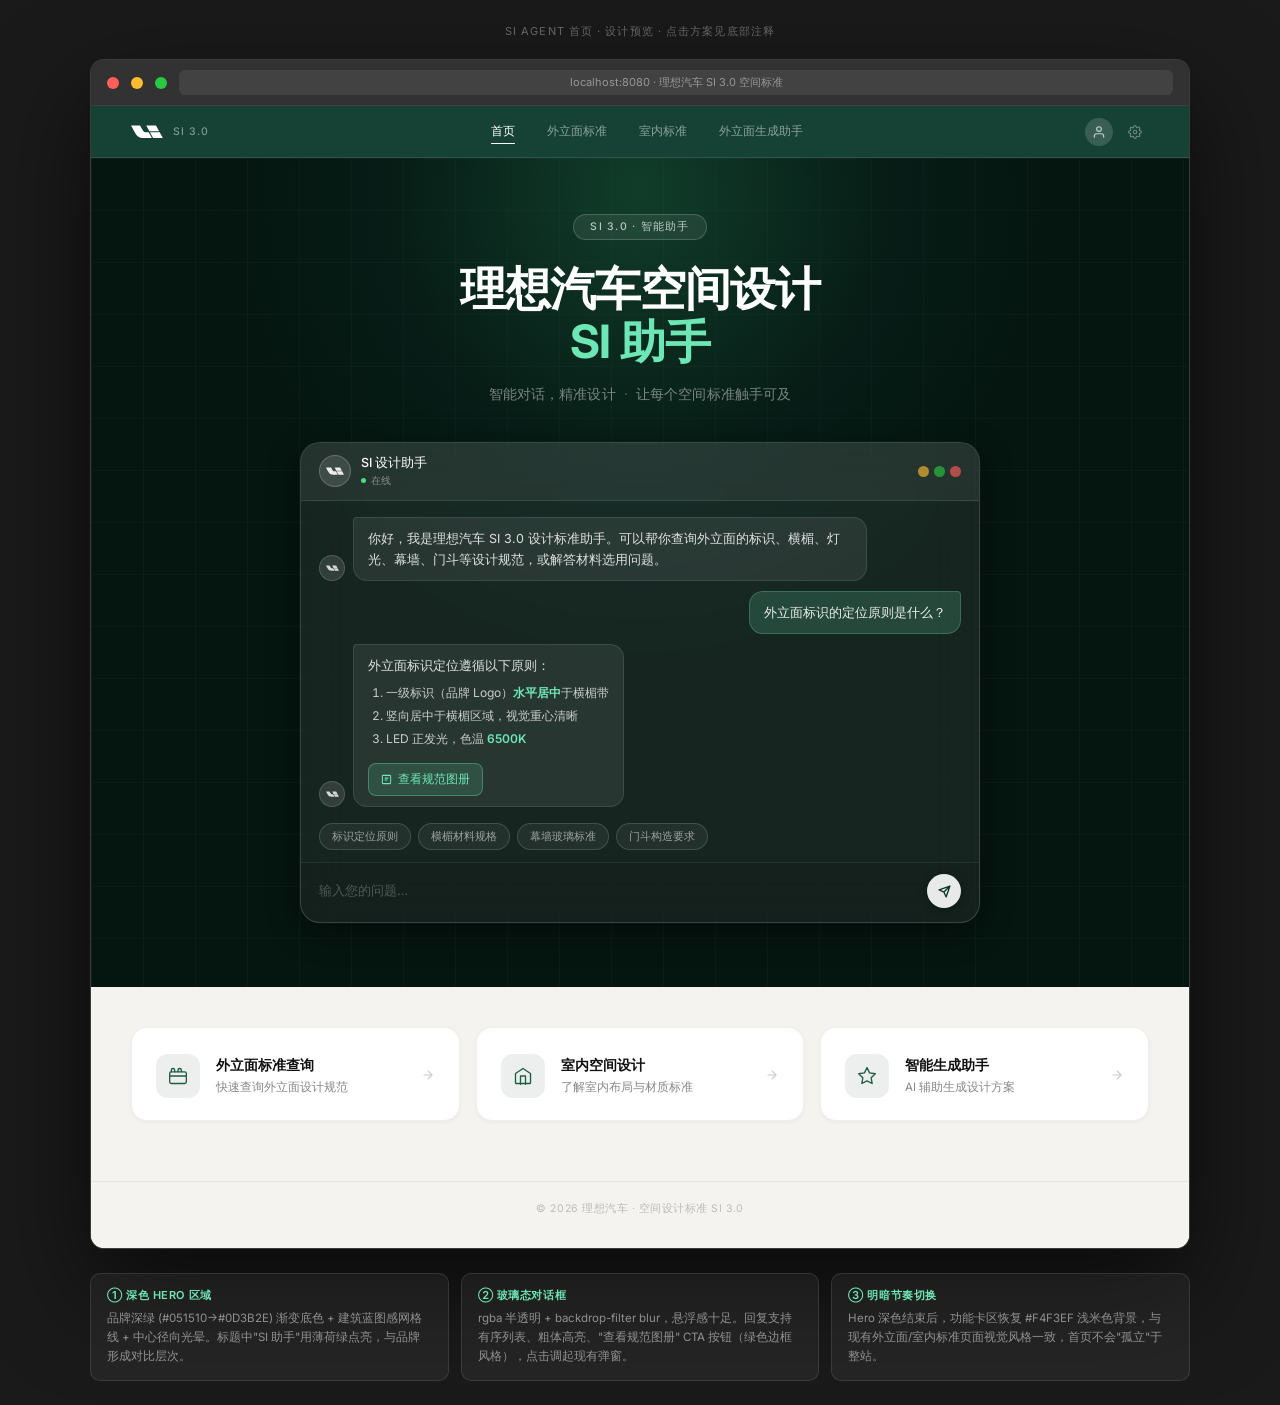
<file: .superpowers/brainstorm/2478-1777000662/content/design-preview.html>
<!DOCTYPE html>
<html lang="zh-CN">
<head>
<meta charset="UTF-8">
<meta name="viewport" content="width=device-width, initial-scale=1.0">
<title>SI Agent 首页设计预览</title>
<style>
  @import url('https://fonts.googleapis.com/css2?family=Inter:wght@300;400;500;600;700&display=swap');

  * { box-sizing: border-box; margin: 0; padding: 0; }
  body {
    font-family: 'Inter', "PingFang SC", "Microsoft YaHei", sans-serif;
    background: #1a1a1a;
    color: #fff;
    padding: 24px;
    min-height: 100vh;
    display: flex;
    flex-direction: column;
    align-items: center;
    gap: 20px;
  }

  .preview-label {
    font-size: 11px;
    letter-spacing: 0.1em;
    text-transform: uppercase;
    color: rgba(255,255,255,0.35);
    text-align: center;
  }

  .browser-frame {
    width: 100%;
    max-width: 1100px;
    background: #2a2a2a;
    border-radius: 14px;
    overflow: hidden;
    box-shadow: 0 40px 100px rgba(0,0,0,0.6);
    border: 1px solid rgba(255,255,255,0.08);
  }

  .browser-chrome {
    background: #323232;
    padding: 10px 16px;
    display: flex;
    align-items: center;
    gap: 12px;
    border-bottom: 1px solid rgba(255,255,255,0.07);
  }
  .dot { width: 12px; height: 12px; border-radius: 50%; }
  .dot-r { background: #FF5F57; }
  .dot-y { background: #FEBC2E; }
  .dot-g { background: #28C840; }
  .url-bar {
    flex: 1;
    background: rgba(255,255,255,0.08);
    border-radius: 6px;
    padding: 5px 12px;
    font-size: 11px;
    color: rgba(255,255,255,0.45);
    text-align: center;
  }

  /* ─── SITE CONTENT ─── */
  .site { background: #F4F3EF; }

  /* Nav */
  .nav {
    background: rgba(13,59,46,0.96);
    backdrop-filter: blur(20px);
    padding: 0 40px;
    height: 52px;
    display: flex;
    align-items: center;
    justify-content: space-between;
    border-bottom: 0.5px solid rgba(255,255,255,0.1);
  }
  .nav-left { display: flex; align-items: center; gap: 10px; }
  .nav-logo-mark {
    width: 32px; height: 14px;
    background: white;
    mask-image: url("data:image/svg+xml,%3Csvg viewBox='0 0 49 20' fill='none' xmlns='http://www.w3.org/2000/svg'%3E%3Cpath fill-rule='evenodd' clip-rule='evenodd' fill='black' d='M38.4 0.7L43.2 9.6H28.2L23.4 0.7H38.4ZM24.1 11C22.4 11 20.6 10.9 19.5 9.9C18.6 9.2 18.1 8.4 17.6 7.4C17.5 7.2 16.1 4.8 15.1 3L15.1 2.96C14.5 1.85 14 0.93 13.9 0.8H0C0.5 1.7 1 2.6 1.5 3.6C2.7 5.8 3.9 8.1 5.2 10.3C6.7 13 8.1 15.6 10.8 17.5C12 18.5 13.4 19.1 14.9 19.5C16.5 19.8 18 19.9 19.6 19.9H32L27.1 11H24.1ZM29 11L33.9 19.9H48.9L44 11H29Z'/%3E%3C/svg%3E");
    mask-repeat: no-repeat;
    mask-size: contain;
    -webkit-mask-image: url("data:image/svg+xml,%3Csvg viewBox='0 0 49 20' fill='none' xmlns='http://www.w3.org/2000/svg'%3E%3Cpath fill-rule='evenodd' clip-rule='evenodd' fill='black' d='M38.4 0.7L43.2 9.6H28.2L23.4 0.7H38.4ZM24.1 11C22.4 11 20.6 10.9 19.5 9.9C18.6 9.2 18.1 8.4 17.6 7.4C17.5 7.2 16.1 4.8 15.1 3L15.1 2.96C14.5 1.85 14 0.93 13.9 0.8H0C0.5 1.7 1 2.6 1.5 3.6C2.7 5.8 3.9 8.1 5.2 10.3C6.7 13 8.1 15.6 10.8 17.5C12 18.5 13.4 19.1 14.9 19.5C16.5 19.8 18 19.9 19.6 19.9H32L27.1 11H24.1ZM29 11L33.9 19.9H48.9L44 11H29Z'/%3E%3C/svg%3E");
    -webkit-mask-repeat: no-repeat;
    -webkit-mask-size: contain;
  }
  .nav-brand { font-size: 10.5px; font-weight: 500; color: rgba(255,255,255,0.45); letter-spacing: 0.1em; }
  .nav-links { display: flex; gap: 32px; }
  .nav-link { font-size: 12px; color: rgba(255,255,255,0.5); position: relative; padding: 4px 0; cursor: pointer; }
  .nav-link.active { color: white; font-weight: 500; }
  .nav-link.active::after { content:''; position:absolute; bottom:0; left:0; right:0; height:1.5px; background:white; border-radius:1px; }
  .nav-right { display: flex; align-items: center; gap: 8px; }
  .nav-avatar { width: 28px; height: 28px; border-radius: 50%; background: rgba(255,255,255,0.15); display: flex; align-items: center; justify-content: center; cursor: pointer; }
  .nav-settings { width: 28px; height: 28px; border-radius: 50%; background: transparent; display: flex; align-items: center; justify-content: center; cursor: pointer; }

  /* Hero */
  .hero {
    position: relative;
    background: #051510;
    padding: 56px 40px 64px;
    display: flex;
    flex-direction: column;
    align-items: center;
    overflow: hidden;
    min-height: 580px;
  }

  /* Architectural grid */
  .hero::before {
    content: '';
    position: absolute; inset: 0;
    background-image:
      linear-gradient(rgba(255,255,255,0.028) 1px, transparent 1px),
      linear-gradient(90deg, rgba(255,255,255,0.028) 1px, transparent 1px);
    background-size: 52px 52px;
    pointer-events: none;
  }

  /* Radial glow */
  .hero::after {
    content: '';
    position: absolute;
    top: -20%; left: 50%; transform: translateX(-50%);
    width: 80%; height: 80%;
    background: radial-gradient(ellipse at 50% 30%, rgba(27,94,64,0.55) 0%, rgba(13,59,46,0.2) 40%, transparent 70%);
    pointer-events: none;
  }

  .hero-content { position: relative; z-index: 1; text-align: center; margin-bottom: 36px; }

  .eyebrow {
    display: inline-block;
    background: rgba(255,255,255,0.08);
    border: 0.5px solid rgba(255,255,255,0.18);
    border-radius: 20px;
    padding: 5px 16px;
    font-size: 10.5px;
    font-weight: 500;
    letter-spacing: 0.12em;
    text-transform: uppercase;
    color: rgba(255,255,255,0.7);
    margin-bottom: 22px;
  }

  .hero-title {
    font-size: 46px;
    font-weight: 700;
    line-height: 1.15;
    color: white;
    margin-bottom: 14px;
    letter-spacing: -0.02em;
  }
  .hero-title em { font-style: normal; color: #6EE7B7; }

  .hero-sub {
    font-size: 14px;
    color: rgba(255,255,255,0.45);
    line-height: 1.7;
    letter-spacing: 0.01em;
  }
  .hero-sub span { color: rgba(255,255,255,0.25); margin: 0 8px; }

  /* Agent Card */
  .agent-card {
    position: relative;
    z-index: 1;
    width: 100%;
    max-width: 680px;
    background: rgba(255,255,255,0.07);
    backdrop-filter: blur(24px);
    -webkit-backdrop-filter: blur(24px);
    border: 0.5px solid rgba(255,255,255,0.14);
    border-radius: 20px;
    overflow: hidden;
    box-shadow: 0 8px 32px rgba(0,0,0,0.4), 0 0 0 0.5px rgba(255,255,255,0.05);
  }

  .agent-hd {
    background: rgba(255,255,255,0.06);
    border-bottom: 0.5px solid rgba(255,255,255,0.1);
    padding: 12px 18px;
    display: flex;
    align-items: center;
    justify-content: space-between;
  }
  .agent-hd-l { display: flex; align-items: center; gap: 10px; }
  .agent-av {
    width: 32px; height: 32px;
    border-radius: 50%;
    background: rgba(255,255,255,0.12);
    display: flex; align-items: center; justify-content: center;
    border: 0.5px solid rgba(255,255,255,0.2);
  }
  .agent-av svg { opacity: 0.9; }
  .agent-name { font-size: 12.5px; font-weight: 500; color: white; margin-bottom: 2px; }
  .agent-status { display: flex; align-items: center; gap: 5px; font-size: 10px; color: rgba(255,255,255,0.45); }
  .status-dot { width: 5px; height: 5px; border-radius: 50%; background: #4ADE80; }
  .win-dots { display: flex; gap: 5px; }
  .wd { width: 11px; height: 11px; border-radius: 50%; opacity: 0.65; }

  /* Messages */
  .agent-msgs {
    padding: 16px 18px;
    display: flex;
    flex-direction: column;
    gap: 10px;
    min-height: 140px;
  }

  .msg-row { display: flex; align-items: flex-end; gap: 8px; }
  .msg-row.user { flex-direction: row-reverse; }

  .msg-av {
    width: 26px; height: 26px;
    border-radius: 50%;
    background: rgba(255,255,255,0.12);
    display: flex; align-items: center; justify-content: center;
    flex-shrink: 0;
    border: 0.5px solid rgba(255,255,255,0.15);
  }
  .msg-av svg { width: 13px; height: 6px; opacity: 0.8; }

  .msg-bubble {
    max-width: 80%;
    padding: 10px 14px;
    border-radius: 4px 14px 14px 14px;
    font-size: 12.5px;
    line-height: 1.7;
    color: rgba(255,255,255,0.85);
    background: rgba(255,255,255,0.08);
    border: 0.5px solid rgba(255,255,255,0.1);
  }
  .msg-row.user .msg-bubble {
    border-radius: 14px 4px 14px 14px;
    background: rgba(110,231,183,0.18);
    border-color: rgba(110,231,183,0.25);
    color: rgba(255,255,255,0.9);
  }

  .msg-bubble ol { padding-left: 18px; margin-top: 6px; }
  .msg-bubble li { margin-bottom: 3px; font-size: 12px; color: rgba(255,255,255,0.75); }
  .msg-bubble strong { color: #6EE7B7; font-weight: 600; }

  .msg-cta-btn {
    display: inline-flex;
    align-items: center;
    gap: 6px;
    margin-top: 10px;
    padding: 6px 12px;
    background: rgba(110,231,183,0.15);
    border: 0.5px solid rgba(110,231,183,0.35);
    border-radius: 8px;
    font-size: 11.5px;
    color: #6EE7B7;
    cursor: pointer;
    font-weight: 500;
  }

  /* Chips */
  .chips {
    padding: 0 18px 12px;
    display: flex;
    gap: 7px;
    flex-wrap: wrap;
  }
  .chip {
    font-size: 11px;
    font-weight: 500;
    color: rgba(255,255,255,0.55);
    background: rgba(255,255,255,0.06);
    border: 0.5px solid rgba(255,255,255,0.14);
    border-radius: 20px;
    padding: 5px 12px;
    cursor: pointer;
  }

  /* Input row */
  .agent-input-row {
    display: flex;
    align-items: center;
    gap: 10px;
    padding: 11px 18px 14px;
    border-top: 0.5px solid rgba(255,255,255,0.08);
    background: rgba(0,0,0,0.1);
  }
  .agent-input-placeholder {
    flex: 1;
    font-size: 13px;
    color: rgba(255,255,255,0.25);
    padding: 0;
  }
  .send-btn {
    width: 34px; height: 34px;
    border-radius: 50%;
    background: rgba(255,255,255,0.9);
    display: flex; align-items: center; justify-content: center;
    flex-shrink: 0;
    box-shadow: 0 2px 10px rgba(0,0,0,0.3);
  }
  .send-btn svg { color: #0D3B2E; }

  /* Feature Cards */
  .cards-section {
    background: #F4F3EF;
    padding: 40px 40px 60px;
  }
  .cards-grid {
    display: grid;
    grid-template-columns: repeat(3, 1fr);
    gap: 16px;
    max-width: 1020px;
    margin: 0 auto;
  }
  .fcard {
    background: white;
    border-radius: 16px;
    padding: 26px 24px 22px;
    display: flex;
    align-items: center;
    gap: 16px;
    border: 0.5px solid rgba(0,0,0,0.06);
    box-shadow: 0 1px 4px rgba(0,0,0,0.05);
    cursor: pointer;
    transition: all 0.25s;
  }
  .fcard:hover { transform: translateY(-3px); box-shadow: 0 8px 24px rgba(0,0,0,0.09); }
  .fcard-icon {
    width: 44px; height: 44px;
    border-radius: 12px;
    background: rgba(13,59,46,0.08);
    display: flex; align-items: center; justify-content: center;
    flex-shrink: 0;
  }
  .fcard-icon svg { width: 20px; height: 20px; stroke: #1B5E40; fill: none; stroke-width: 1.6; stroke-linecap: round; stroke-linejoin: round; }
  .fcard-body { flex: 1; }
  .fcard-title { font-size: 13.5px; font-weight: 600; color: #111; margin-bottom: 4px; }
  .fcard-desc { font-size: 11.5px; color: #888; line-height: 1.5; }
  .fcard-arrow { color: #ccc; transition: color 0.2s, transform 0.2s; }
  .fcard:hover .fcard-arrow { color: #1B5E40; transform: translateX(3px); }

  /* Footer */
  .footer {
    background: #F4F3EF;
    text-align: center;
    padding: 0 40px 32px;
    font-size: 10.5px;
    color: #bbb;
    letter-spacing: 0.05em;
    border-top: 0.5px solid rgba(0,0,0,0.06);
    padding-top: 20px;
  }

  /* Annotation layer */
  .annotations {
    width: 100%;
    max-width: 1100px;
    display: grid;
    grid-template-columns: repeat(3, 1fr);
    gap: 12px;
    margin-top: 4px;
  }
  .ann {
    background: rgba(255,255,255,0.05);
    border: 0.5px solid rgba(255,255,255,0.1);
    border-radius: 10px;
    padding: 14px 16px;
  }
  .ann-title { font-size: 11px; font-weight: 600; color: #6EE7B7; letter-spacing: 0.05em; margin-bottom: 6px; text-transform: uppercase; }
  .ann-body { font-size: 11.5px; color: rgba(255,255,255,0.5); line-height: 1.65; }
</style>
</head>
<body>

<p class="preview-label">SI AGENT 首页 · 设计预览 · 点击方案见底部注释</p>

<div class="browser-frame">
  <div class="browser-chrome">
    <div class="dot dot-r"></div>
    <div class="dot dot-y"></div>
    <div class="dot dot-g"></div>
    <div class="url-bar">localhost:8080 · 理想汽车 SI 3.0 空间标准</div>
  </div>

  <div class="site">
    <!-- Nav -->
    <div class="nav">
      <div class="nav-left">
        <div class="nav-logo-mark"></div>
        <span class="nav-brand">SI 3.0</span>
      </div>
      <div class="nav-links">
        <span class="nav-link active">首页</span>
        <span class="nav-link">外立面标准</span>
        <span class="nav-link">室内标准</span>
        <span class="nav-link">外立面生成助手</span>
      </div>
      <div class="nav-right">
        <div class="nav-avatar">
          <svg width="14" height="14" viewBox="0 0 24 24" fill="none" stroke="rgba(255,255,255,0.7)" stroke-width="2" stroke-linecap="round" stroke-linejoin="round">
            <path d="M20 21v-2a4 4 0 00-4-4H8a4 4 0 00-4 4v2"/>
            <circle cx="12" cy="7" r="4"/>
          </svg>
        </div>
        <div class="nav-settings">
          <svg width="14" height="14" viewBox="0 0 24 24" fill="none" stroke="rgba(255,255,255,0.4)" stroke-width="1.8" stroke-linecap="round" stroke-linejoin="round">
            <circle cx="12" cy="12" r="3"/>
            <path d="M19.4 15a1.65 1.65 0 00.33 1.82l.06.06a2 2 0 010 2.83 2 2 0 01-2.83 0l-.06-.06a1.65 1.65 0 00-1.82-.33 1.65 1.65 0 00-1 1.51V21a2 2 0 01-4 0v-.09A1.65 1.65 0 009 19.4a1.65 1.65 0 00-1.82.33l-.06.06a2 2 0 01-2.83-2.83l.06-.06A1.65 1.65 0 004.68 15a1.65 1.65 0 00-1.51-1H3a2 2 0 010-4h.09A1.65 1.65 0 004.6 9a1.65 1.65 0 00-.33-1.82l-.06-.06a2 2 0 012.83-2.83l.06.06A1.65 1.65 0 009 4.68a1.65 1.65 0 001-1.51V3a2 2 0 014 0v.09a1.65 1.65 0 001 1.51 1.65 1.65 0 001.82-.33l.06-.06a2 2 0 012.83 2.83l-.06.06A1.65 1.65 0 0019.4 9a1.65 1.65 0 001.51 1H21a2 2 0 010 4h-.09a1.65 1.65 0 00-1.51 1z"/>
          </svg>
        </div>
      </div>
    </div>

    <!-- Hero -->
    <div class="hero">
      <div class="hero-content">
        <div class="eyebrow">SI 3.0 · 智能助手</div>
        <div class="hero-title">理想汽车空间设计<br><em>SI 助手</em></div>
        <div class="hero-sub">智能对话，精准设计<span>·</span>让每个空间标准触手可及</div>
      </div>

      <!-- Agent Card -->
      <div class="agent-card">
        <div class="agent-hd">
          <div class="agent-hd-l">
            <div class="agent-av">
              <svg width="18" height="8" viewBox="0 0 49 20" fill="none">
                <path fill-rule="evenodd" clip-rule="evenodd" fill="white" d="M38.4 0.7L43.2 9.6H28.2L23.4 0.7H38.4ZM24.1 11C22.4 11 20.6 10.9 19.5 9.9C18.6 9.2 18.1 8.4 17.6 7.4C17.5 7.2 16.1 4.8 15.1 3L15.1 2.96C14.5 1.85 14 0.93 13.9 0.8H0C0.5 1.7 1 2.6 1.5 3.6C2.7 5.8 3.9 8.1 5.2 10.3C6.7 13 8.1 15.6 10.8 17.5C12 18.5 13.4 19.1 14.9 19.5C16.5 19.8 18 19.9 19.6 19.9H32L27.1 11H24.1ZM29 11L33.9 19.9H48.9L44 11H29Z"/>
              </svg>
            </div>
            <div>
              <div class="agent-name">SI 设计助手</div>
              <div class="agent-status"><span class="status-dot"></span>在线</div>
            </div>
          </div>
          <div class="win-dots">
            <div class="wd" style="background:#FEBC2E"></div>
            <div class="wd" style="background:#28C840"></div>
            <div class="wd" style="background:#FF5F57"></div>
          </div>
        </div>

        <div class="agent-msgs">
          <!-- Welcome message -->
          <div class="msg-row">
            <div class="msg-av">
              <svg viewBox="0 0 49 20" fill="none"><path fill-rule="evenodd" clip-rule="evenodd" fill="white" d="M38.4 0.7L43.2 9.6H28.2L23.4 0.7H38.4ZM24.1 11C22.4 11 20.6 10.9 19.5 9.9C18.6 9.2 18.1 8.4 17.6 7.4C17.5 7.2 16.1 4.8 15.1 3L15.1 2.96C14.5 1.85 14 0.93 13.9 0.8H0C0.5 1.7 1 2.6 1.5 3.6C2.7 5.8 3.9 8.1 5.2 10.3C6.7 13 8.1 15.6 10.8 17.5C12 18.5 13.4 19.1 14.9 19.5C16.5 19.8 18 19.9 19.6 19.9H32L27.1 11H24.1ZM29 11L33.9 19.9H48.9L44 11H29Z"/></svg>
            </div>
            <div class="msg-bubble">
              你好，我是理想汽车 SI 3.0 设计标准助手。可以帮你查询外立面的标识、横楣、灯光、幕墙、门斗等设计规范，或解答材料选用问题。
            </div>
          </div>
          <!-- User -->
          <div class="msg-row user">
            <div class="msg-bubble">外立面标识的定位原则是什么？</div>
          </div>
          <!-- AI response with CTA -->
          <div class="msg-row">
            <div class="msg-av">
              <svg viewBox="0 0 49 20" fill="none"><path fill-rule="evenodd" clip-rule="evenodd" fill="white" d="M38.4 0.7L43.2 9.6H28.2L23.4 0.7H38.4ZM24.1 11C22.4 11 20.6 10.9 19.5 9.9C18.6 9.2 18.1 8.4 17.6 7.4C17.5 7.2 16.1 4.8 15.1 3L15.1 2.96C14.5 1.85 14 0.93 13.9 0.8H0C0.5 1.7 1 2.6 1.5 3.6C2.7 5.8 3.9 8.1 5.2 10.3C6.7 13 8.1 15.6 10.8 17.5C12 18.5 13.4 19.1 14.9 19.5C16.5 19.8 18 19.9 19.6 19.9H32L27.1 11H24.1ZM29 11L33.9 19.9H48.9L44 11H29Z"/></svg>
            </div>
            <div class="msg-bubble">
              外立面标识定位遵循以下原则：
              <ol>
                <li>一级标识（品牌 Logo）<strong>水平居中</strong>于横楣带</li>
                <li>竖向居中于横楣区域，视觉重心清晰</li>
                <li>LED 正发光，色温 <strong>6500K</strong></li>
              </ol>
              <div class="msg-cta-btn">
                <svg width="11" height="11" viewBox="0 0 24 24" fill="none" stroke="currentColor" stroke-width="2.2" stroke-linecap="round" stroke-linejoin="round"><rect x="3" y="3" width="18" height="18" rx="2"/><path d="M9 9h6M9 13h4"/></svg>
                查看规范图册
              </div>
            </div>
          </div>
        </div>

        <!-- Chips -->
        <div class="chips">
          <span class="chip">标识定位原则</span>
          <span class="chip">横楣材料规格</span>
          <span class="chip">幕墙玻璃标准</span>
          <span class="chip">门斗构造要求</span>
        </div>

        <!-- Input -->
        <div class="agent-input-row">
          <span class="agent-input-placeholder">输入您的问题…</span>
          <div class="send-btn">
            <svg width="13" height="13" viewBox="0 0 24 24" fill="none" stroke="#0D3B2E" stroke-width="2.5" stroke-linecap="round" stroke-linejoin="round">
              <path d="M22 2L11 13M22 2L15 22L11 13M22 2L2 9L11 13"/>
            </svg>
          </div>
        </div>
      </div>
    </div>

    <!-- Feature Cards -->
    <div class="cards-section">
      <div class="cards-grid">
        <div class="fcard">
          <div class="fcard-icon">
            <svg viewBox="0 0 24 24"><rect x="2" y="7" width="20" height="14" rx="2"/><path d="M16 7V5a2 2 0 00-4 0v2M8 7V5a2 2 0 00-4 0v2M2 12h20"/></svg>
          </div>
          <div class="fcard-body">
            <div class="fcard-title">外立面标准查询</div>
            <div class="fcard-desc">快速查询外立面设计规范</div>
          </div>
          <div class="fcard-arrow">
            <svg width="14" height="14" viewBox="0 0 24 24" fill="none" stroke="currentColor" stroke-width="2" stroke-linecap="round" stroke-linejoin="round"><path d="M5 12h14M12 5l7 7-7 7"/></svg>
          </div>
        </div>
        <div class="fcard">
          <div class="fcard-icon">
            <svg viewBox="0 0 24 24"><path d="M3 9l9-6 9 6v11a1 1 0 01-1 1H4a1 1 0 01-1-1z"/><path d="M9 22V12h6v10"/></svg>
          </div>
          <div class="fcard-body">
            <div class="fcard-title">室内空间设计</div>
            <div class="fcard-desc">了解室内布局与材质标准</div>
          </div>
          <div class="fcard-arrow">
            <svg width="14" height="14" viewBox="0 0 24 24" fill="none" stroke="currentColor" stroke-width="2" stroke-linecap="round" stroke-linejoin="round"><path d="M5 12h14M12 5l7 7-7 7"/></svg>
          </div>
        </div>
        <div class="fcard">
          <div class="fcard-icon">
            <svg viewBox="0 0 24 24"><path d="M12 2l3.09 6.26L22 9.27l-5 4.87 1.18 6.88L12 17.77l-6.18 3.25L7 14.14 2 9.27l6.91-1.01L12 2z"/></svg>
          </div>
          <div class="fcard-body">
            <div class="fcard-title">智能生成助手</div>
            <div class="fcard-desc">AI 辅助生成设计方案</div>
          </div>
          <div class="fcard-arrow">
            <svg width="14" height="14" viewBox="0 0 24 24" fill="none" stroke="currentColor" stroke-width="2" stroke-linecap="round" stroke-linejoin="round"><path d="M5 12h14M12 5l7 7-7 7"/></svg>
          </div>
        </div>
      </div>
    </div>

    <!-- Footer -->
    <div class="footer">© 2026 理想汽车 · 空间设计标准 SI 3.0</div>
  </div>
</div>

<!-- Annotations -->
<div class="annotations">
  <div class="ann">
    <div class="ann-title">① 深色 Hero 区域</div>
    <div class="ann-body">品牌深绿 (#051510→#0D3B2E) 渐变底色 + 建筑蓝图感网格线 + 中心径向光晕。标题中"SI 助手"用薄荷绿点亮，与品牌形成对比层次。</div>
  </div>
  <div class="ann">
    <div class="ann-title">② 玻璃态对话框</div>
    <div class="ann-body">rgba 半透明 + backdrop-filter blur，悬浮感十足。回复支持有序列表、粗体高亮、"查看规范图册" CTA 按钮（绿色边框风格），点击调起现有弹窗。</div>
  </div>
  <div class="ann">
    <div class="ann-title">③ 明暗节奏切换</div>
    <div class="ann-body">Hero 深色结束后，功能卡区恢复 #F4F3EF 浅米色背景，与现有外立面/室内标准页面视觉风格一致，首页不会"孤立"于整站。</div>
  </div>
</div>

</body>
</html>
</file>
<file: style.css>
/* ═══════════════════════════════════════
   LICIUM FONT — 理想品牌字体 2022
═══════════════════════════════════════ */
@font-face {
  font-family: 'Licium';
  src: url('assets/fonts/LiciumFont2022-Light.otf') format('opentype');
  font-weight: 300;
  font-style: normal;
  font-display: swap;
}
@font-face {
  font-family: 'Licium';
  src: url('assets/fonts/LiciumFont2022-Normal.otf') format('opentype');
  font-weight: 400;
  font-style: normal;
  font-display: swap;
}
@font-face {
  font-family: 'Licium';
  src: url('assets/fonts/LiciumFont2022-Regular.otf') format('opentype');
  font-weight: 450;
  font-style: normal;
  font-display: swap;
}
@font-face {
  font-family: 'Licium';
  src: url('assets/fonts/LiciumFont2022-Medium.otf') format('opentype');
  font-weight: 500;
  font-style: normal;
  font-display: swap;
}
@font-face {
  font-family: 'Licium';
  src: url('assets/fonts/LiciumFont2022-Bold.otf') format('opentype');
  font-weight: 700;
  font-style: normal;
  font-display: swap;
}

/* ═══════════════════════════════════════
   DESIGN TOKENS
═══════════════════════════════════════ */
:root {
  /* Brand */
  --brand:        #0D3B2E;
  --brand-mid:    #1B5E40;
  --accent:       #C8541A;
  --accent-hover: #A84315;

  /* Surfaces */
  --bg:           #F4F3EF;
  --bg-raised:    #FEFEFC;
  --white:        #FFFFFF;

  /* Text */
  --text:         #111110;
  --text-sub:     #6A6960;
  --text-xs:      #AEADA6;

  /* Borders */
  --border:       rgba(0, 0, 0, 0.07);
  --border-mid:   rgba(0, 0, 0, 0.11);

  /* Elevation */
  --sh-xs:    0 1px 3px rgba(0,0,0,0.07), 0 0 0 0.5px rgba(0,0,0,0.04);
  --sh-sm:    0 2px 10px rgba(0,0,0,0.08), 0 0 0 0.5px rgba(0,0,0,0.05);
  --sh-md:    0 8px 30px rgba(0,0,0,0.09), 0 2px 8px rgba(0,0,0,0.06);
  --sh-lg:    0 20px 60px rgba(0,0,0,0.13), 0 4px 20px rgba(0,0,0,0.07);
  --sh-xl:    0 40px 100px rgba(0,0,0,0.20), 0 8px 30px rgba(0,0,0,0.10);
  --sh-modal: 0 40px 100px rgba(0,0,0,0.22), 0 0 0 0.5px rgba(0,0,0,0.06);

  /* Layout */
  --nav-h:  54px;
  --r:      20px;
  --r-sm:   12px;
  --r-xs:   8px;
  --max-w:  1440px;

  /* Animation */
  --ease:     cubic-bezier(0.25, 0.46, 0.45, 0.94);
  --ease-o:   cubic-bezier(0.0, 0.0, 0.2, 1.0);
  --spring:   cubic-bezier(0.34, 1.4, 0.64, 1);
  --spring-g: cubic-bezier(0.34, 1.15, 0.64, 1);

  /* Typography */
  --font-serif: 'Licium', "PingFang SC", "Hiragino Sans GB", "Microsoft YaHei", sans-serif;
  --font:       'Licium', "PingFang SC", "Hiragino Sans GB", "Microsoft YaHei", -apple-system, sans-serif;
  --font-mono:  'Licium', "SF Mono", "Fira Code", monospace;

  /* Legacy aliases (backward compat) */
  --green:       var(--brand-mid);
  --green-hover: var(--brand);
  --orange:      var(--accent);
}

/* ═══════════════════════════════════════
   BASE
═══════════════════════════════════════ */
*, *::before, *::after { box-sizing: border-box; margin: 0; padding: 0; }
html { scroll-behavior: smooth; }
body {
  font-family: var(--font);
  background: var(--bg);
  color: var(--text);
  min-height: 100vh;
  -webkit-font-smoothing: antialiased;
  -moz-osx-font-smoothing: grayscale;
  overflow-x: hidden;
}
img { display: block; width: 100%; height: 100%; object-fit: cover; }
ul { list-style: none; }
button { cursor: pointer; border: none; background: none; font-family: var(--font); }

/* ═══════════════════════════════════════
   KEYFRAMES
═══════════════════════════════════════ */
@keyframes fadeUp {
  from { opacity: 0; transform: translateY(20px); }
  to   { opacity: 1; transform: translateY(0); }
}
@keyframes fadeIn {
  from { opacity: 0; }
  to   { opacity: 1; }
}
@keyframes slideDown {
  from { opacity: 0; transform: translateY(-14px); }
  to   { opacity: 1; transform: translateY(0); }
}
@keyframes sectionIn {
  from { opacity: 0; transform: translateY(12px); }
  to   { opacity: 1; transform: translateY(0); }
}
@keyframes guideOpen {
  from { opacity: 0; transform: scale(0.92) translateY(-6px); }
  to   { opacity: 1; transform: scale(1) translateY(0); }
}
@keyframes overlayIn {
  from { opacity: 0; }
  to   { opacity: 1; }
}
@keyframes modalIn {
  from { opacity: 0; transform: scale(0.93) translateY(18px); }
  to   { opacity: 1; transform: scale(1) translateY(0); }
}
@keyframes dotPulse {
  0%, 100% { box-shadow: 0 0 0 4px rgba(255,255,255,0.15), 0 2px 10px rgba(0,0,0,0.28); }
  50%       { box-shadow: 0 0 0 11px rgba(255,255,255,0.06), 0 2px 10px rgba(0,0,0,0.28); }
}
@keyframes scrollBounce {
  0%, 100% { transform: translateY(0); }
  50%       { transform: translateY(5px); }
}

/* ═══════════════════════════════════════
   NAV
═══════════════════════════════════════ */
.nav {
  position: fixed;
  top: 0; left: 0; right: 0;
  height: var(--nav-h);
  background: rgba(244, 243, 239, 0.88);
  backdrop-filter: saturate(200%) blur(24px);
  -webkit-backdrop-filter: saturate(200%) blur(24px);
  border-bottom: 0.5px solid rgba(0,0,0,0.09);
  z-index: 1000;
  animation: slideDown 0.5s var(--ease) both;
}
.nav-inner {
  max-width: var(--max-w);
  margin: 0 auto;
  height: 100%;
  padding: 0 40px;
  display: flex;
  align-items: center;
  justify-content: space-between;
}
.nav-logo {
  cursor: pointer;
  display: flex;
  align-items: center;
  gap: 10px;
  opacity: 0.9;
  transition: opacity 0.22s;
}
.nav-logo:hover { opacity: 1; }
.nav-logo svg { flex-shrink: 0; height: 11.5px; width: auto; }
.nav-brand {
  font-size: 11.5px;
  font-weight: 500;
  letter-spacing: 0.08em;
  color: var(--text);
  opacity: 0.55;
  padding-left: 2px;
  font-family: var(--font-mono);
}

.nav-links { display: flex; align-items: center; gap: 36px; }

.nav-item {
  font-size: 12.5px;
  font-weight: 400;
  letter-spacing: 0.025em;
  color: var(--text-sub);
  padding: 6px 0;
  position: relative;
  transition: color 0.22s var(--ease);
}
.nav-item::after {
  content: '';
  position: absolute;
  bottom: 0; left: 0; right: 0;
  height: 1px;
  background: var(--brand);
  transform: scaleX(0);
  transform-origin: left;
  transition: transform 0.3s var(--ease);
}
.nav-item.active { color: var(--brand); font-weight: 500; }
.nav-item.active::after { transform: scaleX(1); }
.nav-item:hover:not(.active) { color: var(--text); }

/* ═══════════════════════════════════════
   SECTIONS
═══════════════════════════════════════ */
.section {
  display: none;
  padding-top: var(--nav-h);
  min-height: 100vh;
}
.section.active {
  display: block;
  animation: sectionIn 0.5s var(--ease) both;
}

/* ═══════════════════════════════════════
   HERO
═══════════════════════════════════════ */
.hero-wrap {
  padding: 0;
  animation: fadeUp 0.7s var(--ease) 0.1s both;
}

.hero-container {
  position: relative;
  width: 100%;
  height: calc(100vh - var(--nav-h));
  overflow: hidden;
  background: #0a0a0a;
  user-select: none;
}

.facade-img {
  width: 100%; height: 100%;
  object-fit: cover;
  object-position: center;
  display: block;
  pointer-events: none;
}

/* ─── Hotspot Zones ─── */
.hotspot-zones { position: absolute; inset: 0; }

.hz {
  position: absolute;
  cursor: pointer;
  transition: background 0.22s var(--ease);
}
.hz:hover { background: rgba(255,255,255,0.065); }

/* ─── Hotspot Indicators ─── */
.hotspot-indicators {
  position: absolute;
  inset: 0;
  pointer-events: none;
}

.hi {
  position: absolute;
  transform: translate(-50%, -50%);
  pointer-events: none;
  animation: fadeIn 0.6s var(--ease) both;
}
.hi:nth-child(1) { animation-delay: 0.55s; }
.hi:nth-child(2) { animation-delay: 0.70s; }
.hi:nth-child(3) { animation-delay: 0.85s; }
.hi:nth-child(4) { animation-delay: 1.00s; }
.hi:nth-child(5) { animation-delay: 1.15s; }

.hi-ring {
  position: absolute;
  top: 50%; left: 50%;
  width: 44px; height: 44px;
  border-radius: 50%;
  border: 1.5px solid rgba(255,255,255,.9);
  transform: translate(-50%,-50%);
  animation: intHsPulse 2s ease-out infinite;
}

.hi-dot {
  position: absolute;
  top: 50%; left: 50%;
  width: 10px; height: 10px;
  border-radius: 50%;
  background: #fff;
  transform: translate(-50%,-50%);
  box-shadow: 0 0 0 2px rgba(0,0,0,.15), 0 2px 8px rgba(0,0,0,.3);
}

.hi-stem { display: none; }

.hi-label {
  position: absolute;
  top: calc(50% + 24px);
  left: 50%;
  transform: translateX(-50%);
  font-size: 11px;
  font-weight: 500;
  color: #fff;
  white-space: nowrap;
  background: rgba(0,0,0,.45);
  padding: 3px 9px;
  border-radius: 20px;
  letter-spacing: .05em;
  backdrop-filter: blur(4px);
}

/* Hover state — synced by JS .is-hovered */
.hi.is-hovered .hi-ring {
  border-color: #fff;
  background: rgba(255,255,255,.12);
}
.hi.is-hovered .hi-label {
  background: rgba(255,255,255,.9);
  color: #111;
}

/* ─── Guide Button ─── */
.guide-wrap {
  position: absolute;
  top: 16px; right: 16px;
  z-index: 20;
}

.guide-btn {
  display: flex;
  align-items: center;
  gap: 8px;
  background: rgba(255, 255, 255, 0.90);
  backdrop-filter: blur(16px) saturate(200%);
  -webkit-backdrop-filter: blur(16px) saturate(200%);
  border: 0.5px solid rgba(0, 0, 0, 0.10);
  border-radius: var(--r-sm);
  padding: 9px 16px;
  font-size: 12px;
  font-weight: 500;
  color: var(--text);
  letter-spacing: 0.04em;
  box-shadow: var(--sh-sm);
  transition: all 0.22s var(--ease);
}
.guide-btn:hover {
  background: var(--white);
  box-shadow: var(--sh-md);
  transform: translateY(-1px);
}
.guide-btn:active { transform: translateY(0); box-shadow: var(--sh-xs); }

.guide-dropdown {
  position: absolute;
  top: calc(100% + 10px);
  right: 0;
  background: rgba(255, 255, 255, 0.97);
  backdrop-filter: blur(24px) saturate(200%);
  -webkit-backdrop-filter: blur(24px) saturate(200%);
  border-radius: 14px;
  box-shadow: var(--sh-lg), 0 0 0 0.5px rgba(0,0,0,0.07);
  overflow: hidden;
  min-width: 200px;
  transform-origin: top right;
  animation: guideOpen 0.24s var(--spring-g) both;
}

.guide-item {
  display: flex;
  align-items: center;
  gap: 11px;
  padding: 12px 18px;
  font-size: 12.5px;
  color: var(--text);
  letter-spacing: 0.02em;
  cursor: pointer;
  transition: background 0.15s, padding-left 0.2s var(--ease);
}
.guide-item:hover { background: rgba(0,0,0,0.035); padding-left: 22px; }
.guide-item + .guide-item { border-top: 0.5px solid rgba(0,0,0,0.055); }

.gd-icon { width: 15px; height: 15px; flex-shrink: 0; color: var(--text-sub); }

/* ─── Hero Text ─── */
.hero-text {
  text-align: center;
  padding: 32px 40px 14px;
  animation: fadeUp 0.7s var(--ease) 0.3s both;
}
.hero-title {
  font-family: var(--font-serif);
  font-size: 28px;
  font-weight: 600;
  color: var(--text);
  letter-spacing: -0.01em;
  margin-bottom: 10px;
}
.hero-sub {
  font-size: 13px;
  color: var(--text-sub);
  letter-spacing: 0.01em;
  margin-bottom: 22px;
}
.scroll-hint {
  display: inline-flex;
  align-items: center;
  gap: 7px;
  font-size: 11px;
  color: var(--text-xs);
  letter-spacing: 0.07em;
  animation: scrollBounce 2.2s ease-in-out infinite 1.2s;
}

/* ═══════════════════════════════════════
   OVERVIEW
═══════════════════════════════════════ */
.overview-wrap {
  max-width: var(--max-w);
  margin: 0 auto;
  padding: 20px 40px 120px;
}
.overview-heading {
  font-family: var(--font-serif);
  font-size: 24px;
  font-weight: 600;
  letter-spacing: -0.01em;
  margin-bottom: 0;
  color: var(--text);
}

.overview-row {
  display: grid;
  grid-template-columns: 240px 1fr;
  gap: 60px;
  align-items: start;
  padding: 56px 0;
  border-top: 0.5px solid var(--border-mid);
  opacity: 0;
  transform: translateY(28px);
  transition: opacity 0.7s var(--ease), transform 0.7s var(--ease);
}
.overview-row.visible { opacity: 1; transform: translateY(0); }
.overview-row:first-of-type { border-top-color: transparent; }

.overview-left { padding-top: 3px; }
.overview-sub-title {
  font-size: 17px;
  font-weight: 600;
  color: var(--text);
  margin-bottom: 14px;
  letter-spacing: -0.01em;
}
.overview-desc {
  font-size: 13px;
  color: var(--text-sub);
  line-height: 1.85;
}
.overview-list {
  font-size: 13px;
  color: var(--text-sub);
  line-height: 1.9;
}
.overview-list li + li { margin-top: 8px; }
.overview-list li::before { content: '• '; color: var(--brand-mid); }

/* Photo grid */
.photo-grid {
  display: grid;
  grid-template-columns: repeat(3, 1fr);
  gap: 7px;
  border-radius: var(--r);
  overflow: hidden;
}
.photo-cell {
  aspect-ratio: 3/4;
  overflow: hidden;
  background: #c4c2be;
  border-radius: 5px;
  transition: transform 0.45s var(--ease);
}
.photo-cell:hover { transform: scale(1.025); }
.photo-cell img { transition: transform 0.55s var(--ease); }
.photo-cell:hover img { transform: scale(1.06); }

/* Material grid */
.material-grid {
  display: grid;
  grid-template-columns: repeat(3, 1fr);
  gap: 22px;
  align-items: start;
}
.material-col { display: flex; flex-direction: column; }
.mcol-head {
  font-size: 10.5px;
  font-weight: 500;
  color: var(--text-xs);
  letter-spacing: 0.09em;
  text-transform: uppercase;
  text-align: center;
  padding-bottom: 11px;
  border-bottom: 0.5px solid var(--border-mid);
  margin-bottom: 11px;
}
.mcard {
  background: var(--bg-raised);
  border-radius: var(--r-sm);
  overflow: hidden;
  margin-bottom: 9px;
  border: 0.5px solid var(--border);
  position: relative;
  transition: transform 0.3s var(--ease), box-shadow 0.3s var(--ease);
  box-shadow: var(--sh-xs);
}
.mcard:hover {
  transform: translateY(-3px);
  box-shadow: var(--sh-md);
}
.mcard::after {
  content: '';
  position: absolute;
  top: 9px; right: 9px;
  width: 7px; height: 7px;
  border-radius: 50%;
}
.mcard.required::after { background: var(--brand); }
.mcard.optional::after { background: transparent; border: 1.5px solid var(--text-xs); }
.mswatch { width: 100%; aspect-ratio: 3/2; overflow: hidden; }
.mswatch img { width: 100%; height: 100%; object-fit: cover; }
.mname { font-size: 11.5px; font-weight: 500; color: var(--text); padding: 9px 11px 3px; }
.mspec { font-size: 10.5px; color: var(--text-sub); padding: 0 11px 11px; line-height: 1.7; }
.mat-legend { display: flex; gap: 20px; margin-top: 16px; font-size: 11px; }
.leg-req { color: var(--text-sub); }
.leg-opt { color: var(--text-xs); }

/* ═══════════════════════════════════════
   MODAL
═══════════════════════════════════════ */
.modal-overlay {
  position: fixed;
  inset: 0;
  background: rgba(0, 0, 0, 0.52);
  backdrop-filter: blur(6px) saturate(160%);
  -webkit-backdrop-filter: blur(6px) saturate(160%);
  z-index: 2000;
  display: flex;
  align-items: center;
  justify-content: center;
  padding: 12px;
  animation: overlayIn 0.28s ease both;
}
.modal-overlay.hidden { display: none; }

.modal-card {
  background: var(--bg-raised);
  border-radius: 22px;
  width: 95vw;
  max-width: 1400px;
  max-height: 96vh;
  overflow: hidden;
  display: flex;
  flex-direction: column;
  position: relative;
  box-shadow: var(--sh-modal);
  animation: modalIn 0.32s var(--spring-g) both;
  border: 0.5px solid var(--border);
}

.modal-close {
  position: absolute;
  top: 18px; right: 18px;
  width: 32px; height: 32px;
  border-radius: 50%;
  background: rgba(0,0,0,.08);
  color: #555;
  font-size: 17px;
  font-weight: 300;
  display: flex;
  align-items: center;
  justify-content: center;
  z-index: 10;
  transition: background 0.2s, transform 0.28s var(--spring-g);
  line-height: 1;
}
.modal-close:hover { background: rgba(0,0,0,.16); transform: scale(1.12) rotate(90deg); }

.modal-title {
  font-family: var(--font-serif);
  font-size: 20px;
  font-weight: 600;
  padding: 28px 56px 16px 32px;
  flex-shrink: 0;
  letter-spacing: -0.01em;
  color: var(--text);
}
.modal-divider { height: 0.5px; background: var(--border-mid); margin: 0 32px; flex-shrink: 0; }
.modal-body {
  overflow-y: auto;
  padding: 16px 20px 24px;
  flex: 1;
  scroll-behavior: smooth;
}
.modal-body::-webkit-scrollbar { width: 4px; }
.modal-body::-webkit-scrollbar-track { background: transparent; }
.modal-body::-webkit-scrollbar-thumb { background: rgba(0,0,0,0.12); border-radius: 2px; }

/* Modal content blocks */
.mb-text {
  font-size: 13.5px;
  color: var(--text);
  line-height: 1.9;
  margin-bottom: 20px;
  white-space: pre-wrap;
}
.mb-image {
  margin: 10px 0;
  border-radius: var(--r-sm);
  overflow: hidden;
  background: #EEEDE9;
  box-shadow: var(--sh-xs);
}
.mb-image img { width: 100%; height: auto; object-fit: contain; }
.mb-caption {
  font-size: 11px;
  color: var(--text-xs);
  text-align: center;
  padding: 8px 0 4px;
  letter-spacing: 0.02em;
}
.mb-placeholder {
  padding: 44px 24px;
  text-align: center;
  background: #F0EFE9;
  border-radius: var(--r-sm);
  margin: 18px 0;
  color: var(--text-sub);
  font-size: 12px;
  border: 1px dashed rgba(0,0,0,0.12);
}
.mb-placeholder strong { display: block; margin-bottom: 7px; color: var(--text); font-size: 13px; }
.mb-table {
  width: 100%;
  border-collapse: collapse;
  font-size: 13px;
  margin: 20px 0;
  border-radius: var(--r-sm);
  overflow: hidden;
  box-shadow: var(--sh-xs);
}
.mb-table th {
  background: var(--brand);
  color: var(--white);
  padding: 12px 18px;
  text-align: left;
  font-weight: 500;
  font-size: 12px;
  letter-spacing: 0.04em;
}
.mb-table td {
  padding: 11px 18px;
  border-bottom: 0.5px solid rgba(0,0,0,0.055);
  color: var(--text);
}
.mb-table tr:last-child td { border-bottom: none; }
.mb-table tr:nth-child(even) td { background: rgba(0,0,0,0.018); }

/* ═══════════════════════════════════════
   COMING SOON
═══════════════════════════════════════ */
.coming-soon {
  display: flex;
  flex-direction: column;
  align-items: center;
  justify-content: center;
  height: calc(100vh - var(--nav-h));
  gap: 12px;
}
.coming-soon p {
  font-family: var(--font-serif);
  font-size: 22px;
  font-weight: 600;
  color: var(--text);
}
.coming-soon span {
  font-size: 11.5px;
  color: var(--text-xs);
  letter-spacing: 0.08em;
  text-transform: uppercase;
}

/* ═══════════════════════════════════════
   UTILITIES
═══════════════════════════════════════ */
.hidden { display: none !important; }

/* ═══════════════════════════════════════
   NAV DARK (home hero overlay)
═══════════════════════════════════════ */
.nav.nav-dark {
  background: rgba(3, 14, 7, 0.55);
  backdrop-filter: saturate(180%) blur(28px);
  -webkit-backdrop-filter: saturate(180%) blur(28px);
  border-bottom: 0.5px solid rgba(255,255,255,0.08);
}
.nav.nav-dark .nav-brand { color: rgba(255,255,255,0.92); }
.nav.nav-dark .nav-logo svg path { fill: rgba(255,255,255,0.92); }
.nav.nav-dark .nav-item { color: rgba(255,255,255,0.72); }
.nav.nav-dark .nav-item:hover { color: rgba(255,255,255,1); }
.nav.nav-dark .nav-item.active { color: rgba(255,255,255,1); }
.nav.nav-dark .nav-avatar { background: rgba(255,255,255,0.08); color: rgba(255,255,255,0.7); }
.nav.nav-dark .nav-avatar:hover { background: rgba(255,255,255,0.14); }
.nav.nav-dark .nav-settings-btn { color: rgba(255,255,255,0.7); }
.nav.nav-dark .nav-settings-btn:hover { background: rgba(255,255,255,0.08); color: rgba(255,255,255,0.92); }

/* ═══════════════════════════════════════
   NAV ACTIONS
═══════════════════════════════════════ */
.nav-actions {
  display: flex;
  align-items: center;
  gap: 8px;
}
.nav-avatar {
  width: 32px;
  height: 32px;
  border-radius: 50%;
  background: rgba(13,59,46,0.08);
  color: var(--text-sub);
  display: flex;
  align-items: center;
  justify-content: center;
  cursor: pointer;
  transition: background 0.18s;
}
.nav-avatar:hover { background: rgba(13,59,46,0.14); }
.nav-settings-btn {
  width: 32px;
  height: 32px;
  border-radius: 8px;
  background: transparent;
  color: var(--text-sub);
  display: flex;
  align-items: center;
  justify-content: center;
  transition: all 0.18s;
}
.nav-settings-btn:hover { background: rgba(0,0,0,0.05); color: var(--text); }

/* ═══════════════════════════════════════
   HOME HERO
═══════════════════════════════════════ */
.home-hero {
  position: relative;
  min-height: 100vh;
  display: flex;
  align-items: center;
  justify-content: center;
  background: #030e07;
  overflow: hidden;
}
.home-hero-grid {
  position: absolute;
  inset: 0;
  background-image:
    linear-gradient(rgba(110,231,183,0.04) 1px, transparent 1px),
    linear-gradient(90deg, rgba(110,231,183,0.04) 1px, transparent 1px);
  background-size: 60px 60px;
  pointer-events: none;
}
.home-hero-radial {
  position: absolute;
  inset: 0;
  background:
    radial-gradient(ellipse 60% 50% at 50% 40%, rgba(13,59,46,0.9) 0%, transparent 70%),
    radial-gradient(ellipse 40% 60% at 20% 70%, rgba(27,94,64,0.4) 0%, transparent 60%),
    radial-gradient(ellipse 30% 40% at 80% 20%, rgba(27,94,64,0.3) 0%, transparent 50%);
  pointer-events: none;
}
.home-hero-content {
  position: relative;
  z-index: 2;
  width: 100%;
  max-width: 1100px;
  padding: calc(var(--nav-h) + 20px) 40px 48px;
  display: flex;
  flex-direction: column;
  align-items: center;
  gap: 28px;
}

/* ─── Word-reveal title ─── */
.home-title {
  font-size: clamp(36px, 5.5vw, 68px);
  font-weight: 500;
  line-height: 1.2;
  text-align: center;
  color: #fff;
  letter-spacing: -0.01em;
}
.title-line {
  display: flex;
  justify-content: center;
  gap: 0.3em;
  line-height: 1.2;
}
.word-reveal {
  display: inline-block;
  opacity: 0;
  animation: wordReveal 0.7s var(--ease-o) forwards;
  animation-delay: calc(var(--d, 0) * 90ms + 300ms);
}
.accent-mint { color: #6EE7B7; }
@keyframes wordReveal {
  from { opacity: 0; transform: translateY(24px); filter: blur(4px); }
  to   { opacity: 1; transform: translateY(0);    filter: blur(0);   }
}

/* ═══════════════════════════════════════
   AGENT CARD
═══════════════════════════════════════ */
.agent-card {
  width: 100%;
  background: rgba(255,255,255,0.07);
  backdrop-filter: blur(28px) saturate(180%);
  -webkit-backdrop-filter: blur(28px) saturate(180%);
  border: 1px solid rgba(255,255,255,0.14);
  border-radius: 20px;
  overflow: hidden;
  box-shadow: 0 32px 80px rgba(0,0,0,0.5), 0 0 0 0.5px rgba(255,255,255,0.06);
  display: flex;
  flex-direction: column;
}
.agent-messages {
  min-height: 260px;
  max-height: 450px;
  overflow-y: auto;
  padding: 24px 24px 16px;
  display: flex;
  flex-direction: column;
  gap: 14px;
  scrollbar-width: thin;
  scrollbar-color: rgba(255,255,255,0.15) transparent;
}
.agent-messages::-webkit-scrollbar { width: 4px; }
.agent-messages::-webkit-scrollbar-thumb { background: rgba(255,255,255,0.18); border-radius: 4px; }
.msg {
  max-width: 88%;
  line-height: 1.65;
  font-size: 15px;
  animation: fadeUp 0.3s var(--ease) both;
}
.msg-ai {
  align-self: flex-start;
  background: rgba(255,255,255,0.1);
  border: 1px solid rgba(255,255,255,0.1);
  color: rgba(255,255,255,0.92);
  border-radius: 4px 18px 18px 18px;
  padding: 14px 18px;
}
.msg-user {
  align-self: flex-end;
  background: rgba(110,231,183,0.18);
  border: 1px solid rgba(110,231,183,0.28);
  color: rgba(255,255,255,0.92);
  border-radius: 18px 4px 18px 18px;
  padding: 12px 16px;
}
.msg-html p { margin-bottom: 8px; }
.msg-html p:last-child { margin-bottom: 0; }
.msg-html ul, .msg-html ol { padding-left: 18px; margin-bottom: 8px; }
.msg-html li { margin-bottom: 4px; }
.msg-html strong { color: #6EE7B7; font-weight: 500; }
.typing-indicator {
  align-self: flex-start;
  display: flex;
  gap: 5px;
  padding: 14px 16px;
  background: rgba(255,255,255,0.1);
  border: 1px solid rgba(255,255,255,0.1);
  border-radius: 4px 16px 16px 16px;
}
.typing-dot {
  width: 6px;
  height: 6px;
  background: rgba(255,255,255,0.5);
  border-radius: 50%;
  animation: typingBounce 1.2s infinite;
}
.typing-dot:nth-child(2) { animation-delay: 0.18s; }
.typing-dot:nth-child(3) { animation-delay: 0.36s; }
@keyframes typingBounce {
  0%, 60%, 100% { transform: translateY(0);    opacity: 0.4; }
  30%            { transform: translateY(-6px); opacity: 1;   }
}
.msg-cta-btn {
  display: inline-block;
  margin-top: 10px;
  padding: 7px 14px;
  background: rgba(110,231,183,0.15);
  border: 1px solid rgba(110,231,183,0.4);
  border-radius: 8px;
  color: #6EE7B7;
  font-size: 13px;
  cursor: pointer;
  transition: background 0.2s;
}
.msg-cta-btn:hover { background: rgba(110,231,183,0.25); }
.msg-download-row { display: flex; gap: 8px; margin-top: 8px; flex-wrap: wrap; }
.msg-dl-btn {
  padding: 6px 12px;
  border-radius: 7px;
  font-size: 12px;
  border: 1px solid rgba(255,255,255,0.25);
  background: rgba(255,255,255,0.08);
  color: rgba(255,255,255,0.8);
  cursor: pointer;
  transition: background 0.2s;
}
.msg-dl-btn:hover { background: rgba(255,255,255,0.14); }
.agent-chips {
  display: flex;
  gap: 8px;
  padding: 12px 20px 16px;
  flex-wrap: wrap;
  border-top: 1px solid rgba(255,255,255,0.07);
}
.chip {
  padding: 6px 14px;
  border-radius: 100px;
  background: rgba(255,255,255,0.07);
  border: 1px solid rgba(255,255,255,0.14);
  color: rgba(255,255,255,0.75);
  font-size: 13px;
  transition: all 0.18s;
  white-space: nowrap;
}
.chip:hover { background: rgba(110,231,183,0.12); border-color: rgba(110,231,183,0.35); color: #6EE7B7; }
.agent-input-row {
  display: flex;
  align-items: center;
  gap: 10px;
  padding: 12px 16px;
  border-top: 1px solid rgba(255,255,255,0.07);
}
.agent-input {
  flex: 1;
  background: rgba(255,255,255,0.06);
  border: 1px solid rgba(255,255,255,0.12);
  border-radius: 10px;
  padding: 10px 14px;
  color: rgba(255,255,255,0.9);
  font-size: 14px;
  font-family: var(--font);
  outline: none;
  transition: border-color 0.2s;
}
.agent-input::placeholder { color: rgba(255,255,255,0.3); }
.agent-input:focus { border-color: rgba(110,231,183,0.45); }
.agent-send {
  width: 38px;
  height: 38px;
  border-radius: 10px;
  background: rgba(110,231,183,0.2);
  border: 1px solid rgba(110,231,183,0.4);
  color: #6EE7B7;
  display: flex;
  align-items: center;
  justify-content: center;
  transition: all 0.18s;
  flex-shrink: 0;
}
.agent-send:hover { background: rgba(110,231,183,0.35); }

/* ═══════════════════════════════════════
   HOME FEATURES
═══════════════════════════════════════ */
.home-features {
  background: var(--bg);
  padding: 72px 40px 80px;
  display: flex;
  gap: 20px;
  max-width: var(--max-w);
  margin: 0 auto;
  justify-content: center;
  flex-wrap: wrap;
}
.feature-card {
  flex: 1 1 280px;
  max-width: 360px;
  background: var(--bg-raised);
  border: 1px solid var(--border);
  border-radius: var(--r);
  padding: 28px;
  display: flex;
  align-items: flex-start;
  gap: 16px;
  cursor: pointer;
  transition: all 0.22s var(--ease);
  box-shadow: var(--sh-xs);
}
.feature-card:not(.fc-soon):hover {
  box-shadow: var(--sh-md);
  transform: translateY(-2px);
  border-color: var(--border-mid);
}
.fc-icon {
  width: 44px;
  height: 44px;
  border-radius: var(--r-sm);
  background: rgba(13,59,46,0.07);
  color: var(--brand);
  display: flex;
  align-items: center;
  justify-content: center;
  flex-shrink: 0;
}
.fc-body { flex: 1; }
.fc-title { font-size: 15px; font-weight: 500; color: var(--text); margin-bottom: 6px; }
.fc-desc { font-size: 13px; color: var(--text-sub); line-height: 1.55; }
.fc-arrow { color: var(--text-xs); font-size: 18px; flex-shrink: 0; align-self: center; transition: transform 0.2s; }
.feature-card:not(.fc-soon):hover .fc-arrow { transform: translateX(3px); }
.fc-soon { cursor: default; opacity: 0.7; }
.fc-badge {
  font-size: 11px;
  padding: 3px 8px;
  border-radius: 100px;
  background: rgba(0,0,0,0.06);
  color: var(--text-sub);
  white-space: nowrap;
  align-self: flex-start;
  flex-shrink: 0;
}

/* ═══════════════════════════════════════
   HOME FOOTER
═══════════════════════════════════════ */
.home-footer {
  text-align: center;
  padding: 24px 40px 32px;
  font-size: 12px;
  color: var(--text-xs);
  background: var(--bg);
}

/* ═══════════════════════════════════════
   HOME LANDING PAGE
═══════════════════════════════════════ */
.home-lp-hero {
  position: relative;
  height: 100vh;
  overflow: hidden;
  display: flex;
  align-items: center;
  justify-content: center;
}
/* .home-lp-bg defined with animation below */
/* ── Landing Page Animations ── */
@keyframes lpBgZoom {
  0%   { transform: scale(1.08); }
  100% { transform: scale(1.18); }
}
@keyframes lpFadeUp {
  from { opacity: 0; transform: translateY(28px); }
  to   { opacity: 1; transform: translateY(0); }
}

.home-lp-overlay {
  position: absolute;
  inset: 0;
  background: linear-gradient(to bottom,
    rgba(0,0,0,.65) 0%,
    rgba(0,0,0,.48) 50%,
    rgba(0,0,0,.72) 100%);
}
.home-lp-body {
  position: relative;
  z-index: 2;
  text-align: center;
  color: #fff;
  padding: 0 24px;
}
.home-lp-title {
  font-size: clamp(42px, 6vw, 80px);
  font-weight: 800;
  letter-spacing: -.04em;
  line-height: 1.1;
  margin-bottom: 16px;
  margin-top: 0;
  animation: lpFadeUp .9s cubic-bezier(.16,1,.3,1) .15s both;
}
.home-lp-subtitle {
  font-size: 18px;
  font-weight: 400;
  color: #F2B685;
  letter-spacing: .04em;
  line-height: 1.6;
  margin-bottom: 40px;
  animation: lpFadeUp .9s cubic-bezier(.16,1,.3,1) .4s both;
}
.home-lp-btns {
  display: flex;
  gap: 14px;
  justify-content: center;
  flex-wrap: wrap;
  animation: lpFadeUp .9s cubic-bezier(.16,1,.3,1) .65s both;
}
.home-lp-bg {
  position: absolute;
  inset: 0;
  width: 100%;
  height: 100%;
  object-fit: cover;
  animation: lpBgZoom 18s cubic-bezier(.25,.46,.45,.94) forwards;
  transform-origin: center center;
}
.home-lp-btn {
  padding: 14px 28px;
  border-radius: 100px;
  font-size: 14px;
  font-weight: 600;
  letter-spacing: .01em;
  cursor: pointer;
  transition: all .2s ease;
  border: none;
}
.home-lp-btn-white { background: #fff; color: #111; border: none; }
.home-lp-btn-white:hover { background: rgba(255,255,255,.88); }
.home-lp-btn-outline {
  background: transparent;
  color: #fff;
  border: 1.5px solid rgba(255,255,255,.6);
}
.home-lp-btn-outline:hover {
  background: rgba(255,255,255,.12);
  border-color: #fff;
}

/* ═══════════════════════════════════════
   RETAIL PLACEHOLDER
═══════════════════════════════════════ */
.retail-placeholder {
  height: 100vh;
  display: flex;
  flex-direction: column;
  align-items: center;
  justify-content: center;
  text-align: center;
  background: #fafafa;
}
.retail-ph-eyebrow {
  font-size: 11px;
  font-weight: 700;
  letter-spacing: .2em;
  color: #bbb;
  margin-bottom: 16px;
}
.retail-ph-title {
  font-size: clamp(36px, 5vw, 64px);
  font-weight: 800;
  letter-spacing: -.04em;
  color: #0a0a0a;
  margin-bottom: 12px;
}
.retail-ph-sub { font-size: 15px; color: #aaa; }

/* ═══════════════════════════════════════
   SPLIT PANEL HERO
═══════════════════════════════════════ */
.split-hero {
  display: flex;
  height: 100vh;
  overflow: hidden;
}

.split-panel {
  position: relative;
  flex: 1;
  overflow: hidden;
  cursor: pointer;
  transition: flex 0.9s var(--ease) 0.07s;
}

.split-panel-bg {
  position: absolute;
  inset: 0;
  object-fit: cover;
}

@keyframes splitBgZoom {
  from { transform: scale(1.0); }
  to   { transform: scale(1.1); }
}

.split-panel:hover .split-panel-bg {
  animation: splitBgZoom 12s cubic-bezier(.25,.46,.45,.94) forwards;
}

.split-panel-overlay {
  position: absolute;
  inset: 0;
  background: linear-gradient(to bottom,
    rgba(0,0,0,0.05) 0%,
    rgba(0,0,0,0.65) 55%,
    rgba(0,0,0,0.92) 100%);
  opacity: 0;
  transition: opacity 0.45s ease;
  z-index: 1;
}

.split-panel-content {
  position: absolute;
  inset: 0;
  display: flex;
  flex-direction: column;
  align-items: center;
  justify-content: flex-end;
  padding: 0 40px 180px;
  color: #fff;
  z-index: 2;
  text-align: center;
  transition: opacity 0.4s ease;
}

.split-panel-title {
  font-family: var(--font-serif);
  font-size: clamp(22px, 2.2vw, 32px);
  font-weight: 600;
  letter-spacing: -0.02em;
  white-space: nowrap;
  opacity: 0;
  transform: translateY(24px);
  filter: blur(4px);
  transition: opacity 0.5s var(--ease-o) 0.05s, transform 0.5s var(--ease-o) 0.05s,
              filter 0.5s var(--ease-o) 0.05s, font-size 0.5s var(--ease);
}

.split-panel-desc {
  font-size: 15px;
  font-weight: 400;
  color: rgba(255,255,255,0.85);
  margin-top: 12px;
  max-width: 340px;
  line-height: 1.6;
  opacity: 0;
  transform: translateY(24px);
  filter: blur(4px);
  transition: opacity 0.5s var(--ease-o) 0.12s, transform 0.5s var(--ease-o) 0.12s,
              filter 0.5s var(--ease-o) 0.12s;
}

.split-panel-cta {
  display: inline-flex;
  align-items: center;
  gap: 6px;
  margin-top: 20px;
  padding: 10px 24px;
  border: 1.5px solid rgba(255,255,255,0.55);
  border-radius: 100px;
  font-size: 13px;
  font-weight: 500;
  color: #fff;
  opacity: 0;
  transform: translateY(24px);
  filter: blur(4px);
  transition: opacity 0.5s var(--ease-o) 0.19s, transform 0.5s var(--ease-o) 0.19s,
              filter 0.5s var(--ease-o) 0.19s, background 0.2s ease, border-color 0.2s ease;
}

.split-panel-cta:hover {
  background: rgba(255,255,255,0.15);
  border-color: #fff;
}

/* ── :has() hover expansion ── */
.split-hero:has(.split-panel:hover) .split-panel:hover .split-panel-overlay { opacity: 1; }

.split-hero:has(.split-panel:first-child:hover) .split-panel:first-child { flex: 9; }
.split-hero:has(.split-panel:first-child:hover) .split-panel:last-child  { flex: 1; }
.split-hero:has(.split-panel:last-child:hover)  .split-panel:first-child { flex: 1; }
.split-hero:has(.split-panel:last-child:hover)  .split-panel:last-child  { flex: 9; }

/* expanded panel: reveal title + desc + cta, enlarge title */
.split-hero:has(.split-panel:hover) .split-panel:hover .split-panel-title {
  opacity: 1;
  transform: translateY(0);
  filter: blur(0);
  font-size: clamp(48px, 5.5vw, 76px);
}
.split-hero:has(.split-panel:hover) .split-panel:hover .split-panel-desc,
.split-hero:has(.split-panel:hover) .split-panel:hover .split-panel-cta {
  opacity: 1;
  transform: translateY(0);
  filter: blur(0);
}

/* shrunk sibling: fade content */
.split-hero:has(.split-panel:first-child:hover) .split-panel:last-child  .split-panel-content,
.split-hero:has(.split-panel:last-child:hover)  .split-panel:first-child .split-panel-content {
  opacity: 0.35;
}


/* disabled panels (retail) */
.split-panel--disabled {
  cursor: default;
}
.split-panel--disabled .split-panel-cta {
  display: none;
}

/* ── Global Toast ── */
.global-toast {
  position: fixed;
  bottom: 32px;
  left: 50%;
  transform: translateX(-50%) translateY(12px);
  background: #111;
  color: #fff;
  font-size: 14px;
  font-family: var(--font);
  padding: 12px 24px;
  border-radius: 100px;
  z-index: 9999;
  pointer-events: none;
  opacity: 0;
  transition: opacity 0.25s ease, transform 0.25s ease;
  white-space: nowrap;
}
.global-toast.active {
  opacity: 1;
  transform: translateX(-50%) translateY(0);
}
</file>
<file: interior.css>
/* ═══════════════════════════════════════
   室内标准 — Interior Section Styles
   Scoped to #section-interior to prevent conflicts
═══════════════════════════════════════ */

/* ── SCROLL ANIMATIONS (scoped) ── */
#section-interior .fade-up {
  opacity: 0;
  transform: translateY(44px);
  transition: opacity .9s cubic-bezier(.16,1,.3,1), transform .9s cubic-bezier(.16,1,.3,1);
}
#section-interior .fade-up.visible {
  opacity: 1;
  transform: none;
}
#section-interior [data-delay="1"] { transition-delay: .15s }
#section-interior [data-delay="2"] { transition-delay: .3s }
#section-interior [data-delay="3"] { transition-delay: .45s }
#section-interior [data-delay="4"] { transition-delay: .6s }

/* ── INTERIOR HERO (360° Virtual Tour) ── */
.int-hero {
  position: relative;
  overflow: hidden;
  height: 85vh;
  cursor: grab;
}
/* ── HOTSPOTS ── */
.int-hero-hotspot {
  position: absolute;
  transform: translate(-50%, -50%);
  cursor: pointer;
  z-index: 5;
}
.int-hero-hotspot-ring {
  position: absolute;
  top: 50%; left: 50%;
  width: 44px; height: 44px;
  border-radius: 50%;
  border: 1.5px solid rgba(255,255,255,.9);
  transform: translate(-50%,-50%);
  animation: intHsPulse 2s ease-out infinite;
}
.int-hero-hotspot-dot {
  position: absolute;
  top: 50%; left: 50%;
  width: 10px; height: 10px;
  border-radius: 50%;
  background: #fff;
  transform: translate(-50%,-50%);
  box-shadow: 0 0 0 2px rgba(0,0,0,.15), 0 2px 8px rgba(0,0,0,.3);
}
.int-hero-hotspot-label {
  position: absolute;
  top: calc(50% + 24px);
  left: 50%;
  transform: translateX(-50%);
  font-size: 11px;
  color: #fff;
  white-space: nowrap;
  background: rgba(0,0,0,.45);
  padding: 3px 9px;
  border-radius: 20px;
  letter-spacing: .05em;
  backdrop-filter: blur(4px);
}
.int-hero-hotspot:hover .int-hero-hotspot-ring {
  border-color: #fff;
  background: rgba(255,255,255,.12);
}
@keyframes intHsPulse {
  0%   { transform: translate(-50%,-50%) scale(.8);  opacity: .9 }
  70%  { transform: translate(-50%,-50%) scale(1.6); opacity: 0 }
  100% { transform: translate(-50%,-50%) scale(1.6); opacity: 0 }
}
/* ── ARROW HOTSPOTS ── */
.int-hero-arrow {
  position: absolute;
  cursor: pointer;
  z-index: 5;
  pointer-events: all;
  perspective: 500px;
}
.int-hero-arrow-img {
  display: block;
  width: 80px;
  height: auto;
  transform: rotateX(35deg);
  transform-origin: center bottom;
  opacity: 0.4;
  pointer-events: none;
  filter: brightness(0) invert(1);
}
.int-hero-arrow-img.arrow2 { transform: rotateX(35deg); }
.int-hero-arrow-img.arrow3 { transform: rotateX(35deg) rotate(95deg); }
.int-hero-arrow:hover .int-hero-arrow-img { opacity: 0.7; }
/* ── SCENE OVERLAY ── */
.int-hero-scene-overlay {
  position: absolute;
  inset: 0;
  background: #fff;
  opacity: 0;
  pointer-events: none;
  transition: opacity .45s ease;
  z-index: 6;
}
.int-hero-scene-overlay.active {
  opacity: 1;
  pointer-events: auto;
}
/* ── PAN HINT ── */
.int-hero-pan-hint {
  position: absolute;
  top: 85%;
  left: 50%;
  transform: translate(-50%, -50%);
  z-index: 3;
  display: flex;
  flex-direction: column;
  align-items: center;
  gap: 10px;
  pointer-events: none;
  transition: opacity 1s ease;
}
.int-hero-pan-hint.fade-out { opacity: 0; }
.int-hero-pan-text {
  font-size: 11px;
  font-weight: 600;
  letter-spacing: .18em;
  text-transform: uppercase;
  color: rgba(255,255,255,.65);
}
.int-hero-pan-arrows {
  display: flex;
  align-items: center;
  color: rgba(255,255,255,.5);
}

/* ── LAYOUT ── */
#section-interior .container {
  max-width: 1200px;
  margin: 0 auto;
  padding: 0;
}
#section-interior .container-wide {
  max-width: 1400px;
  margin: 0 auto;
  padding: 0;
}

/* ── PHILOSOPHY ── */
.int-philosophy {
  padding: 140px 0 100px;
  background: #fff;
  text-align: center;
}
.int-eyebrow {
  display: block;
  font-size: 18px;
  font-weight: 700;
  letter-spacing: .2em;
  text-transform: uppercase;
  color: #004724;
  margin-bottom: 32px;
}
.int-display-title {
  font-size: clamp(44px, 5.5vw, 74px);
  font-weight: 800;
  line-height: 1.1;
  letter-spacing: -.04em;
  color: #0a0a0a;
  margin-bottom: 28px;
  margin-top: 0;
}
.int-display-title .hi { color: #1c5c35 }

/* ── ZONES ── */
.int-zones-section {
  padding: 0 0 100px;
  background: #fff;
}
.int-zones-grid {
  display: grid;
  grid-template-columns: repeat(3, 1fr);
  gap: 14px;
}
.int-zone-card {
  border-radius: 22px;
  padding: 40px 36px 44px;
  position: relative;
  overflow: hidden;
  background: #fff;
  box-shadow: 0 2px 4px rgba(0,0,0,.04), 0 10px 36px rgba(0,0,0,.07);
  border: 1px solid rgba(0,0,0,.05);
  cursor: pointer;
  transition: transform .25s cubic-bezier(.25,.46,.45,.94), box-shadow .25s cubic-bezier(.25,.46,.45,.94);
}
.int-zone-card:hover {
  transform: translateY(-4px);
  box-shadow: 0 4px 8px rgba(0,0,0,.06), 0 20px 56px rgba(0,0,0,.11);
}
.int-zone-bar { width: 36px; height: 3px; border-radius: 2px; margin-bottom: 26px }
.int-zone-name {
  font-size: 22px;
  font-weight: 800;
  letter-spacing: -.03em;
  color: #004724;
  margin-bottom: 10px;
}
.int-zone-desc { font-size: 14px; color: #999; line-height: 1.75 }
.int-zone-ghost {
  position: absolute;
  bottom: -20px; right: -10px;
  font-size: 104px;
  font-weight: 900;
  letter-spacing: -.06em;
  line-height: 1;
  color: rgba(0,71,36,.07);
  user-select: none;
  pointer-events: none;
}
.int-zone-link {
  display: inline-flex;
  align-items: center;
  margin-top: 20px;
  font-size: 13px;
  font-weight: 400;
  color: #bbb;
  letter-spacing: -.01em;
}

/* ── OVERVIEW / FLOOR PLAN SECTIONS ── */
.int-overview-section {
  padding: 80px 0 100px;
  background: #fff;
  border-top: 1px solid rgba(0,0,0,.07);
}
.int-overview-grid {
  display: grid;
  grid-template-columns: 360px 1fr;
  gap: 60px;
  align-items: start;
}
.int-overview-kicker {
  display: block;
  font-size: 11px;
  font-weight: 700;
  letter-spacing: .2em;
  text-transform: uppercase;
  color: #1c5c35;
  margin-bottom: 14px;
}
.int-overview-title {
  font-size: clamp(28px, 3.2vw, 42px);
  font-weight: 800;
  letter-spacing: -.04em;
  color: #0a0a0a;
  line-height: 1.1;
  margin-bottom: 8px;
}
.int-overview-subtitle {
  font-size: 14px;
  font-weight: 600;
  color: #666;
  margin-bottom: 20px;
}
.int-overview-bullets {
  list-style: none;
  padding: 0;
  margin: 0 0 32px;
}
.int-overview-bullets li {
  font-size: 13px;
  color: #666;
  line-height: 1.85;
  padding-left: 14px;
  position: relative;
  margin-bottom: 6px;
}
.int-overview-bullets li::before {
  content: '·';
  position: absolute;
  left: 0;
  color: #bbb;
  font-size: 18px;
  line-height: 1.5;
}
.int-overview-bullets li strong { color: #444; font-weight: 600 }
.int-overview-legend {
  border-top: 1px solid rgba(0,0,0,.07);
  padding-top: 22px;
  display: flex;
  flex-direction: column;
  gap: 10px;
}
.int-legend-row { display: flex; align-items: center; gap: 12px; font-size: 13px; color: #555 }
.int-legend-sw { width: 26px; height: 12px; border-radius: 3px; flex-shrink: 0 }
.int-fl-legend-below {
  display: flex;
  flex-wrap: wrap;
  gap: 10px 22px;
  padding-top: 14px;
  border-top: 1px solid rgba(0,0,0,.07);
  margin-top: 14px;
}
.int-fl-legend-sym { width: 40px; height: 12px; flex-shrink: 0; display: flex; align-items: center; justify-content: flex-start }

/* ── FLOOR PLAN WRAP ── */
.int-fp-wrap {
  position: relative;
  border-radius: 22px;
  overflow: hidden;
  box-shadow: 0 24px 80px rgba(0,0,0,.11), 0 4px 16px rgba(0,0,0,.06);
}
/* Override global img rule for floor plan images */
#section-interior .int-fp-wrap img {
  display: block;
  width: 100%;
  height: auto;
  object-fit: cover;
}
.int-fp-zone-hit {
  position: absolute;
  cursor: pointer;
  border-radius: 4px;
  transition: background .18s;
}
.int-fp-zone-hit:hover { background: rgba(255,255,255,.18) }

/* ── ZONE LIST (functional layout) ── */
.int-fl-zone-list {
  display: grid;
  grid-template-columns: 1fr 1fr;
  gap: 5px 16px;
  border-top: 1px solid rgba(0,0,0,.07);
  padding-top: 18px;
  margin-bottom: 18px;
}
.int-fl-zone-item {
  font-size: 11.5px;
  color: #666;
  display: flex;
  align-items: center;
  gap: 7px;
  line-height: 1.55;
}
.int-fl-zone-num {
  width: 18px; height: 18px;
  border-radius: 50%;
  background: #1a8a70;
  color: #fff;
  font-size: 8px;
  font-weight: 700;
  display: flex;
  align-items: center;
  justify-content: center;
  flex-shrink: 0;
}

/* ── GALLERY ── */
.int-gallery-section {
  padding: 80px 0 100px;
  background: #fff;
  border-top: 1px solid rgba(0,0,0,.07);
}
.int-gallery-title {
  font-size: clamp(28px, 3.2vw, 42px);
  font-weight: 800;
  letter-spacing: -.04em;
  color: #0a0a0a;
  line-height: 1.1;
  margin-bottom: 36px;
}
.int-gallery-row {
  display: grid;
  grid-template-columns: 32px 1fr 1fr 1fr 1fr;
  gap: 6px;
  margin-bottom: 6px;
}
.int-gallery-row:last-child { margin-bottom: 0 }
.int-gallery-label {
  writing-mode: vertical-lr;
  font-size: 11px;
  color: #999;
  letter-spacing: .08em;
  display: flex;
  align-items: center;
  justify-content: center;
}
.int-gallery-cell {
  border-radius: 10px;
  overflow: hidden;
  line-height: 0;
  cursor: pointer;
  position: relative;
  aspect-ratio: 4/3;
}
#section-interior .int-gallery-cell img {
  display: block;
  width: 100%;
  height: 100%;
  object-fit: cover;
  transition: transform .3s ease;
}
.int-gallery-cell:hover img { transform: scale(1.03) }

/* ── LIGHTBOX ── */
.int-lb-overlay {
  position: fixed;
  inset: 0;
  background: rgba(0,0,0,.88);
  z-index: 2000;
  display: flex;
  align-items: center;
  justify-content: center;
  opacity: 0;
  pointer-events: none;
  transition: opacity .22s ease;
}
.int-lb-overlay.active { opacity: 1; pointer-events: all }
.int-lb-img {
  max-width: 90vw;
  max-height: 88vh;
  border-radius: 12px;
  object-fit: contain;
  box-shadow: 0 32px 96px rgba(0,0,0,.5);
  user-select: none;
  width: auto;
  height: auto;
  display: block;
}
.int-lb-close {
  position: fixed;
  top: 22px; right: 28px;
  width: 40px; height: 40px;
  border-radius: 50%;
  background: rgba(255,255,255,.12);
  border: none;
  cursor: pointer;
  display: flex;
  align-items: center;
  justify-content: center;
  color: #fff;
  font-size: 20px;
  transition: background .15s;
}
.int-lb-close:hover { background: rgba(255,255,255,.22) }
.int-lb-arrow {
  position: fixed;
  top: 50%;
  transform: translateY(-50%);
  width: 48px; height: 48px;
  border-radius: 50%;
  background: rgba(255,255,255,.12);
  border: none;
  cursor: pointer;
  display: flex;
  align-items: center;
  justify-content: center;
  color: #fff;
  font-size: 22px;
  transition: background .15s;
}
.int-lb-arrow:hover { background: rgba(255,255,255,.24) }
.int-lb-prev { left: 20px }
.int-lb-next { right: 20px }
.int-lb-counter {
  position: fixed;
  bottom: 24px;
  left: 50%;
  transform: translateX(-50%);
  color: rgba(255,255,255,.5);
  font-size: 12px;
  letter-spacing: .06em;
}

/* ── ZONE CARD MODAL (floor plan) ── */
.int-zc-overlay {
  position: fixed;
  inset: 0;
  background: rgba(0,0,0,.55);
  z-index: 1500;
  display: flex;
  align-items: center;
  justify-content: center;
  padding: 24px;
  opacity: 0;
  pointer-events: none;
  transition: opacity .22s ease;
}
.int-zc-overlay.active { opacity: 1; pointer-events: all }
.int-zc-card {
  background: #fff;
  border-radius: 20px;
  max-width: 1100px;
  width: 100%;
  max-height: 90vh;
  overflow: auto;
  position: relative;
  box-shadow: 0 48px 120px rgba(0,0,0,.3);
}
#section-interior ~ .int-zc-overlay .int-zc-card img {
  display: block;
  width: 100%;
  height: auto;
  max-height: 90vh;
  object-fit: contain;
  border-radius: 20px;
}
.int-zc-close {
  position: absolute;
  top: 14px; right: 14px;
  width: 30px; height: 30px;
  border-radius: 50%;
  background: rgba(0,0,0,.08);
  border: none;
  cursor: pointer;
  font-size: 15px;
  color: #555;
  display: flex;
  align-items: center;
  justify-content: center;
  transition: background .15s;
  z-index: 10;
}
.int-zc-close:hover { background: rgba(0,0,0,.16) }

/* ── STANDARDS INTRO ── */
.int-stds-intro {
  padding: 100px 0 60px;
  background: #fff;
  border-top: 1px solid rgba(0,0,0,.07);
}
.int-big-label {
  font-size: clamp(72px, 9vw, 108px);
  font-weight: 900;
  letter-spacing: -.06em;
  line-height: .95;
  color: #0a0a0a;
  margin-bottom: 20px;
}
.int-big-label .int-dim-text { color: #e8e8e8 }
.int-stds-intro-sub { font-size: 18px; color: #aaa; line-height: 1.75 }

/* ── STANDARD SECTIONS ── */
.int-std-sec {
  padding: 110px 0;
  border-top: 1px solid #f0f0f0;
}
.int-std-sec:nth-child(odd)  { background: #fafafa }
.int-std-sec:nth-child(even) { background: #fff }
.int-std-inner {
  display: grid;
  grid-template-columns: 1fr 1fr;
  gap: 72px;
  align-items: center;
}
.int-std-inner.rev .int-std-vis { order: 2 }
.int-std-inner.rev .int-std-text { order: 1 }
.int-std-vis {
  border-radius: 18px;
  overflow: hidden;
  aspect-ratio: 4/3;
  background: #f0ece5;
  display: flex;
  align-items: center;
  justify-content: center;
  position: relative;
}
.int-std-diagram { width: 100%; height: auto; display: block }
.int-vis-num {
  position: absolute;
  bottom: -12px; right: -8px;
  font-size: 140px;
  font-weight: 900;
  letter-spacing: -.06em;
  line-height: 1;
  color: rgba(0,0,0,.05);
  user-select: none;
}
.int-std-badge {
  display: inline-flex;
  align-items: center;
  gap: 7px;
  padding: 5px 14px;
  border-radius: 100px;
  font-size: 11px;
  font-weight: 700;
  letter-spacing: .06em;
  text-transform: uppercase;
  margin-bottom: 18px;
}
.int-std-badge-dot { width: 5px; height: 5px; border-radius: 50% }
.int-std-idx {
  font-size: 11px;
  color: #ccc;
  font-weight: 500;
  letter-spacing: .06em;
  text-transform: uppercase;
  margin-bottom: 18px;
  display: block;
}
.int-std-title {
  font-size: clamp(30px, 3.2vw, 44px);
  font-weight: 800;
  letter-spacing: -.04em;
  line-height: 1.1;
  color: #0a0a0a;
  margin-bottom: 10px;
}
.int-std-subtitle { font-size: 17px; font-weight: 500; color: #555; margin-bottom: 16px }
.int-std-desc { font-size: 15px; color: #777; line-height: 1.85; margin-bottom: 30px }
.int-principles { margin-bottom: 28px }
.int-principle {
  display: flex;
  gap: 12px;
  margin-bottom: 13px;
  font-size: 14px;
  color: #555;
  line-height: 1.75;
}
.int-p-num {
  width: 20px; height: 20px;
  border-radius: 50%;
  background: #1c5c35;
  color: #fff;
  display: flex;
  align-items: center;
  justify-content: center;
  font-size: 9px;
  font-weight: 700;
  flex-shrink: 0;
  margin-top: 2px;
}
.int-specs {
  display: grid;
  grid-template-columns: 1fr 1fr;
  border-top: 1px solid #f0f0f0;
  margin-bottom: 8px;
}
.int-spec-it { padding: 14px 0; border-bottom: 1px solid #f0f0f0 }
.int-spec-lbl { font-size: 11px; color: #c0c0c0; letter-spacing: .04em; margin-bottom: 5px }
.int-spec-val { font-size: 15px; font-weight: 700; color: #0a0a0a }
.int-std-table { width: 100%; border-collapse: collapse; font-size: 13px }
.int-std-table th {
  padding: 11px 0;
  font-size: 10px;
  font-weight: 700;
  letter-spacing: .12em;
  text-transform: uppercase;
  color: #c0c0c0;
  border-bottom: 1px solid #f0f0f0;
  text-align: left;
}
.int-std-table td {
  padding: 13px 0;
  border-bottom: 1px solid #f0f0f0;
  color: #444;
}
.int-std-table td:last-child { font-weight: 600; color: #0a0a0a }
.int-std-table tr:last-child td { border-bottom: none }
.int-dim {
  display: inline-block;
  background: #edf5ed;
  color: #1a5028;
  padding: 1px 8px;
  border-radius: 4px;
  font-size: 11.5px;
  font-weight: 600;
}
.int-callout {
  background: #fffbf4;
  border-left: 3px solid #c8893c;
  border-radius: 0 10px 10px 0;
  padding: 14px 18px;
  margin-bottom: 26px;
  font-size: 14px;
  color: #777;
  line-height: 1.8;
}

/* ── FOOTER (interior section) ── */
.int-footer {
  background: #f2f2f0;
  padding: 36px 48px;
  display: flex;
  align-items: center;
  justify-content: center;
  border-top: 1px solid rgba(0,0,0,.06);
}
.int-footer-copy { font-size: 12px; color: #bbb; letter-spacing: .01em }
</file>
